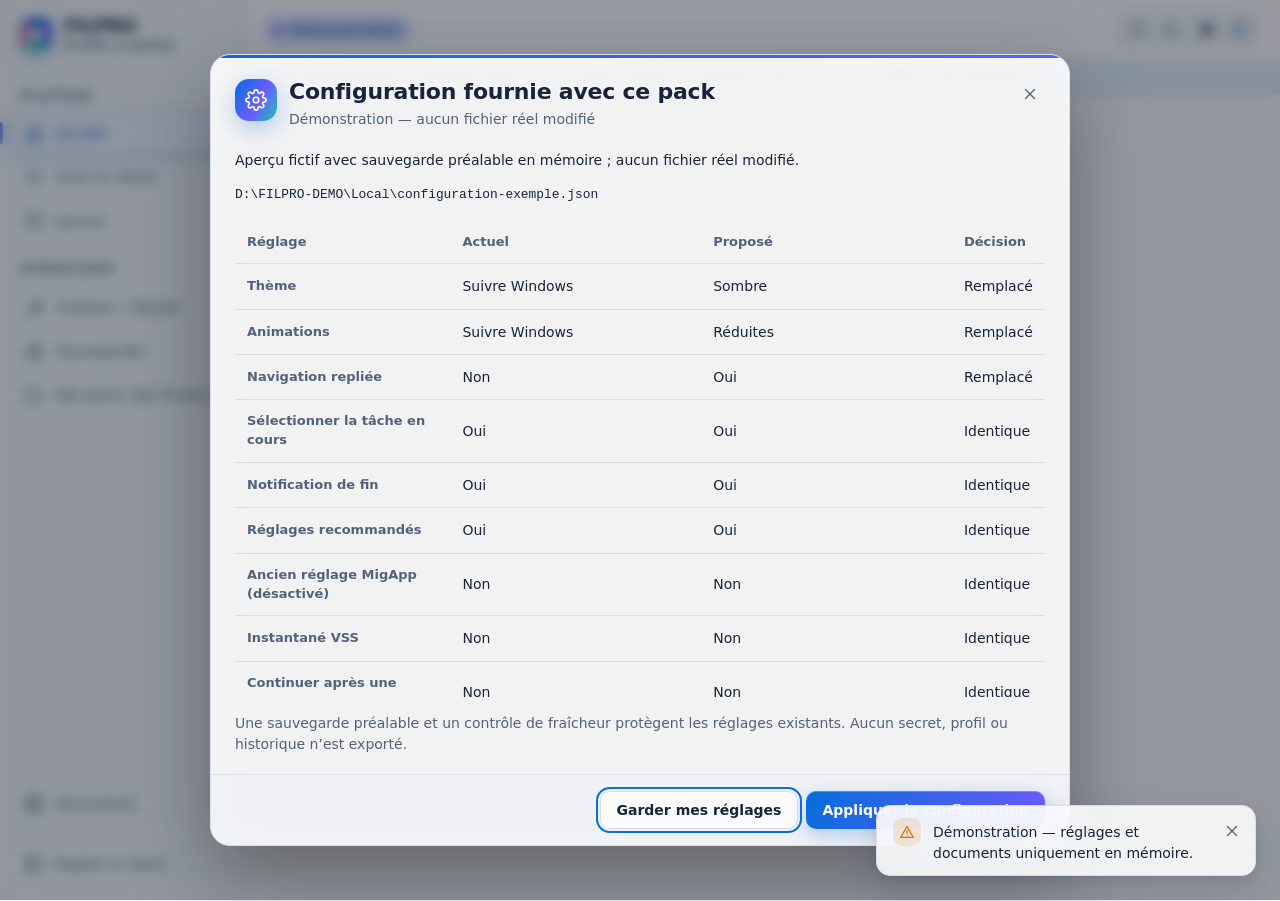
<file: v2/web/index.html>
<!doctype html>
<html lang="fr" data-motion="full">
<head>
  <meta charset="utf-8">
  <meta http-equiv="Content-Security-Policy" content="default-src 'self'; script-src 'self'; style-src 'self'; img-src 'self' data:; font-src 'self'; connect-src 'none'; object-src 'none'; base-uri 'none'; form-action 'none'">
  <meta name="viewport" content="width=device-width, initial-scale=1">
  <meta name="color-scheme" content="light dark">
  <title>FILPRO</title>
  <link rel="stylesheet" href="css/tokens.css">
  <link rel="stylesheet" href="css/base.css">
  <link rel="stylesheet" href="css/layout.css">
  <link rel="stylesheet" href="css/motion.css">
  <link rel="stylesheet" href="css/components.css">
  <link rel="stylesheet" href="css/shell.css">
  <link rel="stylesheet" href="css/kit.css">
  <link rel="stylesheet" href="css/filpro-shell.css">
  <link rel="stylesheet" href="css/filpro-workflows.css">
  <script src="js/boot.js"></script>
</head>
<body>
  <svg class="svg-defs" width="0" height="0" aria-hidden="true" focusable="false">
    <defs>
      <linearGradient id="spark-fill" x1="0" y1="0" x2="0" y2="1">
        <stop class="spark-stop-0" offset="0"/>
        <stop class="spark-stop-1" offset="1"/>
      </linearGradient>
      <linearGradient id="ring-grad" x1="0" y1="0" x2="1" y2="1">
        <stop class="ring-stop-0" offset="0"/>
        <stop class="ring-stop-1" offset=".55"/>
        <stop class="ring-stop-2" offset="1"/>
      </linearGradient>
    </defs>
  </svg>
  <div id="app"><p class="boot">FILPRO démarre…</p></div>
  <script type="module" src="js/app.js"></script>
</body>
</html>
</file>
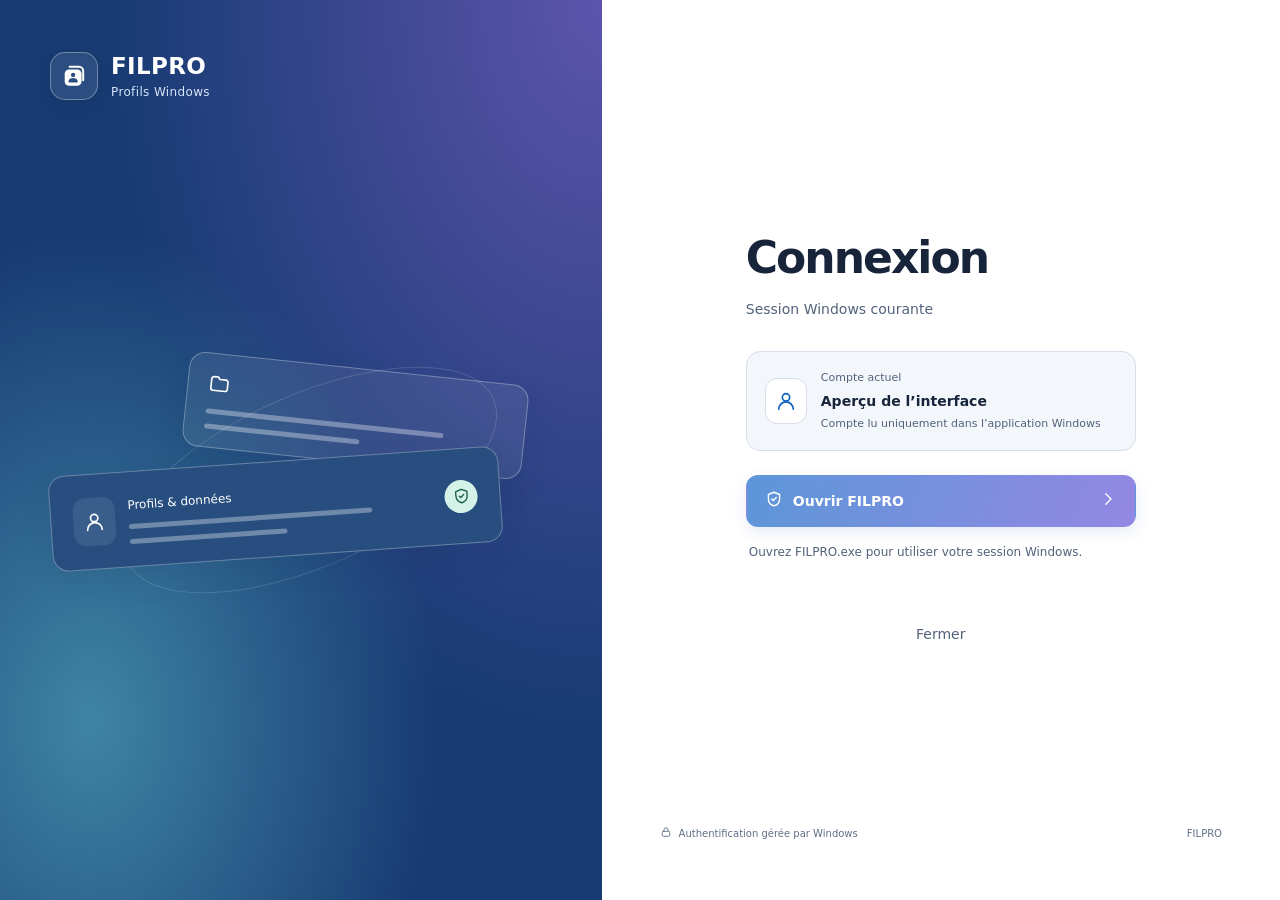
<file: v2/web/login.html>
<!doctype html>
<html lang="fr" data-motion="system">
<head>
  <meta charset="utf-8">
  <meta http-equiv="Content-Security-Policy" content="default-src 'self'; script-src 'self'; style-src 'self'; img-src 'self' data:; font-src 'self'; connect-src 'none'; object-src 'none'; base-uri 'none'; form-action 'none'">
  <meta name="viewport" content="width=device-width, initial-scale=1">
  <meta name="color-scheme" content="light dark">
  <title>Connexion · FILPRO</title>
  <link rel="stylesheet" href="css/tokens.css">
  <link rel="stylesheet" href="css/base.css">
  <link rel="stylesheet" href="css/login.css">
</head>
<body>
  <main class="entry">
    <section class="entry-story" aria-label="FILPRO">
      <div class="entry-brand"><span class="entry-mark" data-icon="filpro"></span><span>FILPRO<small>Profils Windows</small></span></div>
      <div class="entry-illustration" aria-hidden="true"><div class="entry-orbit"></div><div class="entry-file entry-file-back"><span data-icon="folder"></span><i></i><i></i></div><div class="entry-file entry-file-front"><span class="entry-file-symbol" data-icon="user"></span><div><b>Profils &amp; données</b><i></i><i></i></div><span class="entry-file-seal" data-icon="shield"></span></div></div>
    </section>
    <section class="entry-access" aria-labelledby="entry-title">
      <div class="entry-access-inner">
        <h1 id="entry-title">Connexion</h1>
        <p class="entry-intro">Session Windows courante</p>
        <div class="entry-account"><span class="entry-avatar" data-icon="user"></span><div><span class="entry-account-label">Compte actuel</span><strong data-account>Lecture de la session…</strong><span class="entry-account-detail" data-access>Vérification de l’accès</span></div></div>
        <button class="entry-open" type="button" data-open disabled><span data-icon="shield"></span><span data-open-label>Ouvrir FILPRO</span><span class="entry-arrow" data-icon="chevronRight"></span></button>
        <p class="entry-explanation" data-explanation>Windows vous demandera l’autorisation administrateur pour gérer les profils de ce poste.</p>
        <div class="entry-message" role="status" aria-live="polite" data-message></div>
        <button class="entry-close" type="button" data-close>Fermer</button>
      </div>
      <footer class="entry-access-footer"><span class="entry-small-lock" data-icon="lock"></span><span>Authentification gérée par Windows</span><span class="entry-version" data-version>FILPRO</span></footer>
    </section>
  </main>
  <script type="module" src="js/login.js"></script>
</body>
</html>
</file>
<file: v2/web/css/tokens.css>
/* Domenia 2 design tokens. Colours inherit the Domenia 1 palette (SupportSuite.UI.json). Every pair the interface really
   paints meets WCAG 2.x on the three themes (4.5:1 for text, 3:1 for large text and graphics; checked by
   ShellStaticChecksTests and measured live in « Aide et interface » › Apparence): faint text, warning text, input borders and
   the state marks of the light theme, the primary button and input borders of the dark theme, and the selected row of the
   high contrast theme were darkened or lightened on 22 October 2026 (TRV-009). */
:root {
  color-scheme: light;
  /* Surfaces */
  --bg: #f3f6fb;
  --bg-elevated: #ffffff;
  --bg-sunken: #eaf0f8;
  --bg-input: #ffffff;
  --bg-hover: #f0f6ff;
  --bg-selected: #dfedff;
  --nav-bg: #eef3fa;
  --glass: rgba(255, 255, 255, .72);
  --border: #d7dee9;
  --border-strong: #8392a8;
  /* Text */
  --text: #17243a;
  --text-muted: #52627b;
  --text-faint: #5f6f87;
  --text-on-accent: #ffffff;
  /* Accent */
  --accent: #066ddb;
  --accent-hover: #0a5fbf;
  --accent-soft: #e8f2ff;
  --accent-text: #075ebd;
  --accent-glow: rgba(6, 109, 219, .28);
  /* States (text on soft background, mark for dots and bars) */
  --ok: #15803d;   --ok-soft: #dcfce7;   --ok-mark: #16a34a;
  --warn: #8a5300; --warn-soft: #fef3c7; --warn-mark: #d97706;
  --alert: #b91c1c; --alert-soft: #fee2e2; --alert-mark: #ef4444;
  --info: #1d4ed8; --info-soft: #dbeafe; --info-mark: #3b82f6;
  --off: #475569;  --off-soft: #e2e8f0;  --off-mark: #94a3b8;
  --danger: #bc263d; --danger-hover: #a51f34;
  /* Categorical chart series (pastels, state colours stay reserved) */
  --c1: #9dc1f2; --c2: #c4b3f2; --c3: #8ed3cc; --c4: #f2b0cc;
  --c5: #9ad5ee; --c6: #f5bfa8; --c7: #ddb8ee; --c8: #b8cba6;
  --c-edge: rgba(23, 36, 58, .28);

  /* Typography */
  --font: "Segoe UI Variable Text", "Segoe UI", system-ui, sans-serif;
  --font-display: "Segoe UI Variable Display", "Segoe UI Semibold", "Segoe UI", system-ui, sans-serif;
  --font-mono: "Cascadia Mono", "Cascadia Code", Consolas, monospace;
  --fs-caption: .75rem;
  --fs-small: .8125rem;
  --fs-body: .875rem;
  --fs-subtitle: 1rem;
  --fs-section: 1.125rem;
  --fs-title: 1.375rem;
  --fs-page: 1.75rem;
  --fs-display: 2.5rem;
  --lh: 1.45;

  /* Spacing (4 px grid) */
  --s1: 4px; --s2: 8px; --s3: 12px; --s4: 16px; --s5: 20px; --s6: 24px; --s8: 32px; --s10: 40px; --s12: 48px;

  /* Shape */
  --r-sm: 6px; --r: 10px; --r-lg: 14px; --r-xl: 20px; --r-pill: 999px;
  --shadow-1: 0 1px 2px rgba(15, 30, 60, .06), 0 1px 1px rgba(15, 30, 60, .04);
  --shadow-2: 0 4px 12px rgba(15, 30, 60, .08), 0 1px 3px rgba(15, 30, 60, .06);
  --shadow-3: 0 16px 40px rgba(15, 30, 60, .14), 0 4px 12px rgba(15, 30, 60, .08);
  --ring: 0 0 0 3px var(--accent-glow);

  /* Motion: rich by default (David, 21/10: « à mort d'animation »); "réduites" is an operator setting */
  --ease-out: cubic-bezier(.16, 1, .3, 1);
  --ease-in-out: cubic-bezier(.65, 0, .35, 1);
  --ease-spring: cubic-bezier(.34, 1.56, .64, 1);
  --ease-bounce: linear(0, .004, .016, .035, .063 9.1%, .141, .25, .391, .563, .765, 1 36.4%, .946, .908 41.4%, .892, .885, .887 45.5%, .896, .914, .942 51.5%, 1 56.6%, .981, .973 63.6%, .972, .976, .985 72.7%, 1 77.3%, .996 85.9%, 1);
  --t-fast: 160ms;
  --t: 280ms;
  --t-slow: 520ms;
  --t-page: 460ms;
  --t-chart: 1200ms;
  --stagger: 55ms;
  /* Brand gradient used by hero surfaces, primary buttons and the logo */
  --brand-1: #066ddb; --brand-2: #6a5cff; --brand-3: #19c3b2; --brand-4: #ff7ab6;
  --brand-gradient: linear-gradient(120deg, var(--brand-1), var(--brand-2) 55%, var(--brand-3));
  /* Text and icons drawn on the brand colours (marks, icons of panels and dialogs, avatars) */
  --on-brand: #ffffff;

  /* Layout */
  --nav-w: 248px;
  --nav-w-collapsed: 72px;
  --topbar-h: 60px;
  --content-max: 1680px;
}

:root[data-theme="dark"] {
  color-scheme: dark;
  --bg: #0d1625;
  --bg-elevated: #172437;
  --bg-sunken: #0a121f;
  --bg-input: #13203a;
  --bg-hover: #1d3050;
  --bg-selected: #254d7c;
  --nav-bg: #101b2c;
  --glass: rgba(16, 26, 41, .72);
  --border: #2b3d57;
  --border-strong: #64809f;
  --text: #edf4ff;
  --text-muted: #bfcee2;
  --text-faint: #8ea2bf;
  --accent: #2470d6;
  --accent-hover: #1f6fd1;
  --accent-soft: #1c3553;
  --accent-text: #8bbeff;
  --accent-glow: rgba(47, 134, 232, .35);
  --ok: #86efac;   --ok-soft: rgba(34, 197, 94, .16);
  --warn: #fcd34d; --warn-soft: rgba(245, 158, 11, .16);
  --alert: #fca5a5; --alert-soft: rgba(239, 68, 68, .16);
  --info: #93c5fd; --info-soft: rgba(59, 130, 246, .16);
  --off: #cbd5e1;  --off-soft: rgba(148, 163, 184, .16);
  --danger: #e0475f; --danger-hover: #ea5d73;
  --c-edge: transparent;
  --shadow-1: 0 1px 2px rgba(0, 0, 0, .3);
  --shadow-2: 0 6px 18px rgba(0, 0, 0, .35);
  --shadow-3: 0 20px 48px rgba(0, 0, 0, .5);
}

/* High contrast: Windows forced colours, or the explicit "Contraste élevé" theme. */
:root[data-theme="contrast"] {
  color-scheme: dark;
  --bg: #000000; --bg-elevated: #000000; --bg-sunken: #000000; --bg-input: #000000;
  --bg-hover: #1a1a1a; --bg-selected: #005a66; --nav-bg: #000000; --glass: #000000;
  --border: #ffffff; --border-strong: #ffffff;
  --text: #ffffff; --text-muted: #ffffff; --text-faint: #ffffff; --text-on-accent: #000000;
  --accent: #1aebff; --accent-hover: #ffff00; --accent-soft: #000000; --accent-text: #ffff00; --accent-glow: #ffff00;
  --ok: #3ff23f; --warn: #ffff00; --alert: #ff6b6b; --info: #1aebff; --off: #ffffff;
  --ok-soft: #000000; --warn-soft: #000000; --alert-soft: #000000; --info-soft: #000000; --off-soft: #000000;
  --shadow-1: none; --shadow-2: none; --shadow-3: none;
  /* No blue-violet gradient in high contrast: the brand colours become the solid accent of the theme, with black
     marks and icons on them (the accent is light). */
  --brand-1: #1aebff; --brand-2: #1aebff; --brand-3: #1aebff; --brand-4: #ffff00;
  --brand-gradient: linear-gradient(#1aebff, #1aebff);
  --on-brand: #000000;
}

/* "Réduire les animations" (operator setting), or "Suivre Windows" when Windows asks for it. Rich motion stays the
   default even when Windows animations are off, which is common in domain VMs and RDP sessions. */
:root[data-motion="reduced"] { --t-fast: 1ms; --t: 1ms; --t-slow: 1ms; --t-page: 1ms; --t-chart: 1ms; --stagger: 0ms; }
@media (prefers-reduced-motion: reduce) {
  :root[data-motion="system"] { --t-fast: 1ms; --t: 1ms; --t-slow: 1ms; --t-page: 1ms; --t-chart: 1ms; --stagger: 0ms; }
}
</file>
<file: v2/web/css/base.css>
*, *::before, *::after { box-sizing: border-box; }
html, body { height: 100%; }
body {
  margin: 0;
  font-family: var(--font);
  font-size: var(--fs-body);
  line-height: var(--lh);
  color: var(--text);
  background: var(--bg);
  -webkit-font-smoothing: antialiased;
  text-rendering: optimizeLegibility;
  overflow: hidden;
}
h1, h2, h3, h4 { margin: 0; font-family: var(--font-display); font-weight: 600; letter-spacing: -.01em; }
h1 { font-size: var(--fs-page); line-height: 1.2; }
h2 { font-size: var(--fs-title); }
h3 { font-size: var(--fs-section); }
h4 { font-size: var(--fs-subtitle); }
p { margin: 0; }
a { color: var(--accent-text); text-decoration: none; }
a:hover { text-decoration: underline; }
button, input, select, textarea { font: inherit; color: inherit; }
code, kbd, .mono { font-family: var(--font-mono); font-size: .92em; }
kbd {
  display: inline-block; min-width: 1.6em; padding: 0 .4em; border-radius: 5px;
  border: 1px solid var(--border-strong); border-bottom-width: 2px;
  background: var(--bg-elevated); color: var(--text-muted); font-size: var(--fs-caption); text-align: center;
}
:focus { outline: none; }
:focus-visible { outline: 2px solid var(--accent); outline-offset: 2px; border-radius: var(--r-sm); }
::selection { background: var(--accent-soft); color: var(--text); }
:root[data-theme="contrast"] ::selection { background: var(--accent); color: #000; }

/* Thin scrollbars that follow the theme */
* { scrollbar-width: thin; scrollbar-color: var(--border-strong) transparent; }
::-webkit-scrollbar { width: 10px; height: 10px; }
::-webkit-scrollbar-thumb { background: var(--border-strong); border-radius: 10px; border: 3px solid transparent; background-clip: content-box; }
::-webkit-scrollbar-thumb:hover { background-color: var(--text-faint); }

.visually-hidden { position: absolute !important; width: 1px; height: 1px; overflow: hidden; clip: rect(0 0 0 0); white-space: nowrap; }
.muted { color: var(--text-muted); }
.faint { color: var(--text-faint); }
.num { font-variant-numeric: tabular-nums; }
</file>
<file: v2/web/css/layout.css>
/* Application shell: navigation rail, glass top bar, mode banner, scrolling content, help panel beside the work. */
.shell {
  --help-w: 380px;
  display: grid;
  grid-template-columns: var(--nav-w) minmax(0, 1fr);
  /* Rows: top bar, mode banner, request waiting in the page (TRV-058), content. An empty row takes no height. */
  grid-template-rows: var(--topbar-h) auto auto minmax(0, 1fr);
  grid-template-areas: "nav top" "nav banner" "nav request" "nav main";
  height: 100vh;
  /* No transition on the columns (it would lay the whole window out on every frame): app.js slides the content
     column with a transform after the switch. */
}
.shell.nav-collapsed { grid-template-columns: var(--nav-w-collapsed) minmax(0, 1fr); }

/* Navigation */
.nav {
  grid-area: nav;
  display: flex; flex-direction: column;
  position: relative; z-index: 6;
  background: color-mix(in srgb, var(--nav-bg) 72%, transparent);
  backdrop-filter: blur(18px) saturate(160%);
  border-right: 1px solid color-mix(in srgb, var(--border) 70%, transparent);
  padding: var(--s3) var(--s3) var(--s4);
  gap: var(--s1);
  overflow: hidden auto;
}
.brand {
  display: flex; align-items: center; gap: var(--s3);
  height: 44px; padding: 0 var(--s2); margin-bottom: var(--s3);
  font-family: var(--font-display); font-size: 1.15rem; font-weight: 700; letter-spacing: -.02em;
}
.brand-mark {
  position: relative; overflow: hidden; isolation: isolate;
  flex: none; width: 32px; height: 32px; border-radius: 10px;
  background: var(--brand-1);
  box-shadow: 0 6px 16px var(--accent-glow);
  display: grid; place-items: center; color: var(--on-brand);
}
/* The conic layer itself turns (transform only, no repaint on each frame); the mark clips it. */
.brand-mark::before {
  content: ""; position: absolute; inset: -50%; z-index: -1;
  background: conic-gradient(var(--brand-1), var(--brand-2), var(--brand-3), var(--brand-4), var(--brand-1));
  animation: none;
}
.brand-mark svg { width: 18px; height: 18px; }
.nav-section {
  margin: var(--s4) var(--s2) var(--s1);
  font-size: var(--fs-caption); font-weight: 600; text-transform: uppercase; letter-spacing: .08em;
  color: var(--text-faint);
}
.nav-item {
  position: relative; isolation: isolate;
  display: flex; align-items: center; gap: var(--s3);
  height: 40px; padding: 0 var(--s3);
  border-radius: var(--r);
  color: var(--text-muted);
  font-weight: 500;
  cursor: pointer; user-select: none;
  border: 0; background: none; width: 100%; text-align: left;
}
/* Hover surface: a layer that fades in (opacity only, no animated colour). */
.nav-item::before { content: ""; position: absolute; inset: 0; z-index: -1; border-radius: inherit; background: var(--bg-hover); opacity: 0; transition: opacity var(--t-fast) ease; pointer-events: none; }
.nav-item:hover::before { opacity: 1; }
.nav-item[aria-disabled="true"] { color: var(--text-faint); cursor: not-allowed; }
.nav-item[aria-disabled="true"] svg { opacity: .55; }
.nav-item svg { flex: none; width: 20px; height: 20px; }
.nav-item:hover { color: var(--text); }
.nav-item { z-index: 1; }
.nav-item svg { transition: transform var(--t) var(--ease-spring); }
.nav-item:hover svg { transform: scale(1.12) rotate(-4deg); }
.nav-item[aria-current="page"] { color: var(--accent-text); background: none; }
/* Sliding pill behind the current item (JS sets --y and --h) */
.nav-pill {
  position: absolute; left: var(--s3); right: var(--s3); top: 0; height: var(--h, 40px);
  transform: translateY(var(--y, -100px)); border-radius: var(--r);
  background: var(--accent-soft);
  box-shadow: inset 0 0 0 1px color-mix(in srgb, var(--accent) 25%, transparent), 0 6px 18px color-mix(in srgb, var(--accent) 16%, transparent);
  transition: transform var(--t-slow) var(--ease-spring);
  pointer-events: none;
}
.nav-pill::before {
  content: ""; position: absolute; left: calc(-1 * var(--s3)); top: 9px; bottom: 9px; width: 3px; border-radius: 0 3px 3px 0;
  background: var(--brand-gradient);
}
.nav-item .count {
  margin-left: auto; min-width: 22px; padding: 1px 7px; border-radius: var(--r-pill);
  background: var(--bg-elevated); border: 1px solid var(--border); font-size: var(--fs-caption); text-align: center;
}
.nav-spacer { flex: 1; min-height: var(--s4); }
.shell.nav-collapsed .nav-label, .shell.nav-collapsed .nav-section, .shell.nav-collapsed .brand-name, .shell.nav-collapsed .nav-item .count { display: none; }
.shell.nav-collapsed .nav-item { justify-content: center; padding: 0; }

/* Width of the menu, at the pointer (edge) and at the keyboard (TRV-095 improvement). */
.nav-grip {
  position: absolute; top: 0; bottom: 0; right: -3px; width: 7px; z-index: 3; cursor: col-resize; touch-action: none;
}
.nav-grip::after {
  content: ""; position: absolute; top: 0; bottom: 0; left: 3px; width: 1px; background: var(--accent);
  opacity: 0; transform: scaleY(.6); transition: opacity var(--t-fast), transform var(--t) var(--ease-out);
}
.nav-grip:hover::after, .nav-grip:focus-visible::after, .shell.nav-resizing .nav-grip::after { opacity: 1; transform: none; }
.nav-grip:focus-visible { outline: none; }
.shell.nav-collapsed .nav-grip { display: none; }
.shell.nav-resizing { cursor: col-resize; user-select: none; }

/* Top bar */
.topbar {
  grid-area: top;
  position: relative; z-index: 5;
  display: flex; align-items: center; gap: var(--s2);
  padding: 0 var(--s5) 0 var(--s4);
  background: color-mix(in srgb, var(--glass) 80%, transparent);
  backdrop-filter: saturate(170%) blur(18px);
  border-bottom: 1px solid color-mix(in srgb, var(--border) 70%, transparent);
  min-width: 0;
}
.topbar .search-trigger {
  flex: 0 1 560px;
  display: flex; align-items: center; gap: var(--s3);
  height: 38px; padding: 0 var(--s3);
  border-radius: var(--r);
  border: 1px solid var(--border);
  background: var(--bg-input);
  color: var(--text-faint);
  cursor: text;
}
.topbar .search-trigger:hover { border-color: var(--accent); box-shadow: var(--ring); }
.topbar .search-trigger svg { width: 18px; height: 18px; flex: none; }
.topbar .search-trigger span { overflow: hidden; text-overflow: ellipsis; white-space: nowrap; }
.topbar .search-trigger kbd { margin-left: auto; }
.topbar-spacer { flex: 1; min-width: var(--s2); }

/* Main content */
.main { grid-area: main; overflow: auto; scroll-behavior: smooth; position: relative; min-width: 0; }
/* The help panel sits beside the work: the content column keeps every pixel it can still show. */
.shell.has-help > .main { padding-right: var(--help-w); }
/* Thin animated progress line under the top bar while a request is running */
.busy-line { position: absolute; left: 0; right: 0; bottom: -1px; height: 2px; overflow: hidden; opacity: 0; transition: opacity var(--t); }
.busy-line.on { opacity: 1; }
.busy-line::after { content: ""; position: absolute; top: 0; bottom: 0; width: 35%; background: var(--brand-gradient); border-radius: 2px; animation: busy 1.1s var(--ease-in-out) infinite; }
@keyframes busy { from { transform: translateX(-100%); } to { transform: translateX(300%); } }
.page {
  max-width: var(--content-max);
  margin: 0 auto;
  padding: var(--s8) var(--s8) var(--s12);
  view-transition-name: page;
}
.page-header { display: flex; align-items: flex-end; gap: var(--s4); margin-bottom: var(--s6); flex-wrap: wrap; }
.page-header .titles { display: grid; gap: var(--s1); }
.page-header .subtitle { color: var(--text-muted); font-size: var(--fs-subtitle); }
.page-header .actions { margin-left: auto; display: flex; gap: var(--s2); flex-wrap: wrap; }

/* Fluid card grid */
.grid { display: grid; gap: var(--s5); grid-template-columns: repeat(12, minmax(0, 1fr)); }
.span-3 { grid-column: span 3; } .span-4 { grid-column: span 4; } .span-5 { grid-column: span 5; }
.span-6 { grid-column: span 6; } .span-7 { grid-column: span 7; } .span-8 { grid-column: span 8; } .span-12 { grid-column: span 12; }
@media (max-width: 1400px) { .span-3 { grid-column: span 6; } .span-4 { grid-column: span 6; } .span-5, .span-7 { grid-column: span 12; } }
@media (max-width: 1100px) { .span-6, .span-8 { grid-column: span 12; } .page { padding: var(--s6); } }
@media (max-width: 900px) { .shell { grid-template-columns: var(--nav-w-collapsed) minmax(0, 1fr); } .shell .nav-label, .shell .nav-section, .shell .brand-name { display: none; } .span-3, .span-4 { grid-column: span 12; } }

/* ---------- Short or low windows (TRV-094): display state only, never saved ---------- */
:root[data-short] .page { padding-top: var(--s6); }
:root[data-short] .page-header { margin-bottom: var(--s4); }
:root[data-low] .page { padding: var(--s4) var(--s5) var(--s8); }
:root[data-low] .grid { gap: var(--s4); }
:root[data-low] .card { padding: var(--s4); }
:root[data-tiny] .page-header .subtitle { display: none; }
:root[data-low] .shell { --topbar-h: 52px; }
</file>
<file: v2/web/css/motion.css>
/* Domenia 2 motion layer: living background, glass, spotlight, staggered entrances, view transitions.
   Everything animates transform, opacity or filter only (GPU), and stops under "réduire les animations". */

/* ---------- Living aurora background ---------- */
.aurora {
  position: fixed; inset: -20vmax; z-index: -1; pointer-events: none;
  background:
    radial-gradient(40vmax 40vmax at 15% 20%, color-mix(in srgb, var(--accent) 34%, transparent), transparent 60%),
    radial-gradient(35vmax 35vmax at 85% 15%, color-mix(in srgb, #7c5cff 30%, transparent), transparent 60%),
    radial-gradient(45vmax 45vmax at 70% 85%, color-mix(in srgb, #19c3b2 26%, transparent), transparent 60%),
    radial-gradient(30vmax 30vmax at 20% 90%, color-mix(in srgb, #ff7ab6 20%, transparent), transparent 60%),
    var(--bg);
  filter: blur(30px) saturate(140%);
  animation: aurora-drift 38s var(--ease-in-out) infinite alternate;
  opacity: .55;
}
:root[data-theme="dark"] .aurora { opacity: .7; }
:root[data-theme="contrast"] .aurora { display: none; }
.aurora::after {
  /* Fine animated grain, so gradients never band */
  content: ""; position: absolute; inset: 0;
  background-image: radial-gradient(rgba(255,255,255,.05) 1px, transparent 1px);
  background-size: 3px 3px; mix-blend-mode: overlay;
}
@keyframes aurora-drift {
  0%   { transform: translate3d(0, 0, 0) rotate(0deg) scale(1); }
  33%  { transform: translate3d(4vmax, -3vmax, 0) rotate(8deg) scale(1.06); }
  66%  { transform: translate3d(-3vmax, 4vmax, 0) rotate(-6deg) scale(1.03); }
  100% { transform: translate3d(2vmax, 2vmax, 0) rotate(4deg) scale(1.08); }
}

/* ---------- Glass surfaces ---------- */
.glass {
  background: color-mix(in srgb, var(--bg-elevated) 68%, transparent);
  backdrop-filter: blur(18px) saturate(170%);
  border: 1px solid color-mix(in srgb, var(--border) 70%, transparent);
}

/* ---------- Cursor spotlight and border glow on cards ---------- */
.spot { position: relative; isolation: isolate; }
.spot::before {
  content: ""; position: absolute; inset: -1px; border-radius: inherit; z-index: -1; pointer-events: none;
  background: radial-gradient(420px circle at var(--mx, 50%) var(--my, 50%), color-mix(in srgb, var(--accent) 55%, transparent), transparent 45%);
  opacity: 0; transition: opacity var(--t-slow) var(--ease-out);
  -webkit-mask: linear-gradient(#000 0 0) content-box, linear-gradient(#000 0 0);
  -webkit-mask-composite: xor; mask-composite: exclude; padding: 1px;
}
.spot::after {
  content: ""; position: absolute; inset: 0; border-radius: inherit; pointer-events: none;
  background: radial-gradient(600px circle at var(--mx, 50%) var(--my, 50%), color-mix(in srgb, var(--accent) 10%, transparent), transparent 40%);
  opacity: 0; transition: opacity var(--t-slow) var(--ease-out);
}
.spot:hover::before, .spot:hover::after { opacity: 1; }

/* Subtle 3D tilt driven by JS (--rx, --ry) */
.tilt { transform: perspective(900px) rotateX(var(--rx, 0deg)) rotateY(var(--ry, 0deg)) translateZ(0); transition: transform var(--t-slow) var(--ease-out); will-change: transform; }

/* ---------- Entrances ---------- */
.reveal { opacity: 0; transform: translateY(18px) scale(.985); filter: blur(6px); }
.reveal.in { animation: reveal-in var(--t-slow) var(--ease-out) forwards; animation-delay: calc(var(--i, 0) * var(--stagger)); }
@keyframes reveal-in { to { opacity: 1; transform: none; filter: none; } }

.pop { animation: pop var(--t) var(--ease-spring); }
@keyframes pop { from { transform: scale(.92); opacity: 0; } to { transform: none; opacity: 1; } }

@keyframes nav-indicator { from { transform: scaleY(0); } to { transform: scaleY(1); } }

/* ---------- Page transitions (View Transitions API) ---------- */
::view-transition-old(page) { animation: page-out 220ms var(--ease-in-out) both; }
::view-transition-new(page) { animation: page-in 420ms var(--ease-out) both; }
@keyframes page-out { to { opacity: 0; transform: translateY(-10px) scale(.99); filter: blur(4px); } }
@keyframes page-in { from { opacity: 0; transform: translateY(16px) scale(1.01); filter: blur(6px); } }

/* ---------- Shimmer skeletons ---------- */
.skeleton {
  position: relative; overflow: hidden; border-radius: var(--r-sm);
  background: color-mix(in srgb, var(--text) 7%, transparent);
}
.skeleton::after {
  content: ""; position: absolute; inset: 0;
  background: linear-gradient(100deg, transparent 20%, color-mix(in srgb, var(--bg-elevated) 70%, transparent) 50%, transparent 80%);
  transform: translateX(-100%); animation: shimmer 1.4s infinite;
}
@keyframes shimmer { to { transform: translateX(100%); } }

/* ---------- Glowing pulses for live states ---------- */
.pulse { position: relative; }
.pulse::after {
  content: ""; position: absolute; inset: -4px; border-radius: 50%;
  border: 2px solid currentColor; opacity: 0; animation: pulse-ring 2.2s var(--ease-out) infinite;
}
@keyframes pulse-ring { 0% { transform: scale(.6); opacity: .7; } 100% { transform: scale(1.8); opacity: 0; } }

/* Animated gradient text for titles. background-position repaints on every frame, so the flow runs two
   seamless cycles after each render, then the title rests (the page goes back to idle).
   -183.333 % moves the image by exactly one tile (220 % wide), so the end matches the start. */
.gradient-text {
  background: linear-gradient(90deg, var(--text) 0%, var(--accent-text) 30%, #8b5cf6 55%, var(--text) 80%);
  background-size: 220% 100%;
  -webkit-background-clip: text; background-clip: text; color: transparent;
  animation: gradient-flow 9s linear 2;
}
@keyframes gradient-flow { to { background-position: -183.333% 0; } }
:root[data-theme="contrast"] .gradient-text { background: none; color: var(--text); animation: none; }

/* Shared rotation (compositor only) */
@keyframes turn { to { transform: rotate(1turn); } }

/* Ripple on buttons (JS places --rx/--ry) */
.ripple { position: absolute; border-radius: 50%; transform: scale(0); background: currentColor; opacity: .28; pointer-events: none; animation: ripple 650ms var(--ease-out) forwards; }
@keyframes ripple { to { transform: scale(4); opacity: 0; } }

/* Scroll-driven reveal for long pages (Chromium) */
@supports (animation-timeline: view()) {
  .scroll-reveal { animation: reveal-in linear both; animation-timeline: view(); animation-range: entry 0% cover 25%; }
}

/* ---------- Reduced motion: the operator's choice, or Windows when the operator follows it ---------- */
:root[data-motion="reduced"] *, :root[data-motion="reduced"] *::before, :root[data-motion="reduced"] *::after { animation-duration: 1ms !important; animation-iteration-count: 1 !important; animation-delay: 0ms !important; transition-duration: 1ms !important; }
:root[data-motion="reduced"] .aurora, :root[data-motion="reduced"] .orb { animation: none !important; }
:root[data-motion="reduced"] .reveal { opacity: 1; transform: none; filter: none; }
:root[data-motion="reduced"] .tilt { transform: none !important; }
@media (prefers-reduced-motion: reduce) {
  :root[data-motion="system"] *, :root[data-motion="system"] *::before, :root[data-motion="system"] *::after { animation-duration: 1ms !important; animation-iteration-count: 1 !important; animation-delay: 0ms !important; transition-duration: 1ms !important; }
  :root[data-motion="system"] .reveal { opacity: 1; transform: none; filter: none; }
  :root[data-motion="system"] .tilt { transform: none !important; }
}
</file>
<file: v2/web/css/components.css>
/* Domenia 2 components: buttons, cards, KPI tiles, chips, inputs, tabs, tables, overlays. */

/* ---------- Buttons ---------- */
.btn {
  position: relative; overflow: hidden; isolation: isolate;
  display: inline-flex; align-items: center; justify-content: center; gap: var(--s2);
  height: 38px; padding: 0 var(--s4); border-radius: var(--r);
  border: 1px solid var(--border); background: var(--bg-elevated); color: var(--text);
  font-weight: 600; cursor: pointer; user-select: none; white-space: nowrap;
  box-shadow: var(--shadow-1);
  transition: transform var(--t-fast) var(--ease-spring), box-shadow var(--t) var(--ease-out), border-color var(--t-fast), background var(--t-fast);
}
.btn svg { width: 18px; height: 18px; flex: none; }
.btn:hover { border-color: var(--border-strong); box-shadow: var(--shadow-2); transform: translateY(-1px); }
.btn:active { transform: translateY(0) scale(.97); }
.btn:disabled { opacity: .5; pointer-events: none; }
.btn.primary {
  border: 0; color: var(--text-on-accent);
  background: var(--brand-gradient); background-size: 180% 100%; background-position: 0 0;
  box-shadow: 0 6px 18px var(--accent-glow), inset 0 1px 0 rgba(255,255,255,.25);
  transition: background-position var(--t-slow) var(--ease-out), transform var(--t-fast) var(--ease-spring), box-shadow var(--t) var(--ease-out);
}
.btn.primary:hover { background-position: 100% 0; box-shadow: 0 10px 28px var(--accent-glow), inset 0 1px 0 rgba(255,255,255,.3); }
/* Light sweep across primary buttons on hover */
.btn.primary::after {
  content: ""; position: absolute; inset: 0; z-index: -1;
  background: linear-gradient(110deg, transparent 30%, rgba(255,255,255,.35) 50%, transparent 70%);
  transform: translateX(-120%); transition: transform 700ms var(--ease-out);
}
.btn.primary:hover::after { transform: translateX(120%); }
.btn.ghost { background: transparent; border-color: transparent; box-shadow: none; color: var(--text-muted); }
.btn.ghost:hover { background: var(--bg-hover); color: var(--text); }
.btn.danger { background: var(--danger); border: 0; color: #fff; box-shadow: 0 6px 18px color-mix(in srgb, var(--danger) 35%, transparent); }
.btn.icon { width: 38px; padding: 0; }
.btn.sm { height: 30px; padding: 0 var(--s3); font-size: var(--fs-small); }
.btn.icon.sm { width: 30px; }
:root[data-theme="contrast"] .btn.primary { background: var(--accent); color: #000; }

/* ---------- Cards ---------- */
.card {
  position: relative; border-radius: var(--r-lg);
  background: color-mix(in srgb, var(--bg-elevated) 78%, transparent);
  backdrop-filter: blur(14px) saturate(160%);
  border: 1px solid color-mix(in srgb, var(--border) 80%, transparent);
  box-shadow: var(--shadow-1);
  padding: var(--s5);
  transition: box-shadow var(--t) var(--ease-out), transform var(--t-slow) var(--ease-out), border-color var(--t);
}
.card:hover { box-shadow: var(--shadow-3); border-color: color-mix(in srgb, var(--accent) 30%, var(--border)); }
.card-head { display: flex; align-items: center; gap: var(--s3); margin-bottom: var(--s4); }
.card-head h3 { font-size: var(--fs-subtitle); }
.card-head .meta { margin-left: auto; color: var(--text-faint); font-size: var(--fs-caption); display: flex; align-items: center; gap: var(--s2); }
.card-icon {
  width: 36px; height: 36px; border-radius: 11px; display: grid; place-items: center; flex: none;
  background: color-mix(in srgb, var(--tone, var(--accent)) 14%, transparent); color: var(--tone, var(--accent));
}
.card-icon svg { width: 20px; height: 20px; }

/* Hero banner with a rotating gradient border and floating orbs */
.hero {
  position: relative; overflow: hidden; border-radius: var(--r-xl);
  padding: var(--s8) var(--s8) var(--s6);
  background: color-mix(in srgb, var(--bg-elevated) 70%, transparent);
  backdrop-filter: blur(20px) saturate(170%);
  isolation: isolate;
}
/* Rotating gradient border (hero, mode chip): a masked 1.5 px frame whose oversized conic layer turns with
   transform only, so the compositor animates it without repainting (no animated custom property). */
.glow-ring {
  position: absolute; inset: 0; z-index: 1; padding: 1.5px; border-radius: inherit; pointer-events: none; overflow: hidden;
  -webkit-mask: linear-gradient(#000 0 0) content-box, linear-gradient(#000 0 0);
  -webkit-mask-composite: xor; mask-composite: exclude;
}
.glow-ring::before {
  content: ""; position: absolute; left: 50%; top: 50%; width: max(150%, 900px); aspect-ratio: 1;
  background: conic-gradient(var(--brand-1), var(--brand-2), var(--brand-3), var(--brand-4), var(--brand-1));
  transform: translate(-50%, -50%);
  animation: glow-turn 8s linear infinite;
}
@keyframes glow-turn { from { transform: translate(-50%, -50%) rotate(0turn); } to { transform: translate(-50%, -50%) rotate(1turn); } }
.orb { position: absolute; border-radius: 50%; filter: blur(40px); opacity: .55; z-index: -1; pointer-events: none; }
.orb.a { width: 280px; height: 280px; right: -60px; top: -90px; background: var(--brand-2); animation: none; }
.orb.b { width: 220px; height: 220px; right: 22%; bottom: -120px; background: var(--brand-3); animation: none; }
.orb.c { width: 160px; height: 160px; left: 40%; top: -80px; background: var(--brand-4); opacity: .35; animation: none; }
@keyframes float-a { to { transform: translate(-60px, 50px) scale(1.15); } }
@keyframes float-b { to { transform: translate(70px, -40px) scale(.9); } }
.hero h1 { font-size: var(--fs-display); line-height: 1.1; letter-spacing: -.03em; }
.hero .lead { margin-top: var(--s2); color: var(--text-muted); font-size: var(--fs-subtitle); max-width: 70ch; }
.hero .hero-row { display: flex; flex-wrap: wrap; gap: var(--s3); margin-top: var(--s5); align-items: center; }
/* Eyebrow above a hero title (Accueil, kit, later screens): icon and label on one line, the icon twinkles twice. */
.hero .eyebrow { display: inline-flex; align-items: center; gap: var(--s2); margin-bottom: var(--s2); font-size: var(--fs-small); font-weight: 700; color: var(--accent-text); }
.hero .eyebrow svg { width: 16px; height: 16px; flex: none; animation: hero-twinkle 2.8s var(--ease-in-out) 2 both; }
@keyframes hero-twinkle { 50% { transform: rotate(18deg) scale(1.2); filter: brightness(1.3); } }
:root[data-theme="contrast"] .glow-ring, :root[data-theme="contrast"] .orb { display: none; }
:root[data-theme="contrast"] .hero { border: 2px solid var(--border); }

/* ---------- KPI tiles ---------- */
.kpi { display: grid; gap: var(--s2); overflow: hidden; }
.kpi .label { display: flex; align-items: center; gap: var(--s2); color: var(--text-muted); font-weight: 600; font-size: var(--fs-small); }
.kpi .value { font-family: var(--font-display); font-size: 2.15rem; font-weight: 700; letter-spacing: -.03em; line-height: 1; font-variant-numeric: tabular-nums; }
.kpi .value small { font-size: .45em; font-weight: 600; color: var(--text-faint); margin-left: 4px; letter-spacing: 0; }
.kpi .foot { display: flex; align-items: center; gap: var(--s2); font-size: var(--fs-caption); color: var(--text-faint); }
.kpi .spark { position: absolute; right: 0; bottom: 0; width: 55%; height: 56px; opacity: .9; pointer-events: none; }
.kpi .spark path.line { fill: none; stroke: var(--tone, var(--accent)); stroke-width: 2; stroke-linecap: round; stroke-linejoin: round; }
.kpi .spark path.area { fill: url(#spark-fill); opacity: .35; }
.delta { display: inline-flex; align-items: center; gap: 2px; padding: 1px 7px; border-radius: var(--r-pill); font-weight: 700; font-size: var(--fs-caption); }
.delta.up { background: var(--ok-soft); color: var(--ok); }
.delta.down { background: var(--alert-soft); color: var(--alert); }
.delta.flat { background: var(--off-soft); color: var(--off); }

/* Charts draw themselves in */
.draw { stroke-dasharray: var(--len, 1000); stroke-dashoffset: var(--len, 1000); animation: draw var(--t-chart) var(--ease-out) forwards; animation-delay: calc(var(--i, 0) * var(--stagger) + 150ms); }
@keyframes draw { to { stroke-dashoffset: 0; } }
.rise { transform-origin: bottom; transform: scaleY(0); animation: rise var(--t-chart) var(--ease-spring) forwards; animation-delay: calc(var(--i, 0) * 40ms + 150ms); }
@keyframes rise { to { transform: scaleY(1); } }

/* Donut / progress ring */
.ring { position: relative; width: 132px; height: 132px; flex: none; }
.ring svg { width: 100%; height: 100%; transform: rotate(-90deg); }
.ring circle { fill: none; stroke-width: 12; stroke-linecap: round; }
.ring .track { stroke: color-mix(in srgb, var(--text) 8%, transparent); }
.ring .center { position: absolute; inset: 0; display: grid; place-items: center; text-align: center; }
.ring .center b { font-family: var(--font-display); font-size: 1.6rem; line-height: 1; }
.ring .center span { display: block; font-size: var(--fs-caption); color: var(--text-faint); }

/* Bars */
.bars { display: flex; align-items: flex-end; gap: 6px; height: 140px; padding-top: var(--s2); }
.bars .bar { flex: 1; border-radius: 6px 6px 3px 3px; background: linear-gradient(180deg, var(--brand-2), var(--brand-1)); min-height: 4px; position: relative; }
.bars .bar:hover { filter: brightness(1.15) saturate(1.2); }
.bars .bar::after { content: attr(data-v); position: absolute; left: 50%; bottom: calc(100% + 6px); transform: translateX(-50%) translateY(4px); opacity: 0; font-size: var(--fs-caption); font-weight: 700; color: var(--text); transition: all var(--t-fast) var(--ease-out); white-space: nowrap; }
.bars .bar:hover::after { opacity: 1; transform: translateX(-50%); }
.bars-x { display: flex; gap: 6px; margin-top: var(--s2); font-size: var(--fs-caption); color: var(--text-faint); }
.bars-x span { flex: 1; text-align: center; }

/* ---------- Status dots, chips, badges ---------- */
.dot { width: 8px; height: 8px; border-radius: 50%; background: var(--tone, var(--off-mark)); flex: none; color: var(--tone, var(--off-mark)); }
.chip {
  display: inline-flex; align-items: center; gap: 6px; height: 26px; padding: 0 10px; border-radius: var(--r-pill);
  background: var(--bg-sunken); border: 1px solid var(--border); font-size: var(--fs-small); font-weight: 600; color: var(--text-muted);
  transition: transform var(--t-fast) var(--ease-spring), background var(--t-fast), border-color var(--t-fast);
}
button.chip { cursor: pointer; }
button.chip:hover { transform: translateY(-1px); border-color: var(--accent); color: var(--accent-text); }
.chip.ok { background: var(--ok-soft); color: var(--ok); border-color: transparent; --tone: var(--ok-mark); }
.chip.warn { background: var(--warn-soft); color: var(--warn); border-color: transparent; --tone: var(--warn-mark); }
.chip.alert { background: var(--alert-soft); color: var(--alert); border-color: transparent; --tone: var(--alert-mark); }
.chip.info { background: var(--info-soft); color: var(--info); border-color: transparent; --tone: var(--info-mark); }
/* High contrast: the soft fills are black on black, so toned chips and delta pills get a frame in their own colour. */
:root[data-theme="contrast"] .chip.ok, :root[data-theme="contrast"] .chip.warn,
:root[data-theme="contrast"] .chip.alert, :root[data-theme="contrast"] .chip.info { border-color: currentColor; }
:root[data-theme="contrast"] .delta { box-shadow: inset 0 0 0 1px currentColor; }

/* ---------- Inputs ---------- */
.field { display: grid; gap: 6px; }
.field label { font-weight: 600; font-size: var(--fs-small); color: var(--text-muted); }
.input {
  height: 40px; padding: 0 var(--s3); border-radius: var(--r); border: 1px solid var(--border); background: var(--bg-input);
  transition: border-color var(--t-fast), box-shadow var(--t) var(--ease-out);
}
.input:hover { border-color: var(--border-strong); }
.input:focus { border-color: var(--accent); box-shadow: var(--ring); }

/* Switch */
.switch { position: relative; width: 44px; height: 26px; flex: none; appearance: none; border-radius: var(--r-pill); background: var(--border-strong); cursor: pointer; transition: background var(--t) var(--ease-out); }
.switch::after { content: ""; position: absolute; top: 3px; left: 3px; width: 20px; height: 20px; border-radius: 50%; background: #fff; box-shadow: var(--shadow-2); transition: transform var(--t) var(--ease-spring); }
.switch:checked { background: var(--brand-gradient); }
.switch:checked::after { transform: translateX(18px); }
/* High contrast: white track and white thumb would merge (1:1); black track, white thumb, accent when on. */
:root[data-theme="contrast"] .switch { background: #000; border: 2px solid var(--border); }
:root[data-theme="contrast"] .switch::after { top: 1px; left: 1px; background: var(--text); box-shadow: none; }
:root[data-theme="contrast"] .switch:checked { background: var(--accent); border-color: var(--accent); }
:root[data-theme="contrast"] .switch:checked::after { background: #000; }

/* Segmented control with a sliding thumb (JS sets --x and --w) */
.segmented { position: relative; display: inline-flex; padding: 3px; border-radius: var(--r); background: var(--bg-sunken); border: 1px solid var(--border); }
.segmented button { position: relative; z-index: 1; border: 0; background: none; height: 30px; padding: 0 var(--s3); border-radius: 8px; color: var(--text-muted); font-weight: 600; cursor: pointer; transition: color var(--t); }
.segmented button[aria-pressed="true"] { color: var(--text); }
/* Only the position animates (the theme buttons share one width; a width change would snap, not reflow per frame). */
.segmented .thumb { position: absolute; top: 3px; bottom: 3px; left: 0; width: var(--w, 0); transform: translateX(var(--x, 0)); border-radius: 8px; background: var(--bg-elevated); box-shadow: var(--shadow-2); transition: transform var(--t-slow) var(--ease-spring); }

/* Tabs with an animated underline (JS sets --x and --w) */
.tabs { position: relative; display: flex; gap: var(--s1); border-bottom: 1px solid var(--border); margin-bottom: var(--s4); }
.tabs button { border: 0; background: none; padding: var(--s3) var(--s3); color: var(--text-muted); font-weight: 600; cursor: pointer; border-radius: var(--r-sm) var(--r-sm) 0 0; transition: color var(--t-fast), background var(--t-fast); }
.tabs button:hover { color: var(--text); background: var(--bg-hover); }
.tabs button[aria-selected="true"] { color: var(--accent-text); }
/* 100 px base stretched by --k (width / 100, set by inkFollow): slide and stretch are both transforms. */
.tabs .ink { position: absolute; bottom: -1px; left: 0; height: 3px; width: 100px; transform-origin: left center; transform: translateX(var(--x, 0)) scaleX(var(--k, 0)); border-radius: 3px 3px 0 0; background: var(--brand-gradient); transition: transform var(--t-slow) var(--ease-spring); }

/* ---------- Lists and tables ---------- */
.list { display: grid; }
.list-row {
  display: flex; align-items: center; gap: var(--s3); padding: var(--s3) var(--s2); border-radius: var(--r);
  transition: background var(--t-fast), transform var(--t) var(--ease-out);
}
.list-row:hover { background: var(--bg-hover); transform: translateX(4px); }
.list-row .body { flex: 1; min-width: 0; }
.list-row .title { font-weight: 600; white-space: nowrap; overflow: hidden; text-overflow: ellipsis; }
.list-row .sub { font-size: var(--fs-caption); color: var(--text-faint); }
.avatar { width: 34px; height: 34px; border-radius: 50%; display: grid; place-items: center; flex: none; font-weight: 700; font-size: var(--fs-small); color: var(--on-brand); background: var(--brand-gradient); }
.avatar.pc { border-radius: 10px; background: linear-gradient(135deg, var(--brand-3), var(--brand-1)); }
.avatar svg { width: 18px; height: 18px; }

.table { width: 100%; border-collapse: separate; border-spacing: 0; }
.table th { position: sticky; top: 0; text-align: left; font-size: var(--fs-caption); text-transform: uppercase; letter-spacing: .06em; color: var(--text-faint); font-weight: 700; padding: var(--s2) var(--s3); background: var(--bg-elevated); border-bottom: 1px solid var(--border); }
.table td { padding: var(--s3); border-bottom: 1px solid color-mix(in srgb, var(--border) 60%, transparent); }
.table tr { transition: background var(--t-fast); }
.table tbody tr:hover { background: var(--bg-hover); }

/* Timeline of recent operations */
.timeline { position: relative; display: grid; gap: var(--s4); padding-left: var(--s6); }
.timeline::before { content: ""; position: absolute; left: 8px; top: 6px; bottom: 6px; width: 2px; border-radius: 2px; background: linear-gradient(var(--brand-1), var(--brand-2), transparent); }
.timeline .ev { position: relative; }
.timeline .ev::before { content: ""; position: absolute; left: calc(-1 * var(--s6) + 3px); top: 5px; width: 12px; height: 12px; border-radius: 50%; background: var(--bg-elevated); border: 3px solid var(--tone, var(--accent)); box-shadow: 0 0 0 4px color-mix(in srgb, var(--tone, var(--accent)) 18%, transparent); }
.timeline .ev .when { font-size: var(--fs-caption); color: var(--text-faint); }

/* ---------- Command palette ---------- */
.palette-backdrop {
  position: fixed; inset: 0; z-index: 50; display: grid; justify-items: center; align-items: start; padding-top: 12vh;
  background: color-mix(in srgb, #050a14 38%, transparent); backdrop-filter: blur(6px);
  animation: fade-in var(--t) var(--ease-out);
}
.palette-backdrop[hidden] { display: none; }
@keyframes fade-in { from { opacity: 0; } }
.palette {
  width: min(680px, 92vw); border-radius: var(--r-xl); overflow: hidden;
  background: color-mix(in srgb, var(--bg-elevated) 86%, transparent); backdrop-filter: blur(24px) saturate(180%);
  border: 1px solid var(--border); box-shadow: 0 30px 80px rgba(0,0,0,.35), 0 0 0 1px rgba(255,255,255,.04);
  animation: palette-in var(--t-slow) var(--ease-spring);
}
@keyframes palette-in { from { opacity: 0; transform: translateY(-14px) scale(.96); } }
.palette .palette-input { display: flex; align-items: center; gap: var(--s3); padding: 0 var(--s5); height: 60px; border-bottom: 1px solid var(--border); }
.palette .palette-input svg { width: 22px; height: 22px; color: var(--accent); }
.palette input { flex: 1; min-width: 0; height: 40px; padding: 0 var(--s3); border: 0; border-radius: var(--r); background: none; font-size: 1.05rem; }
/* Room for every page (12vh above, input and footer about 100 px, a margin below), then the list scrolls. The bottom
   fades out while more items follow; the extra padding lets the last one come out of the fade once scrolled down. */
.palette .results {
  max-height: calc(86vh - 150px); overflow: auto; padding: var(--s2) var(--s2) var(--s6); scroll-padding-block: var(--s2) var(--s6);
  -webkit-mask-image: linear-gradient(#000 calc(100% - 28px), transparent); mask-image: linear-gradient(#000 calc(100% - 28px), transparent);
}
.palette .group { padding: var(--s2) var(--s3) var(--s1); font-size: var(--fs-caption); font-weight: 700; color: var(--text-faint); text-transform: uppercase; letter-spacing: .08em; }
.palette .item { display: flex; align-items: center; gap: var(--s3); padding: var(--s2) var(--s3); border-radius: var(--r); cursor: pointer; transition: background var(--t-fast); }
.palette .item svg { width: 18px; height: 18px; color: var(--text-muted); }
.palette .item[aria-selected="true"] { background: var(--accent-soft); color: var(--accent-text); }
.palette .item[aria-selected="true"] svg { color: var(--accent-text); }
:root[data-theme="contrast"] .palette .item[aria-selected="true"] { outline: 2px solid var(--accent-text); outline-offset: -2px; }
.palette .item kbd { margin-left: auto; }
.palette .foot { display: flex; gap: var(--s4); padding: var(--s2) var(--s5); border-top: 1px solid var(--border); font-size: var(--fs-caption); color: var(--text-faint); }

/* ---------- Toasts ---------- */
.toasts { position: fixed; right: var(--s6); bottom: var(--s6); z-index: 60; display: grid; gap: var(--s2); width: min(380px, 90vw); }
/* An open panel keeps its footer (Confirmer…, Annuler) clear: the toasts rise above it instead of covering its buttons. */
body:has(.k-drw-layer .k-drw-foot:not([hidden])) .toasts { bottom: calc(var(--s6) + 76px); }
.toast {
  display: flex; gap: var(--s3); align-items: flex-start; padding: var(--s3) var(--s4); border-radius: var(--r-lg);
  background: color-mix(in srgb, var(--bg-elevated) 88%, transparent); backdrop-filter: blur(18px);
  border: 1px solid var(--border); box-shadow: var(--shadow-3);
  animation: toast-in var(--t-slow) var(--ease-spring);
  position: relative; overflow: hidden;
}
.toast.leaving { animation: toast-out var(--t) var(--ease-in-out) forwards; }
.toast .bar { position: absolute; left: 0; right: 0; bottom: 0; height: 3px; background: var(--tone, var(--accent)); transform-origin: left center; animation: toast-life var(--life, 5s) linear forwards; }
@keyframes toast-in { from { opacity: 0; transform: translateX(40px) scale(.95); } }
@keyframes toast-out { to { opacity: 0; transform: translateX(40px) scale(.95); } }
@keyframes toast-life { from { transform: scaleX(1); } to { transform: scaleX(0); } }

/* ---------- Tooltip ---------- */
[data-tip] { position: relative; }
[data-tip]::after {
  content: attr(data-tip); position: absolute; left: 50%; bottom: calc(100% + 8px); z-index: 40;
  transform: translate(-50%, 4px) scale(.96); opacity: 0; pointer-events: none;
  padding: 5px 9px; border-radius: 7px; white-space: nowrap; font-size: var(--fs-caption); font-weight: 600;
  background: var(--text); color: var(--bg); box-shadow: var(--shadow-2);
  transition: opacity var(--t-fast) var(--ease-out), transform var(--t-fast) var(--ease-out);
}
[data-tip]:hover::after, [data-tip]:focus-visible::after { opacity: 1; transform: translate(-50%, 0) scale(1); transition-delay: 250ms; }
.nav [data-tip]::after { left: calc(100% + 10px); bottom: auto; top: 50%; transform: translate(4px, -50%); }
.nav [data-tip]:hover::after { transform: translate(0, -50%); }
.shell:not(.nav-collapsed) .nav [data-tip]::after { display: none; }

/* ---------- Empty state ---------- */
.empty { display: grid; justify-items: center; gap: var(--s3); padding: var(--s10) var(--s6); text-align: center; color: var(--text-muted); }
.empty .art { width: 96px; height: 96px; border-radius: 28px; display: grid; place-items: center; background: var(--accent-soft); color: var(--accent); animation: none; }
.empty .art svg { width: 44px; height: 44px; }

/* Live indicator */
.live { display: inline-flex; align-items: center; gap: 6px; font-size: var(--fs-caption); font-weight: 700; color: var(--ok); }
.live .dot { --tone: var(--ok-mark); }

/* ==========================================================================================================
   Kit additions (docs/KIT.md): button variants, spinner, badges and form controls shared by every screen.
   ========================================================================================================== */

/* ---------- Buttons: subtle, extra small, disabled with a reason ---------- */
.btn.subtle { background: color-mix(in srgb, var(--bg-elevated) 72%, transparent); box-shadow: none; }
.btn.subtle:hover { background: var(--bg-hover); box-shadow: var(--shadow-1); }
.btn.danger:hover { background: var(--danger-hover); box-shadow: 0 10px 26px color-mix(in srgb, var(--danger) 40%, transparent); }
.btn.xs { height: 26px; padding: 0 var(--s2); gap: 4px; border-radius: var(--r-sm); font-size: var(--fs-caption); }
.btn.icon.xs { width: 26px; padding: 0; }
.btn.xs svg { width: 15px; height: 15px; }
.btn.ghost.xs:hover { transform: none; }
/* aria-disabled keeps the button focusable so its reason (tooltip) stays reachable from the keyboard. */
.btn[aria-disabled="true"] { opacity: .48; cursor: not-allowed; }
.btn[aria-disabled="true"]:hover { transform: none; box-shadow: var(--shadow-1); border-color: var(--border); }
.btn.ghost[aria-disabled="true"]:hover, .btn.subtle[aria-disabled="true"]:hover { box-shadow: none; background: transparent; }
.btn[aria-busy="true"] { cursor: progress; }
:root[data-theme="contrast"] .btn.danger { background: #000; color: var(--alert); border: 2px solid var(--alert); box-shadow: none; }
:root[data-theme="contrast"] .btn.subtle { border: 1px solid var(--border); }

/* ---------- Spinner and badges ---------- */
.k-spin {
  display: inline-block; flex: none; width: 14px; height: 14px; border-radius: 50%;
  border: 2px solid color-mix(in srgb, currentColor 22%, transparent); border-top-color: currentColor;
  animation: turn 800ms linear infinite;
}
.k-badge {
  display: inline-grid; place-items: center; min-width: 20px; height: 20px; padding: 0 6px; border-radius: var(--r-pill);
  font-size: var(--fs-caption); font-weight: 700; line-height: 1; font-variant-numeric: tabular-nums;
  background: var(--off-soft); color: var(--off);
}
.k-badge.ok { background: var(--ok-soft); color: var(--ok); }
.k-badge.warn { background: var(--warn-soft); color: var(--warn); }
.k-badge.alert { background: var(--alert-soft); color: var(--alert); }
.k-badge.info { background: var(--info-soft); color: var(--info); }
.k-badge.accent { background: var(--accent); color: var(--text-on-accent); }
.k-badge.bump { animation: pop var(--t) var(--ease-spring); }
:root[data-theme="contrast"] .k-badge { box-shadow: inset 0 0 0 1px currentColor; }

/* ---------- Form controls ---------- */
.input { min-width: 0; }
.input::placeholder { color: var(--text-faint); }
.input.mono { font-family: var(--font-mono); font-size: .8125rem; }
textarea.input { height: auto; min-height: 96px; padding: var(--s2) var(--s3); line-height: 1.5; resize: vertical; }
.input:disabled, .input[readonly] { background: var(--bg-sunken); color: var(--text-muted); cursor: not-allowed; }
.input[aria-invalid="true"] { border-color: var(--alert-mark); }
.input[aria-invalid="true"]:focus { box-shadow: 0 0 0 3px color-mix(in srgb, var(--alert-mark) 30%, transparent); }
input[type="search"].input::-webkit-search-cancel-button { cursor: pointer; }

/* Native list with a drawn chevron that turns while the list is open */
.k-select { position: relative; display: block; min-width: 0; }
.k-select > select { appearance: none; width: 100%; padding-right: 36px; cursor: pointer; }
.k-select::after {
  content: ""; position: absolute; right: 15px; top: 50%; width: 7px; height: 7px; pointer-events: none;
  border-right: 2px solid var(--text-muted); border-bottom: 2px solid var(--text-muted);
  transform: translateY(-70%) rotate(45deg); transition: transform var(--t) var(--ease-spring);
}
.k-select:focus-within::after { transform: translateY(-25%) rotate(225deg); border-color: var(--accent); }
.k-select.sm > select { height: 30px; padding: 0 26px 0 var(--s2); font-size: var(--fs-small); }
.k-select.sm::after { right: 10px; width: 6px; height: 6px; }

/* Checkbox and radio drawn in CSS (the native control keeps its semantics and keyboard) */
.k-checkbox, .k-radio {
  appearance: none; flex: none; display: inline-grid; place-items: center; width: 18px; height: 18px; margin: 0;
  border: 2px solid var(--border-strong); background: var(--bg-input); cursor: pointer;
  transition: transform var(--t-fast) var(--ease-spring);
}
.k-checkbox { border-radius: 5px; }
.k-radio { border-radius: 50%; }
.k-checkbox::after {
  content: ""; width: 9px; height: 5px; border-left: 2px solid var(--text-on-accent); border-bottom: 2px solid var(--text-on-accent);
  transform: translateY(-1px) rotate(-45deg) scale(0); transition: transform var(--t) var(--ease-spring);
}
.k-radio::after { content: ""; width: 8px; height: 8px; border-radius: 50%; background: var(--accent); transform: scale(0); transition: transform var(--t) var(--ease-spring); }
.k-checkbox:checked { background: var(--accent); border-color: var(--accent); }
.k-checkbox:checked::after { transform: translateY(-1px) rotate(-45deg) scale(1); }
.k-radio:checked { border-color: var(--accent); }
.k-radio:checked::after { transform: scale(1); }
.k-checkbox:active, .k-radio:active { transform: scale(.88); }
.k-checkbox:disabled, .k-radio:disabled { opacity: .5; cursor: not-allowed; }
.switch:focus-visible, .k-checkbox:focus-visible, .k-radio:focus-visible { outline: 2px solid var(--accent); outline-offset: 2px; }
.switch:disabled { opacity: .5; cursor: not-allowed; }
:root[data-theme="contrast"] .k-checkbox:checked { background: var(--accent); }
:root[data-theme="contrast"] .k-checkbox::after { border-color: #000; }

/* Stable functional content; long identifiers keep their full selectable value. */
.empty :is(h2, h3, p, .code), .kv :is(dd, .value), .k-dlg :is(p, pre), .k-drw :is(p, pre) { min-width: 0; overflow-wrap: anywhere; }
</file>
<file: v2/web/css/shell.css>
/* Domenia 2 shell: boot, brand, top bar (history, subject, mode chip, connection, operations, theme, notifications, help),
   mode banner, floating tips, notification banners and centre, popovers, help panel, palette, shortcuts, pickers, boards
   and charts, chart primitives and parity lists (docs/SHELL.md). Screen sheets (css/pages/<id>.css) are loaded by the
   router and apply only while their screen is shown. Motion uses transform, opacity and filter only, and stops under
   « Animations réduites ». */

/* ---------- Hidden SVG definitions (gradients referenced by charts) ---------- */
.svg-defs { position: absolute; width: 0; height: 0; overflow: hidden; pointer-events: none; }
.svg-defs .spark-stop-0 { stop-color: var(--accent); stop-opacity: .9; }
.svg-defs .spark-stop-1 { stop-color: var(--accent); stop-opacity: 0; }
.svg-defs .ring-stop-0 { stop-color: var(--brand-1); }
.svg-defs .ring-stop-1 { stop-color: var(--brand-2); }
.svg-defs .ring-stop-2 { stop-color: var(--brand-3); }

/* ---------- Boot screen ---------- */
#app { height: 100%; }
.boot { height: 100vh; display: grid; place-content: center; justify-items: center; gap: var(--s4); color: var(--text-muted); font-size: var(--fs-subtitle); }
.boot::before {
  content: ""; width: 48px; height: 48px; border-radius: 15px;
  background: conic-gradient(var(--brand-1), var(--brand-2), var(--brand-3), var(--brand-4), var(--brand-1));
  box-shadow: 0 10px 30px var(--accent-glow);
  /* Separate rotate and scale properties: both run on the compositor and combine. */
  animation: boot-turn 2.4s linear infinite, boot-breathe 1.8s var(--ease-in-out) infinite alternate;
}
@keyframes boot-turn { to { rotate: 1turn; } }
@keyframes boot-breathe { to { scale: 1.08; } }
.boot.failed { color: var(--text); max-width: 60ch; text-align: center; padding: 0 var(--s6); }
.boot.failed::before { animation: none; filter: grayscale(1); opacity: .5; }

/* ---------- Skip link (first focusable element; app.js moves the focus, the hash stays the route) ---------- */
.skip-link {
  position: fixed; left: var(--s4); top: var(--s3); z-index: 90;
  padding: var(--s2) var(--s4); border-radius: var(--r); font-weight: 700;
  background: var(--accent); color: var(--text-on-accent); box-shadow: var(--shadow-3);
  opacity: 0; transform: translateY(calc(-100% - var(--s4)));
  transition: transform var(--t) var(--ease-out), opacity var(--t);
}
.skip-link:focus, .skip-link:focus-visible { opacity: 1; transform: none; text-decoration: none; }
/* The content area takes the focus after a page change; a frame around the whole area would only be noise. */
.main:focus, .main:focus-visible { outline: none; }

/* ---------- Navigation ---------- */
.nav-item, .nav-item:hover { text-decoration: none; }
/* Brand: name and what Domenia administers (the full version is in the tip of the logo). */
.brand { cursor: default; }
.brand-name { display: grid; min-width: 0; line-height: 1.1; }
.brand-title { overflow: hidden; text-overflow: ellipsis; white-space: nowrap; }
.brand-sub {
  overflow: hidden; text-overflow: ellipsis; white-space: nowrap; margin-top: 2px;
  font-family: var(--font); font-size: var(--fs-caption); font-weight: 600; letter-spacing: .02em; color: var(--text-faint);
}
.brand-mark { transition: transform var(--t-slow) var(--ease-spring); }
.brand:hover .brand-mark { transform: rotate(-8deg) scale(1.06); }
/* One line per item, all the same height: the label never wraps (full name in the tip when shortened) and the shortcut
   floats over its end on hover instead of taking room from it. */
.nav-item .nav-label { flex: 1; min-width: 0; overflow: hidden; text-overflow: ellipsis; white-space: nowrap; }
.nav-item .nav-kbd {
  position: absolute; right: var(--s3); top: 0; bottom: 0; height: fit-content; margin: auto 0;
  box-shadow: -14px 0 12px -2px var(--bg-hover);
  opacity: 0; transform: translateX(-4px); transition: opacity var(--t-fast), transform var(--t) var(--ease-out);
}
.nav-item:hover .nav-kbd, .nav-item:focus-visible .nav-kbd { opacity: 1; transform: none; }
.nav-toggle { margin-top: var(--s2); }
.nav-toggle svg { transition: transform var(--t-slow) var(--ease-spring); }
.shell.nav-collapsed .nav-toggle svg { transform: scaleX(-1); }
.shell.nav-collapsed .nav-kbd { display: none; }
.shell.nav-collapsed .brand { justify-content: center; padding: 0; }
/* Labels slide in whenever they reappear (start-up, menu unfolded): a display change restarts the animation. */
.nav .nav-label, .nav .nav-section, .nav .brand-name { animation: nav-text-in var(--t) var(--ease-out) both; }
@keyframes nav-text-in { from { opacity: 0; transform: translateX(-6px); } }
.nav-item[aria-current="page"] svg { animation: nav-icon-pop var(--t-slow) var(--ease-spring); }
@keyframes nav-icon-pop { 40% { transform: scale(1.25) rotate(-8deg); } }
@media (max-width: 900px) {
  .shell .nav-item { justify-content: center; padding: 0; }
  .shell .brand { justify-content: center; padding: 0; }
  .shell .nav-kbd { display: none; }
  /* The rail is always folded here: a toggle (and its aria-expanded) would announce a state it cannot change. */
  .shell .nav-toggle { display: none; }
}

/* ---------- Floating tooltips (one element, outside every overflow box) ---------- */
.js-tips [data-tip]::after { content: none; }
.flytip {
  position: fixed; left: 0; top: 0; z-index: 80; max-width: 320px;
  padding: 6px 10px; border-radius: 8px; background: var(--text); color: var(--bg);
  font-size: var(--fs-caption); font-weight: 600; line-height: 1.35; box-shadow: var(--shadow-2);
  pointer-events: none; opacity: 0;
  transform: translate3d(var(--tx, -999px), var(--ty, -999px), 0) scale(.94);
  transition: opacity var(--t-fast) var(--ease-out), transform var(--t) var(--ease-out);
}
.flytip.on { opacity: 1; transform: translate3d(var(--tx, 0), var(--ty, 0), 0); }
.flytip.jump { transition: none; }

/* ---------- Cursor halo behind the glass ---------- */
.cursor-halo {
  position: fixed; left: 0; top: 0; z-index: 0; width: 640px; height: 640px; margin: -320px 0 0 -320px;
  border-radius: 50%; pointer-events: none; opacity: 0;
  background: radial-gradient(closest-side, color-mix(in srgb, var(--accent) 16%, transparent), color-mix(in srgb, var(--brand-2) 6%, transparent) 55%, transparent);
  transform: translate3d(var(--hx, -999px), var(--hy, -999px), 0);
  transition: opacity var(--t-slow) var(--ease-out);
  will-change: transform;
}
.cursor-halo.on { opacity: 1; }
:root[data-theme="contrast"] .cursor-halo, :root[data-motion="reduced"] .cursor-halo { display: none; }
@media (prefers-reduced-motion: reduce) { :root[data-motion="system"] .cursor-halo { display: none; } }

/* ---------- Top bar: connection state and mode chip ---------- */
button.live { border: 0; background: none; height: 30px; padding: 0 var(--s2); border-radius: var(--r-pill); cursor: pointer; font: inherit; font-size: var(--fs-caption); font-weight: 700; }
button.live:hover { background: var(--bg-hover); }
.live[data-state="connected"] { color: var(--ok); }
.live[data-state="offline"] { color: var(--alert); }
.live[data-state="offline"] .dot { --tone: var(--alert-mark); }
.live[data-state="slow"] { color: var(--warn); }
.live[data-state="slow"] .dot { --tone: var(--warn-mark); }
.live[data-state="simulated"] { color: var(--info); }
/* In simulation the mode chip already says it (its tip gives the detail) and the banner below explains it: the
   connection indicator would say it a third time, so it steps aside. */
.topbar .live[data-state="simulated"] { display: none; }
.live[data-state="simulated"] .dot { --tone: var(--info-mark); }
.live[data-state="disconnected"], .live[data-state="unknown"] { color: var(--text-faint); }
.live[data-state="disconnected"] .dot, .live[data-state="unknown"] .dot { --tone: var(--off-mark); }
.live[data-state="disconnected"] .pulse::after, .live[data-state="unknown"] .pulse::after { animation: none; opacity: 0; }
.live .label { animation: fade-swap var(--t-slow) var(--ease-out); }
@keyframes fade-swap { from { opacity: 0; transform: translateY(4px); } }

.mode-chip {
  position: relative; isolation: isolate; overflow: hidden; border: 0; cursor: pointer; font: inherit;
  display: inline-flex; align-items: center; gap: 8px; height: 30px; padding: 0 12px 0 11px;
  border-radius: var(--r-pill); font-size: var(--fs-small); font-weight: 700; white-space: nowrap;
  color: var(--info); background: var(--info-soft);
  animation: chip-in var(--t-slow) var(--ease-spring) both;
}
.mode-chip[hidden] { display: none; }
.mode-chip:hover { filter: brightness(1.06) saturate(1.1); }
/* The chip, the connection state and the shortcut keep their size; the search field shrinks first. The bar and the
   banner never widen the content column (zero minimum in the shell grid), so the window never scrolls sideways. */
.mode-chip, .topbar .live, .topbar > .btn, .topbar > .segmented { flex: none; white-space: nowrap; }
.shell > .topbar, .shell > .sim-banner { min-width: 0; }
.topbar .search-trigger { min-width: 0; }
.topbar .search-trigger kbd { flex: none; white-space: nowrap; }
.mode-chip .dot { --tone: var(--info-mark); }
.mode-chip[data-mode="preview"] { color: var(--accent-text); background: color-mix(in srgb, var(--brand-2) 14%, var(--accent-soft)); }
.mode-chip[data-mode="preview"] .dot { --tone: var(--brand-2); }
/* Rotating border: .glow-ring (components.css) with the chip's own colours and pace */
.mode-chip .glow-ring { z-index: auto; }
.mode-chip .glow-ring::before {
  width: 150%;
  background: conic-gradient(var(--info-mark), transparent 28%, var(--brand-2) 50%, transparent 72%, var(--info-mark));
  animation-duration: 4s;
}
.mode-chip::after {
  content: ""; position: absolute; inset: 0; z-index: -1; pointer-events: none;
  background: linear-gradient(110deg, transparent 30%, color-mix(in srgb, #ffffff 55%, transparent) 50%, transparent 70%);
  transform: translateX(-130%); animation: chip-sweep 4.2s var(--ease-in-out) infinite;
}
@keyframes chip-in { from { opacity: 0; transform: translateY(-8px) scale(.9); } }
@keyframes chip-sweep { 0%, 60% { transform: translateX(-130%); } 100% { transform: translateX(130%); } }
:root[data-theme="dark"] .mode-chip::after { opacity: .35; }
:root[data-theme="contrast"] .mode-chip { border: 1px solid var(--info); }
:root[data-theme="contrast"] .mode-chip .glow-ring, :root[data-theme="contrast"] .mode-chip::after { display: none; }

/* ---------- Simulation / preview banner (top of Accueil) ---------- */
.sim-banner {
  position: relative; overflow: hidden; isolation: isolate;
  display: flex; align-items: center; gap: var(--s3); flex-wrap: wrap;
  margin-bottom: var(--s5); padding: 9px var(--s4); border-radius: var(--r-lg);
  color: var(--info); font-size: var(--fs-small); font-weight: 600;
  background: color-mix(in srgb, var(--info-soft) 85%, transparent);
  border: 1px solid color-mix(in srgb, var(--info-mark) 30%, transparent);
  animation: banner-in var(--t-slow) var(--ease-out) both;
}
.sim-banner > svg, .sim-banner .sh-banner-icon svg { width: 18px; height: 18px; flex: none; }
.sim-banner .sh-banner-icon { display: grid; place-items: center; }
.sim-banner .text { flex: 1 1 320px; min-width: 0; text-wrap: pretty; }
.sim-banner .sh-banner-more { color: inherit; flex: none; margin-left: auto; }
.sim-banner .sh-banner-more svg { width: 14px; height: 14px; }
.sim-banner[data-tone="warn"] { color: var(--warn); background: color-mix(in srgb, var(--warn-soft) 88%, transparent); border-color: color-mix(in srgb, var(--warn-mark) 35%, transparent); }
.sim-banner[data-tone="warn"]::after { background: linear-gradient(100deg, transparent 35%, color-mix(in srgb, var(--warn-mark) 18%, transparent) 50%, transparent 65%); }
.sim-banner[data-tone="preview"] { color: var(--accent-text); background: color-mix(in srgb, var(--brand-2) 10%, var(--accent-soft)); }
/* Narrow content column or short window (TRV-093, TRV-094): one line, the full sentence stays in « Détails ». */
.shell.main-narrow > .sim-banner, :root[data-short] .shell > .sim-banner { flex-wrap: nowrap; }
.shell.main-narrow > .sim-banner .text, :root[data-short] .shell > .sim-banner .text { overflow: hidden; text-overflow: ellipsis; white-space: nowrap; }
.sim-banner::after {
  content: ""; position: absolute; inset: 0; z-index: -1; pointer-events: none; opacity: .5;
  background: linear-gradient(100deg, transparent 35%, color-mix(in srgb, var(--info-mark) 16%, transparent) 50%, transparent 65%);
  transform: translateX(-100%); animation: shimmer 5s var(--ease-in-out) infinite;
}
@keyframes banner-in { from { opacity: 0; transform: translateY(-10px); filter: blur(4px); } }

/* ---------- Page header icon ---------- */
.page-icon {
  width: 52px; height: 52px; border-radius: 16px; flex: none; display: grid; place-items: center; color: var(--on-brand);
  background: var(--brand-gradient); background-size: 180% 180%;
  box-shadow: 0 10px 28px var(--accent-glow);
  animation: page-icon-in var(--t-slow) var(--ease-spring) both;
}
.page-icon svg { width: 26px; height: 26px; }
.page-header .head-row { display: flex; align-items: center; gap: var(--s4); }
@keyframes page-icon-in { from { transform: scale(.6) rotate(-12deg); opacity: 0; } }

/* ---------- Hero orbs (parallax) and busy buttons ---------- */
.hero .orbs {
  position: absolute; inset: 0; z-index: -1; pointer-events: none;
  transform: translate3d(calc(var(--px, 0) * -22px), calc(var(--py, 0) * -16px), 0);
  transition: transform 900ms var(--ease-out);
}
.btn.spinning svg { animation: spin 900ms linear infinite; }
@keyframes spin { to { transform: rotate(360deg); } }

/* Progress bar */
.progress { position: relative; height: 6px; border-radius: var(--r-pill); overflow: hidden; background: color-mix(in srgb, var(--text) 8%, transparent); }
.progress > span {
  position: absolute; inset: 0; border-radius: inherit; background: var(--brand-gradient);
  transform-origin: left center; transform: scaleX(var(--p, 0));
  transition: transform var(--t-chart) var(--ease-out);
}
.progress > span::after {
  content: ""; position: absolute; inset: 0; border-radius: inherit;
  background: linear-gradient(90deg, transparent, rgba(255, 255, 255, .45), transparent);
  transform: translateX(-100%); animation: shimmer 2.4s var(--ease-in-out) infinite;
}

/* ---------- Cards: inner cascade, gated until the card is revealed ---------- */
.cascade > * { animation: cascade-in var(--t-slow) var(--ease-out) both; animation-delay: calc(var(--j, 0) * 45ms + 160ms); }
@keyframes cascade-in { from { opacity: 0; transform: translateY(8px); } }
.reveal:not(.in) .cascade > *, .reveal:not(.in) .draw, .reveal:not(.in) .rise, .reveal:not(.in) .stack { animation: none; }
.card-head .card-icon { --tone: inherit; }
.card-actions { display: flex; flex-wrap: wrap; gap: var(--s2); margin-top: var(--s4); padding-top: var(--s4); border-top: 1px solid color-mix(in srgb, var(--border) 70%, transparent); }
.card-actions .spacer { flex: 1; }
.card .detail-line { margin-top: var(--s3); font-size: var(--fs-caption); color: var(--text-faint); }
.card.is-off .card-body, .card.is-stale .card-body { filter: grayscale(1); opacity: .5; transition: filter var(--t-slow), opacity var(--t-slow); }
.card .card-body { transition: filter var(--t-slow), opacity var(--t-slow); }
.card .card-body.updating { opacity: .55; filter: blur(1px); }

/* ---------- Status chips and delta pills ---------- */
.chip.stale-chip { height: 22px; font-size: var(--fs-caption); }
.delta.warn { background: var(--warn-soft); color: var(--warn); }
.delta.info { background: var(--info-soft); color: var(--info); }
.delta.ok { background: var(--ok-soft); color: var(--ok); }
.delta.alert { background: var(--alert-soft); color: var(--alert); }
.delta svg { width: 12px; height: 12px; }

/* ---------- Donut and gauge (ui.js donut) ---------- */
.ring circle.seg.draw { stroke-dasharray: var(--len) 200; }
.ring.donut circle { stroke-linecap: butt; }
.ring circle.seg { transition: opacity var(--t) var(--ease-out); }
.ring.has-focus circle.seg:not(.focus) { opacity: .22; }
.ring circle.s1 { stroke: var(--c1); } .ring circle.s2 { stroke: var(--c2); } .ring circle.s3 { stroke: var(--c3); } .ring circle.s4 { stroke: var(--c4); }
.ring circle.s5 { stroke: var(--c5); } .ring circle.s6 { stroke: var(--c6); } .ring circle.s7 { stroke: var(--c7); } .ring circle.s8 { stroke: var(--c8); }
.ring circle.toned { stroke: var(--tone, var(--accent)); }
.ring circle.brand { stroke: url(#ring-grad); }
.ring .center b { font-variant-numeric: tabular-nums; }
.ring.lg { width: 156px; height: 156px; }

/* ---------- Bars extras ---------- */
.bars .bar { transition: filter var(--t-fast); }
.bars .bar.partial { background: repeating-linear-gradient(135deg, var(--brand-2) 0 6px, color-mix(in srgb, var(--brand-1) 70%, transparent) 6px 12px); }
.bars .bar-gap { flex: 1; align-self: stretch; display: grid; align-items: end; justify-items: center; padding-bottom: 4px; border-radius: 6px; border: 1px dashed var(--border); color: var(--text-faint); font-size: var(--fs-caption); }
.bars-x span.today { color: var(--accent-text); font-weight: 700; }

/* ---------- Lists: watchlist rows as buttons ---------- */
button.list-row { width: 100%; border: 0; background: none; text-align: left; cursor: pointer; color: inherit; }
.list-row .when { font-size: var(--fs-caption); color: var(--text-faint); white-space: nowrap; }
.list-row .more { font-size: var(--fs-caption); font-weight: 700; color: var(--text-faint); }
.list-row .chev { width: 16px; height: 16px; color: var(--text-faint); opacity: 0; transform: translateX(-4px); transition: opacity var(--t-fast), transform var(--t) var(--ease-out); }
.list-row:hover .chev, .list-row:focus-visible .chev { opacity: 1; transform: none; }


/* ---------- Skeleton shapes ---------- */
.skeleton.sk { display: block; }
.sk-line { height: 12px; }
.sk-title { height: 26px; }
.sk-value { height: 34px; }
.sk-block { height: 140px; border-radius: var(--r); }
.sk-ring { width: 132px; height: 132px; border-radius: 50%; flex: none; }
.sk-chip { display: inline-block; height: 26px; width: 140px; border-radius: var(--r-pill); }
.sk-stack { display: grid; gap: 10px; }
.w25 { width: 25%; } .w40 { width: 40%; } .w55 { width: 55%; } .w70 { width: 70%; } .w85 { width: 85%; } .w100 { width: 100%; }

/* ---------- Error and empty states ---------- */
.card.error-card .art { background: var(--alert-soft); color: var(--alert); }
.empty h2, .empty h3 { color: var(--text); }
.empty p { max-width: 62ch; text-wrap: pretty; }
.empty .code { font-family: var(--font-mono); font-size: var(--fs-caption); color: var(--text-faint); }

/* ---------- Command palette extras ---------- */
.palette-backdrop.closing { animation: fade-out var(--t) var(--ease-in-out) forwards; }
.palette-backdrop.closing .palette { animation: palette-out var(--t) var(--ease-in-out) forwards; }
@keyframes fade-out { to { opacity: 0; } }
@keyframes palette-out { to { opacity: 0; transform: translateY(-10px) scale(.97); } }
.palette .results.fresh .item { animation: cascade-in var(--t) var(--ease-out) both; animation-delay: calc(var(--j, 0) * 16ms); }
.palette .item .label { flex: 1; min-width: 0; overflow: hidden; text-overflow: ellipsis; white-space: nowrap; }
.palette .item .hint { color: var(--text-faint); font-size: var(--fs-caption); white-space: nowrap; }
.palette .item .on-mark { width: 16px; height: 16px; color: var(--accent); }
.palette .item mark { background: none; color: var(--accent-text); font-weight: 700; }
.palette .item[aria-selected="true"] { transform: translateX(2px); transition: transform var(--t) var(--ease-out); }
.palette .none { padding: var(--s6); text-align: center; color: var(--text-faint); }

/* ---------- Toast extras ---------- */
.toast .toast-icon { width: 28px; height: 28px; flex: none; display: grid; place-items: center; border-radius: 9px; color: var(--tone, var(--accent)); background: color-mix(in srgb, var(--tone, var(--accent)) 15%, transparent); }
.toast .toast-icon svg { width: 16px; height: 16px; }
.toast .toast-body { flex: 1; min-width: 0; padding-top: 4px; }
.toast .toast-close { margin: -2px -8px 0 0; }
.toast:hover .bar, .toast:focus-within .bar { animation-play-state: paused; }

/* ---------- Parity lists on pages not ported yet ---------- */
/* Compact banner: the icon beside the text, no tall empty card above the list. */
.card.todo-hero { padding: var(--s2) var(--s3); }
.todo-hero .empty { grid-template-columns: auto minmax(0, 1fr); justify-items: start; align-items: center; column-gap: var(--s6); row-gap: var(--s2); padding: var(--s3) var(--s4); text-align: left; }
.todo-hero .empty .art { grid-row: span 3; width: 72px; height: 72px; border-radius: 22px; }
.todo-hero .empty .art svg { width: 34px; height: 34px; }
.todo-hero .empty h2 { font-size: var(--fs-section); }
.todo-hero .empty p { max-width: 90ch; }
.todo-tools { display: flex; align-items: center; gap: var(--s3); flex-wrap: wrap; margin: var(--s6) 0 var(--s4); }
.todo-tools h2 { font-size: var(--fs-section); }
.todo-tools .input { margin-left: auto; width: min(360px, 100%); }
/* Groups flow in columns (masonry): a short card never leaves a hole under it. A long group (wide), or a group alone,
   spans the width and spreads its own list over columns instead of making one very long column. */
.feature-groups { columns: 3 380px; column-gap: var(--s5); }
.feature-groups > .feature-group { break-inside: avoid; margin-bottom: var(--s5); }
.feature-groups > .feature-group:only-child, .feature-groups > .feature-group.wide { column-span: all; }
.feature-group:only-child .feature-list, .feature-group.wide .feature-list { display: block; columns: 3 320px; column-gap: var(--s5); }
.feature-group:only-child .feature-list li, .feature-group.wide .feature-list li { break-inside: avoid; margin-bottom: 2px; }
.feature-list { list-style: none; margin: 0; padding: 0; display: grid; gap: 2px; }
.feature-list li { position: relative; isolation: isolate; display: flex; gap: var(--s2); padding: 6px var(--s2); border-radius: var(--r-sm); font-size: var(--fs-small); transition: transform var(--t) var(--ease-out); }
.feature-list li::before { content: ""; position: absolute; inset: 0; z-index: -1; border-radius: inherit; background: var(--bg-hover); opacity: 0; transition: opacity var(--t-fast); pointer-events: none; }
.feature-list li:hover { transform: translateX(3px); }
.feature-list li:hover::before { opacity: 1; }
.feature-list li[hidden] { display: none; }
.feature-list .mk { width: 14px; height: 14px; margin-top: 3px; flex: none; border-radius: 50%; border: 2px solid var(--border-strong); }
/* States and instructions of the screen: a short dash instead of the circle of a function to port. */
.feature-list .mk.msg { height: 2px; margin-top: 9px; border: 0; border-radius: 2px; background: var(--border-strong); }
/* The whole description is shown (240 characters at most): nothing to guess, nothing hidden. */
.feature-list .d { display: block; color: var(--text-faint); font-size: var(--fs-caption); text-wrap: pretty; }
.feature-group.messages .card-icon { color: var(--info); }
.feature-group[hidden] { display: none; }

/* Tilt follows the pointer quickly while hovered, then settles slowly (base transition) */
.tilt.tilting { transition: transform 140ms linear; }

/* Permanent simulation / preview band between the top bar and the content (SIMULATION.md § 2.3) */
.shell > .sim-banner {
  grid-area: banner; z-index: 4; margin: 0; border-radius: 0; border-width: 0 0 1px;
  padding: 7px var(--s6); font-size: var(--fs-caption);
  backdrop-filter: blur(14px) saturate(160%);
}
.shell > .sim-banner[hidden] { display: none; }

/* Theme swap: the whole window cross-fades instead of sliding like a page change */
:root.theme-swap::view-transition-old(root), :root.theme-swap::view-transition-old(page) { animation: theme-out 460ms var(--ease-in-out) both; }
:root.theme-swap::view-transition-new(root), :root.theme-swap::view-transition-new(page) { animation: theme-in 460ms var(--ease-out) both; }
@keyframes theme-out { to { opacity: 0; filter: blur(8px) saturate(1.4); } }
@keyframes theme-in { from { opacity: 0; filter: blur(8px); } }

/* Theme segmented control in the top bar: icon buttons */
.theme-switch button { display: grid; place-items: center; width: 34px; padding: 0; }
.theme-switch button svg { width: 17px; height: 17px; transition: transform var(--t) var(--ease-spring); }
.theme-switch button:hover svg { transform: rotate(-14deg) scale(1.1); }
.theme-switch button[aria-pressed="true"] svg { color: var(--accent-text); }
/* Reserved layout of the top bar (TRV-053, TRV-092): narrower, the theme switch and the history go into « Plus ». */
.topbar.compact .theme-switch, .topbar.compact .sh-history { display: none; }
.topbar.tight .live .label, .topbar.tight .search-trigger kbd { display: none; }
.topbar.tight .search-trigger span { display: none; }
.topbar.tight .search-trigger { flex: none; width: 42px; justify-content: center; padding: 0; }

/* ==========================================================================================================
   Shell parts added by the common shell (docs/SHELL.md)
   ========================================================================================================== */

/* ---------- Floating tips: title, text and reason of a greyed control ---------- */
.flytip { display: grid; gap: 3px; }
.flytip.wide { max-width: 360px; padding: 8px 12px; font-weight: 500; }
.flytip .flytip-title { font-weight: 700; }
.flytip .flytip-text { white-space: pre-line; }
.flytip .flytip-reason { margin-top: 2px; padding-top: 5px; border-top: 1px solid color-mix(in srgb, var(--bg) 25%, transparent); font-weight: 700; }

/* ---------- Top bar: history, subject, slots with counters, help, overflow ---------- */
.sh-history { display: inline-flex; gap: 2px; flex: none; }
.sh-history [data-history="back"] svg { transform: scaleX(-1); }
.sh-history .btn:disabled { opacity: .35; }
.sh-subject {
  display: inline-flex; align-items: center; height: 30px; flex: 0 1 auto; min-width: 0; max-width: 300px;
  border-radius: var(--r-pill); background: var(--accent-soft); color: var(--accent-text);
  box-shadow: inset 0 0 0 1px color-mix(in srgb, var(--accent) 30%, transparent);
  animation: chip-in var(--t-slow) var(--ease-spring) both;
}
.sh-subject[hidden] { display: none; }
.sh-subject button { border: 0; background: none; color: inherit; font: inherit; cursor: pointer; height: 100%; }
.sh-subject-open { padding: 0 6px 0 12px; font-weight: 700; font-size: var(--fs-small); min-width: 0; }
.sh-subject-text { display: block; overflow: hidden; text-overflow: ellipsis; white-space: nowrap; }
.sh-subject-clear { width: 28px; display: grid; place-items: center; border-radius: 50%; }
.sh-subject-clear:hover { background: color-mix(in srgb, var(--accent) 16%, transparent); }
.sh-subject-clear svg { width: 14px; height: 14px; }
.sh-slot { position: relative; display: inline-grid; flex: none; }
/* Counters laid over the corner of their icon: shown above zero only, they never move a neighbour. */
.sh-counter {
  position: absolute; top: 2px; right: 0; min-width: 18px; height: 18px; padding: 0 5px; border-radius: var(--r-pill);
  display: grid; place-items: center; font-size: 11px; font-weight: 800; font-variant-numeric: tabular-nums; line-height: 1;
  background: var(--accent); color: var(--text-on-accent); box-shadow: 0 0 0 2px var(--bg-elevated);
  pointer-events: none; visibility: hidden; transform: scale(.5); opacity: 0;
  transition: transform var(--t) var(--ease-spring), opacity var(--t-fast);
}
.sh-counter.on { visibility: visible; transform: none; opacity: 1; }
.sh-counter.bump { animation: pop var(--t) var(--ease-spring); }
.sh-slot-bell .sh-counter { background: var(--danger); color: #fff; }
.sh-slot-activity.pending .sh-counter { background: var(--warn-mark); color: #1a1300; }
.sh-ring { position: absolute; inset: 4px; border-radius: 50%; pointer-events: none; opacity: 0; border: 2px solid transparent; border-top-color: var(--accent); transition: opacity var(--t); }
.sh-slot-activity.running .sh-ring { opacity: 1; animation: turn 900ms linear infinite; }
.sh-help-btn { position: relative; flex: none; }
.sh-help-dot { position: absolute; top: 7px; right: 7px; width: 8px; height: 8px; border-radius: 50%; background: var(--danger); box-shadow: 0 0 0 2px var(--bg-elevated); }
.sh-help-dot[hidden] { display: none; }
.sh-more[hidden] { display: none; }
.topbar .btn.icon { flex: none; }
:root[data-theme="contrast"] .sh-counter { box-shadow: 0 0 0 2px #000; outline: 1px solid var(--text); }

/* ---------- Menu foot: account of the session ---------- */
.nav-account {
  display: flex; align-items: center; gap: var(--s3); width: 100%; min-height: 48px; margin-top: var(--s2); padding: var(--s2);
  border: 1px solid color-mix(in srgb, var(--border) 70%, transparent); border-radius: var(--r-lg);
  background: color-mix(in srgb, var(--bg-elevated) 55%, transparent); color: var(--text); text-align: left; cursor: pointer; font: inherit;
  transition: transform var(--t-fast) var(--ease-spring);
}
.nav-account:hover { background: var(--bg-hover); border-color: color-mix(in srgb, var(--accent) 35%, var(--border)); }
.nav-account:active { transform: scale(.98); }
.nav-avatar {
  flex: none; width: 32px; height: 32px; border-radius: 10px; display: grid; place-items: center;
  background: linear-gradient(135deg, var(--brand-2), var(--brand-1)); color: var(--on-brand); font-weight: 800; font-size: var(--fs-small);
}
.nav-avatar svg { width: 16px; height: 16px; }
.nav-account-text { display: grid; min-width: 0; flex: 1; line-height: 1.2; }
.nav-account-login { font-family: var(--font-mono); font-size: var(--fs-caption); font-weight: 700; overflow: hidden; text-overflow: ellipsis; white-space: nowrap; }
.nav-account-domain { font-size: var(--fs-caption); color: var(--text-faint); overflow: hidden; text-overflow: ellipsis; white-space: nowrap; }
.nav-account-more { width: 16px; height: 16px; color: var(--text-faint); flex: none; }
.shell.nav-collapsed .nav-account { justify-content: center; padding: var(--s2) 0; border-color: transparent; background: none; }
.shell.nav-collapsed .nav-account-text, .shell.nav-collapsed .nav-account-more { display: none; }
@media (max-width: 900px) {
  .shell .nav-account { justify-content: center; padding: var(--s2) 0; border-color: transparent; background: none; }
  .shell .nav-account-text, .shell .nav-account-more { display: none; }
}

/* ---------- Notification banners (TRV-172 to TRV-174) ---------- */
.toast.sh-note { gap: var(--s3); padding: var(--s3) var(--s3) var(--s3) var(--s4); }
.toast.sh-note::before { content: ""; position: absolute; left: 0; top: 0; bottom: 0; width: 4px; background: var(--tone, var(--accent)); }
.sh-note-head { display: flex; align-items: center; gap: var(--s2); flex-wrap: wrap; font-size: var(--fs-caption); }
.sh-note-kind { font-weight: 800; text-transform: uppercase; letter-spacing: .06em; color: var(--tone, var(--accent)); }
.toast.sh-note[data-tone="ok"] .sh-note-kind { color: var(--ok); }
.toast.sh-note[data-tone="warn"] .sh-note-kind { color: var(--warn); }
.toast.sh-note[data-tone="alert"] .sh-note-kind { color: var(--alert); }
.toast.sh-note[data-tone="info"] .sh-note-kind { color: var(--info); }
.sh-note-code { padding: 0 6px; border-radius: var(--r-sm); background: var(--bg-sunken); color: var(--text-muted); }
.sh-note-count { color: var(--text-faint); font-weight: 700; }
.sh-note-count[hidden] { display: none; }
.sh-note-text { margin-top: 2px; font-weight: 600; text-wrap: pretty; }
.sh-note-more { margin-top: var(--s1); color: var(--text-muted); font-size: var(--fs-small); max-height: 150px; overflow: auto; }
.sh-note-detail { margin: var(--s2) 0 0; padding: var(--s2); max-height: 160px; overflow: auto; border-radius: var(--r-sm); background: var(--bg-sunken); font-family: var(--font-mono); font-size: var(--fs-caption); white-space: pre-wrap; }
.sh-note-detail[hidden] { display: none; }
.sh-note-actions { display: flex; flex-wrap: wrap; gap: var(--s1); margin-top: var(--s2); }
.sh-note-actions[hidden] { display: none; }
.toast.sh-note.sticky .bar { display: none; }
.toast.sh-note.paused .bar { animation-play-state: paused; }
.toast.sh-note.bump { animation: sh-note-bump var(--t) var(--ease-spring); }
@keyframes sh-note-bump { 40% { transform: scale(1.02); } }
:root[data-theme="contrast"] .toast.sh-note { border: 2px solid var(--tone, var(--text)); }

/* ---------- Popovers of the top bar ---------- */
.sh-pop {
  position: fixed; left: 0; top: 0; z-index: 55; width: min(var(--pop-w, 400px), calc(100vw - 16px)); max-height: calc(100vh - var(--topbar-h) - 24px);
  display: flex; flex-direction: column; outline: none;
  transform: translate3d(var(--px, -999px), var(--py, -999px), 0); transform-origin: var(--origin, 90%) 0;
  border-radius: var(--r-xl); border: 1px solid var(--border);
  background: color-mix(in srgb, var(--bg-elevated) 92%, transparent); backdrop-filter: blur(24px) saturate(180%);
  box-shadow: var(--shadow-3), 0 0 0 1px color-mix(in srgb, #fff 4%, transparent);
  animation: sh-pop-in var(--t-slow) var(--ease-spring) both;
}
.sh-pop.leaving { animation: sh-pop-out var(--t) var(--ease-in-out) forwards; }
@keyframes sh-pop-in { from { opacity: 0; scale: .94; translate: 0 -8px; filter: blur(3px); } }
@keyframes sh-pop-out { to { opacity: 0; scale: .97; translate: 0 -4px; } }
.sh-pop-head { display: flex; align-items: center; gap: var(--s2); padding: var(--s4) var(--s4) var(--s3) var(--s5); border-bottom: 1px solid color-mix(in srgb, var(--border) 70%, transparent); }
.sh-pop-head h2 { flex: 1; font-size: var(--fs-subtitle); }
.sh-pop-body { overflow: auto; padding: var(--s3) var(--s4) var(--s4); }
.sh-pop-foot { display: flex; flex-wrap: wrap; justify-content: flex-end; gap: var(--s2); margin-top: var(--s4); padding-top: var(--s3); border-top: 1px solid color-mix(in srgb, var(--border) 70%, transparent); }
.sh-sub { display: flex; align-items: center; gap: 6px; margin: var(--s4) 0 var(--s2); font-size: var(--fs-caption); font-weight: 800; text-transform: uppercase; letter-spacing: .07em; color: var(--text-faint); }
.sh-sub svg { width: 14px; height: 14px; }
.sh-loading { display: flex; align-items: center; gap: var(--s2); padding: var(--s4); color: var(--text-muted); }
.sh-empty-mini { display: grid; justify-items: center; gap: var(--s1); padding: var(--s6) var(--s4); text-align: center; color: var(--text-muted); }
.sh-empty-mini > svg { width: 30px; height: 30px; color: var(--accent); margin-bottom: var(--s1); animation: none; }
.sh-empty-mini p { margin: 0; }

/* Notification centre */
.sh-centre-tabs { width: 100%; margin-bottom: var(--s3); }
.sh-centre-tabs button { flex: 1; display: inline-flex; align-items: center; justify-content: center; gap: 6px; }
.sh-centre-tabs button svg { width: 15px; height: 15px; }
.sh-centre-tabs button[aria-selected="true"] { background: var(--bg-elevated); color: var(--text); box-shadow: var(--shadow-2); }
.sh-centre-filters { display: flex; flex-wrap: wrap; gap: var(--s1); margin-bottom: var(--s3); }
.sh-centre-filters .k-facet { height: 28px; padding-inline: 9px; font-size: var(--fs-caption); }
:root.sh-centre-open .toasts { opacity: 0; transform: translateX(24px); pointer-events: none; transition: opacity var(--t) var(--ease-out), transform var(--t) var(--ease-out); }
.sh-centre-filters[hidden] { display: none; }
.sh-centre-list { display: grid; gap: var(--s2); outline: none; }
.sh-centre-day { margin: var(--s2) 0 0; font-size: var(--fs-caption); font-weight: 800; text-transform: uppercase; letter-spacing: .07em; color: var(--text-faint); }
.sh-centre-item {
  position: relative; display: flex; gap: var(--s3); padding: var(--s3); border-radius: var(--r-lg);
  border: 1px solid color-mix(in srgb, var(--border) 70%, transparent); background: color-mix(in srgb, var(--bg-elevated) 70%, transparent);
  animation: cascade-in var(--t-slow) var(--ease-out) both;
}
.sh-centre-item.unread::after { content: ""; position: absolute; top: 12px; right: 12px; width: 8px; height: 8px; border-radius: 50%; background: var(--accent); }
.sh-centre-icon { flex: none; width: 28px; height: 28px; display: grid; place-items: center; border-radius: 9px; background: color-mix(in srgb, var(--info-mark) 15%, transparent); color: var(--info); }
.sh-centre-item[data-tone="ok"] .sh-centre-icon { background: color-mix(in srgb, var(--ok-mark) 15%, transparent); color: var(--ok); }
.sh-centre-item[data-tone="warn"] .sh-centre-icon { background: color-mix(in srgb, var(--warn-mark) 15%, transparent); color: var(--warn); }
.sh-centre-item[data-tone="alert"] .sh-centre-icon { background: color-mix(in srgb, var(--alert-mark) 15%, transparent); color: var(--alert); }
.sh-centre-icon svg { width: 15px; height: 15px; }
.sh-centre-main { min-width: 0; flex: 1; }
.sh-centre-meta { display: flex; align-items: center; gap: var(--s2); flex-wrap: wrap; font-size: var(--fs-caption); color: var(--text-faint); }
.sh-centre-kind { font-weight: 800; color: var(--text-muted); }
.sh-centre-meta time { margin-left: auto; padding-right: var(--s4); }
.sh-centre-text { margin-top: 2px; font-weight: 600; font-size: var(--fs-small); text-wrap: pretty; }
.sh-centre-body { margin-top: 2px; color: var(--text-muted); font-size: var(--fs-caption); }
.sh-centre-actions { display: flex; flex-wrap: wrap; gap: var(--s1); margin-top: var(--s2); }
.sh-centre-actions:empty { display: none; }
.sh-centre-detail summary { cursor: pointer; font-size: var(--fs-caption); color: var(--text-muted); }
.sh-centre-detail pre { margin: var(--s1) 0 0; padding: var(--s2); border-radius: var(--r-sm); background: var(--bg-sunken); font-size: var(--fs-caption); white-space: pre-wrap; }

/* Journal lines (centre and operations) */
.sh-journal { list-style: none; margin: 0; padding: 0; display: grid; gap: 2px; }
.sh-journal li { display: flex; align-items: center; gap: var(--s2); padding: 6px var(--s2); border-radius: var(--r-sm); font-size: var(--fs-small); animation: cascade-in var(--t-slow) var(--ease-out) both; }
.sh-journal li:hover { background: var(--bg-hover); }
.sh-journal li .dot { --tone: var(--info-mark); }
.sh-journal li[data-tone="ok"] .dot { --tone: var(--ok-mark); }
.sh-journal li[data-tone="warn"] .dot { --tone: var(--warn-mark); }
.sh-journal li[data-tone="alert"] .dot { --tone: var(--alert-mark); }
.sh-journal-label { flex: 1; min-width: 0; overflow: hidden; text-overflow: ellipsis; white-space: nowrap; }
.sh-journal time { color: var(--text-faint); font-size: var(--fs-caption); font-variant-numeric: tabular-nums; }

/* Operations of the session */
.sh-tiles { display: grid; grid-template-columns: repeat(3, minmax(0, 1fr)); gap: var(--s2); }
.sh-tile { display: grid; gap: 2px; padding: var(--s3); border-radius: var(--r-lg); background: var(--bg-sunken); border: 1px solid color-mix(in srgb, var(--border) 60%, transparent); animation: cascade-in var(--t-slow) var(--ease-out) both; }
.sh-tile:nth-child(2) { animation-delay: 50ms; }
.sh-tile:nth-child(3) { animation-delay: 100ms; }
.sh-tile-v { font-family: var(--font-display); font-size: 1.6rem; font-weight: 800; line-height: 1; font-variant-numeric: tabular-nums; }
.sh-tile-l { font-size: var(--fs-caption); font-weight: 700; color: var(--text-muted); white-space: nowrap; overflow: hidden; text-overflow: ellipsis; }
.sh-tile-s { font-size: var(--fs-caption); color: var(--text-faint); white-space: nowrap; overflow: hidden; text-overflow: ellipsis; min-height: 1.35em; }
.sh-tile[data-tone="ok"] .sh-tile-v { color: var(--ok); }
.sh-tile[data-tone="warn"] .sh-tile-v { color: var(--warn); }
.sh-tile[data-tone="info"] .sh-tile-v { color: var(--info); }
.sh-tile[data-tone="off"] .sh-tile-v { color: var(--text-faint); }
.sh-progress { position: relative; height: 4px; margin-top: var(--s3); overflow: hidden; border-radius: var(--r-pill); background: color-mix(in srgb, var(--text) 8%, transparent); }
.sh-progress span { position: absolute; top: 0; bottom: 0; width: 40%; border-radius: inherit; background: var(--brand-gradient); animation: busy 1.1s var(--ease-in-out) infinite; }
.sh-activity-detail { margin-top: var(--s3); color: var(--text-muted); font-size: var(--fs-small); }

/* Key and value lists (session, about, explanations) */
.sh-kv { display: grid; gap: 0; margin: 0; }
.sh-kv-row { display: grid; grid-template-columns: minmax(120px, 38%) minmax(0, 1fr); gap: var(--s3); padding: 7px 0; border-bottom: 1px solid color-mix(in srgb, var(--border) 50%, transparent); }
.sh-kv-row:last-child { border-bottom: 0; }
.sh-kv dt { color: var(--text-muted); font-size: var(--fs-small); }
.sh-kv dd { margin: 0; font-weight: 600; font-size: var(--fs-small); overflow-wrap: anywhere; }
.sh-kv-sub { display: block; margin-top: 1px; font-weight: 500; color: var(--text-faint); font-size: var(--fs-caption); }
.sh-kv-row[data-tone="warn"] dd { color: var(--warn); }
.sh-kv-row[data-tone="ok"] dd { color: var(--ok); }
.sh-session-state { display: flex; align-items: center; gap: var(--s2); margin-bottom: var(--s3); padding: var(--s2) var(--s3); border-radius: var(--r); font-weight: 700; font-size: var(--fs-small); background: var(--ok-soft); color: var(--ok); }
.sh-session-state .dot { --tone: var(--ok-mark); }
.sh-session-state[data-tone="alert"] { background: var(--alert-soft); color: var(--alert); }
.sh-session-state[data-tone="alert"] .dot { --tone: var(--alert-mark); }
.sh-session-state[data-tone="warn"] { background: var(--warn-soft); color: var(--warn); }
.sh-session-state[data-tone="warn"] .dot { --tone: var(--warn-mark); }
.sh-session-state[data-tone="off"] { background: var(--off-soft); color: var(--off); }
.sh-session-state[data-tone="off"] .dot { --tone: var(--off-mark); }

/* About */
.sh-about { display: grid; gap: var(--s3); }
.sh-about-hero { display: flex; align-items: center; gap: var(--s4); padding: var(--s4); border-radius: var(--r-xl); background: color-mix(in srgb, var(--accent-soft) 60%, transparent); }
.sh-about-mark { width: 52px; height: 52px; border-radius: 16px; }
.sh-about-mark svg { width: 26px; height: 26px; }
.sh-about-hero h3 { font-size: var(--fs-title); }
.sh-about-verdict { display: flex; align-items: flex-start; gap: var(--s2); padding: var(--s3); border-radius: var(--r); font-weight: 600; background: var(--off-soft); color: var(--off); }
.sh-about-verdict svg { width: 18px; height: 18px; flex: none; margin-top: 1px; }
.sh-about-verdict[data-tone="ok"] { background: var(--ok-soft); color: var(--ok); }
.sh-about-verdict[data-tone="warn"] { background: var(--warn-soft); color: var(--warn); }
.sh-about-rules { margin-top: var(--s2); }

/* Accessibility check of a screen */
.sh-audit { display: grid; gap: var(--s2); margin: var(--s3) 0 0; padding: 0; list-style: none; }
.sh-audit li { display: grid; gap: 2px; padding: var(--s3); border-radius: var(--r); border-left: 3px solid var(--warn-mark); background: var(--bg-sunken); font-size: var(--fs-small); }
.sh-audit li[data-tone="alert"] { border-left-color: var(--alert-mark); }
.sh-audit li .mono { color: var(--text-faint); font-size: var(--fs-caption); }

/* A command brought forward by the palette (never clicked when it writes) */
.sh-spotlight { position: relative; z-index: 2; animation: sh-spotlight 2.2s var(--ease-out) both; }
@keyframes sh-spotlight {
  0% { filter: drop-shadow(0 0 0 transparent); transform: scale(1); }
  15% { filter: drop-shadow(0 0 14px var(--accent)); transform: scale(1.06); }
  45% { filter: drop-shadow(0 0 10px var(--accent)); transform: scale(1); }
  100% { filter: drop-shadow(0 0 0 transparent); }
}

/* ---------- Help panel (F1) ---------- */
.sh-help {
  position: fixed; right: 0; top: var(--topbar-h); bottom: 0; z-index: 7; width: var(--help-w, 380px); max-width: calc(100vw - 80px);
  display: flex; flex-direction: column; border-left: 1px solid var(--border);
  background: color-mix(in srgb, var(--bg-elevated) 90%, transparent); backdrop-filter: blur(26px) saturate(180%);
  box-shadow: var(--shadow-3);
  animation: k-drw-in-r var(--t-slow) var(--ease-out) both;
}
.sh-help[hidden] { display: none; }
/* The banner of the mode keeps its button visible beside the panel. */
.shell.has-help > .sim-banner { padding-right: calc(var(--help-w) + var(--s4)); }
/* Banners keep clear of the help panel (the panel is 380 px wide, layout.css --help-w). */
.shell.has-help + .toasts { right: calc(380px + var(--s5)); }
.sh-help { --help-w: 380px; }
.sh-help-head { display: flex; align-items: center; gap: var(--s3); padding: var(--s4) var(--s4) var(--s3) var(--s5); }
.sh-help-mark { flex: none; width: 36px; height: 36px; border-radius: 11px; display: grid; place-items: center; background: var(--brand-gradient); color: var(--on-brand); box-shadow: 0 8px 20px var(--accent-glow); }
.sh-help-mark svg { width: 18px; height: 18px; }
.sh-help-titles { flex: 1; min-width: 0; }
.sh-help-titles h2 { font-size: var(--fs-section); }
.sh-help-sub { color: var(--text-faint); font-size: var(--fs-caption); }
.sh-help-search { position: relative; display: flex; align-items: center; margin: 0 var(--s4) var(--s3); }
.sh-help-search > svg { position: absolute; left: 11px; width: 16px; height: 16px; color: var(--text-faint); pointer-events: none; }
.sh-help-search .input { width: 100%; padding-left: 34px; }
.sh-help-scroll { flex: 1; overflow: auto; padding: 0 var(--s4) var(--s4); display: grid; gap: var(--s3); align-content: start; }
.sh-help-block { padding: var(--s4); border-radius: var(--r-lg); background: color-mix(in srgb, var(--bg-sunken) 70%, transparent); border: 1px solid color-mix(in srgb, var(--border) 60%, transparent); }
.sh-help-block[hidden] { display: none; }
.sh-help-block > h3 { margin-bottom: var(--s2); font-size: var(--fs-caption); font-weight: 800; text-transform: uppercase; letter-spacing: .07em; color: var(--text-faint); }
.sh-help-element h4 { font-size: var(--fs-subtitle); margin-bottom: var(--s1); animation: k-swap var(--t) var(--ease-out); }
.sh-help-element p { color: var(--text-muted); text-wrap: pretty; animation: k-swap var(--t) var(--ease-out); }
.sh-help-reason { display: flex; gap: var(--s2); margin-top: var(--s2); padding: var(--s2) var(--s3); border-radius: var(--r); background: var(--warn-soft); color: var(--warn) !important; font-weight: 600; }
.sh-help-reason svg { width: 15px; height: 15px; flex: none; margin-top: 2px; }
.sh-help-src { margin-top: var(--s2); font-size: var(--fs-caption); }
.sh-help-results, .sh-help-topics { list-style: none; margin: 0; padding: 0; display: grid; gap: 2px; }
.sh-help-hit { display: grid; grid-template-columns: 18px minmax(0, 1fr) 14px; grid-template-areas: "i t g" "i a g"; column-gap: var(--s2); row-gap: 1px; align-items: center; width: 100%; padding: 6px var(--s2); border: 0; border-radius: var(--r-sm); background: none; color: inherit; text-align: left; cursor: pointer; font: inherit; transition: transform var(--t) var(--ease-out); }
.sh-help-hit > svg:first-child { grid-area: i; width: 15px; height: 15px; color: var(--accent); align-self: start; margin-top: 2px; }
.sh-help-hit .sh-help-hit-t { grid-area: t; min-width: 0; overflow: hidden; text-overflow: ellipsis; white-space: nowrap; }
.sh-help-hit .sh-help-hit-a { grid-area: a; }
.sh-help-hit-go { grid-area: g; width: 13px; height: 13px; color: var(--text-faint); opacity: 0; transform: translateX(-4px); transition: opacity var(--t-fast), transform var(--t-fast) var(--ease-out); }
.sh-help-hit:hover .sh-help-hit-go, .sh-help-hit:focus-visible .sh-help-hit-go { opacity: 1; transform: none; }
.sh-help-hit:hover, .sh-help-hit:focus-visible { background: var(--bg-hover); transform: translateX(2px); }
.sh-help-hit-t { font-weight: 600; font-size: var(--fs-small); }
.sh-help-hit-t mark { background: none; color: var(--accent-text); font-weight: 800; }
.sh-help-hit-a { font-size: var(--fs-caption); color: var(--text-faint); }
.sh-help-count { color: var(--accent-text); }
.sh-help-chapter { display: flex; gap: var(--s2); margin-bottom: var(--s2); font-weight: 600; font-size: var(--fs-small); }
.sh-help-chapter svg { width: 16px; height: 16px; flex: none; margin-top: 2px; color: var(--accent); }
.sh-help-ids { list-style: none; margin: 0 0 var(--s2); padding: 0; display: grid; gap: var(--s2); }
.sh-help-ids li { display: grid; gap: 1px; font-size: var(--fs-small); }
.sh-help-ids .mono { overflow-wrap: anywhere; }
.sh-help-guide { margin-bottom: var(--s3); display: grid; gap: var(--s2); justify-items: start; }
.sh-help-foot { display: flex; align-items: center; flex-wrap: wrap; gap: var(--s1); padding: var(--s3) var(--s4); border-top: 1px solid color-mix(in srgb, var(--border) 70%, transparent); }
.sh-help-tips { margin-left: auto; display: inline-flex; align-items: center; gap: var(--s2); font-size: var(--fs-caption); color: var(--text-muted); cursor: pointer; }
.sh-help-tips .switch { width: 34px; height: 20px; }
.sh-help-tips .switch::after { width: 14px; height: 14px; }
.sh-help-tips .switch:checked::after { transform: translateX(14px); }

/* ---------- Palette: results and detail ---------- */
.palette { width: min(860px, 94vw); }
.palette .pal-body { display: grid; grid-template-columns: minmax(0, 1fr) 270px; min-height: 0; }
.palette .pal-body .results { border-right: 1px solid color-mix(in srgb, var(--border) 70%, transparent); }
.palette .pal-detail { padding: var(--s4); overflow: auto; max-height: calc(86vh - 150px); }
.palette .pal-detail.shake { animation: k-shake 360ms var(--ease-in-out); }
.palette .pal-detail-head { display: flex; gap: var(--s3); align-items: flex-start; }
.palette .pal-detail-head > svg { width: 22px; height: 22px; flex: none; color: var(--accent); margin-top: 2px; }
.palette .pal-detail-head h3 { font-size: var(--fs-subtitle); line-height: 1.25; }
.palette .pal-detail-head p { color: var(--text-faint); font-size: var(--fs-caption); }
.palette .pal-detail-text { margin-top: var(--s3); color: var(--text-muted); font-size: var(--fs-small); text-wrap: pretty; animation: k-swap var(--t-fast) var(--ease-out); }
.palette .pal-detail-reason { display: flex; gap: var(--s2); margin-top: var(--s3); padding: var(--s2) var(--s3); border-radius: var(--r); background: var(--warn-soft); color: var(--warn); font-size: var(--fs-small); font-weight: 600; }
.palette .pal-detail-reason svg { width: 15px; height: 15px; flex: none; margin-top: 2px; }
.palette .pal-detail-kbd { margin-top: var(--s3); font-size: var(--fs-caption); color: var(--text-faint); }
.palette .pal-detail-path { margin-top: var(--s3); font-size: var(--fs-caption); color: var(--text-faint); overflow-wrap: anywhere; }
.palette .group { display: flex; align-items: center; gap: var(--s2); }
.palette .pal-count { padding: 0 6px; border-radius: var(--r-pill); background: var(--bg-sunken); font-variant-numeric: tabular-nums; letter-spacing: 0; }
.palette .item.unavailable { opacity: .62; }
.palette .item.unavailable .label { text-decoration: none; }
.palette .item .pal-reason { color: var(--warn); max-width: 46%; overflow: hidden; text-overflow: ellipsis; }
.palette .item .pal-effect { flex: none; display: grid; place-items: center; }
.palette .item .pal-effect[data-effect="write"] svg { width: 13px; height: 13px; color: var(--warn); }
.palette .item .pal-effect[data-effect="read"] { width: 7px; height: 7px; border-radius: 50%; background: var(--info-mark); }
.palette .item mark { background: none; color: var(--accent-text); font-weight: 700; }
.palette .foot .pal-foot-right { margin-left: auto; }
@media (max-width: 760px) { .palette .pal-body { grid-template-columns: minmax(0, 1fr); } .palette .pal-detail { display: none; } }

/* ---------- Shortcuts reference ---------- */
.sh-keys { display: grid; gap: var(--s4); }
.sh-keys-find .input { width: 100%; }
.sh-keys-groups { columns: 2 320px; column-gap: var(--s5); }
.sh-keys-group { break-inside: avoid; margin-bottom: var(--s4); }
.sh-keys-group[hidden] { display: none; }
.sh-keys-group h3 { margin-bottom: var(--s2); font-size: var(--fs-caption); font-weight: 800; text-transform: uppercase; letter-spacing: .07em; color: var(--accent-text); }
.sh-keys-group dl { margin: 0; display: grid; gap: 2px; }
.sh-keys-row { display: grid; grid-template-columns: minmax(130px, 42%) minmax(0, 1fr); gap: var(--s3); align-items: baseline; padding: 5px var(--s2); border-radius: var(--r-sm);  }
.sh-keys-row:hover { background: var(--bg-hover); }
.sh-keys-row[hidden] { display: none; }
.sh-keys-row dt { display: flex; flex-wrap: wrap; align-items: center; gap: 4px; }
.sh-keys-row dd { margin: 0; color: var(--text-muted); font-size: var(--fs-small); }
.sh-keys-combo { display: inline-flex; gap: 2px; }
.sh-keys-or { font-size: var(--fs-caption); color: var(--text-faint); }
.sh-keys-none[hidden] { display: none; }
.sh-keys-dialog .k-dlg-body { max-height: min(64vh, 640px); overflow: auto; }

/* ---------- Pickers ---------- */
.sh-pick { display: grid; gap: var(--s3); }
.sh-pick-effect { display: flex; gap: var(--s2); padding: var(--s3); border-radius: var(--r); background: var(--info-soft); color: var(--info); font-size: var(--fs-small); font-weight: 600; }
.sh-pick-effect svg { width: 16px; height: 16px; flex: none; margin-top: 2px; }
.sh-pick-row { display: flex; gap: var(--s2); align-items: center; }
.sh-pick-find { position: relative; display: flex; align-items: center; flex: 1; min-width: 0; }
.sh-pick-find > svg { position: absolute; left: 11px; width: 16px; height: 16px; color: var(--text-faint); pointer-events: none; }
.sh-pick-find .input { width: 100%; padding-left: 34px; }
.sh-pick-chips { display: flex; flex-wrap: wrap; gap: var(--s2); }
.sh-pick-chips .chip { cursor: pointer; }
.sh-pick-chips .chip svg { width: 13px; height: 13px; }
.sh-pick-kinds { display: flex; flex-wrap: wrap; gap: var(--s2); }
.sh-pick-kinds .k-facet svg { width: 14px; height: 14px; }
.sh-pick-list { list-style: none; margin: 0; padding: 0; display: grid; gap: 2px; max-height: 340px; overflow: auto; }
.sh-pick-item { display: flex; align-items: center; gap: var(--s3); width: 100%; padding: var(--s2) var(--s3); border: 0; border-radius: var(--r); background: none; color: inherit; text-align: left; cursor: pointer; font: inherit; animation: cascade-in var(--t) var(--ease-out) both; transition: transform var(--t) var(--ease-out); }
.sh-pick-item:hover, .sh-pick-item:focus-visible, .sh-pick-item[aria-current="true"] { background: var(--bg-hover); transform: translateX(2px); }
.sh-pick-item[aria-current="true"] { box-shadow: inset 0 0 0 1px var(--accent); }
.sh-pick-item > svg { width: 18px; height: 18px; flex: none; color: var(--accent); }
.sh-pick-item > span:not(.k-badge) { display: grid; min-width: 0; flex: 1; }
.sh-pick-item strong { overflow: hidden; text-overflow: ellipsis; white-space: nowrap; }
.sh-pick-item.disabled-account strong { color: var(--text-muted); }
.sh-pick-path { font-size: var(--fs-caption); color: var(--text-faint); overflow: hidden; text-overflow: ellipsis; white-space: nowrap; }
.sh-pick-results[hidden] { display: none; }
.sh-pick-tree .k-tree { border-radius: var(--r-lg); }
.sh-pick-summary { min-height: 40px; }
.sh-pick-chosen { display: flex; align-items: flex-start; gap: var(--s3); padding: var(--s3); border-radius: var(--r-lg); background: var(--accent-soft); animation: pop var(--t) var(--ease-spring); }
.sh-pick-chosen > div:first-child { display: grid; min-width: 0; flex: 1; }
.sh-pick-label { font-size: var(--fs-caption); font-weight: 800; text-transform: uppercase; letter-spacing: .07em; color: var(--accent-text); }
.sh-pick-tools { display: flex; gap: 2px; }
.sh-pick-tools [aria-pressed="true"] svg { color: var(--warn-mark); fill: currentColor; }
.sh-pick-check { display: inline-flex; align-items: center; gap: var(--s2); margin-top: var(--s2); font-weight: 600; cursor: pointer; }
.sh-pick-error { display: flex; align-items: center; gap: var(--s2); color: var(--alert); font-weight: 600; font-size: var(--fs-small); }
.sh-pick-error svg { width: 15px; height: 15px; flex: none; }
.sh-pick-where { font-weight: 700; overflow: hidden; text-overflow: ellipsis; white-space: nowrap; }

/* ---------- Status glyphs (TRV-008) ---------- */
.sh-status { display: inline-flex; align-items: center; gap: 6px; height: 24px; padding: 0 10px 0 8px; border-radius: var(--r-pill); font-size: var(--fs-small); font-weight: 700; background: var(--off-soft); color: var(--off); white-space: nowrap; }
.sh-status-glyph { display: inline-grid; place-items: center; min-width: 16px; font-family: "Segoe UI Symbol", var(--font); font-weight: 700; }
.sh-status[data-tone="ok"] { background: var(--ok-soft); color: var(--ok); }
.sh-status[data-tone="warn"] { background: var(--warn-soft); color: var(--warn); }
.sh-status[data-tone="alert"] { background: var(--alert-soft); color: var(--alert); }
.sh-status[data-tone="info"] { background: var(--info-soft); color: var(--info); }
.sh-status[data-tone="neutral"] { background: var(--bg-sunken); color: var(--text); }
:root[data-theme="contrast"] .sh-status { box-shadow: inset 0 0 0 1px currentColor; }

/* ---------- Boards (TRV-306 to TRV-313) ---------- */
.sh-board { display: grid; gap: var(--s4); --cols: 4; }
.sh-board-bar { display: flex; flex-wrap: wrap; align-items: center; gap: var(--s2); padding: var(--s2); border-radius: var(--r-lg); background: color-mix(in srgb, var(--bg-elevated) 60%, transparent); border: 1px solid color-mix(in srgb, var(--border) 70%, transparent); backdrop-filter: blur(12px); }
.sh-board-bar [data-b="edit"][aria-pressed="true"] { background: var(--accent); color: var(--text-on-accent); border-color: transparent; box-shadow: 0 6px 18px var(--accent-glow); }
.sh-board-bar [data-b="redo"] svg { transform: scaleX(-1); }
.sh-board-bar [hidden] { display: none; }
.sh-board-spacer { flex: 1; }
.sh-board-hint { display: flex; align-items: center; gap: var(--s2); padding: var(--s2) var(--s3); border-radius: var(--r); background: var(--accent-soft); color: var(--accent-text); font-size: var(--fs-small); font-weight: 600; animation: banner-in var(--t-slow) var(--ease-out) both; }
.sh-board-hint[hidden] { display: none; }
.sh-board-hint svg { width: 16px; height: 16px; flex: none; }
.sh-board-sections { display: grid; gap: var(--s6); }
.sh-board-section-head { display: flex; align-items: center; gap: var(--s3); margin-bottom: var(--s3); }
.sh-board-section-head h3 { font-size: var(--fs-caption); font-weight: 800; text-transform: uppercase; letter-spacing: .08em; color: var(--text-muted); }
.sh-board-section-head::after { content: ""; flex: 1; height: 1px; background: linear-gradient(90deg, var(--border), transparent); }
.sh-board-section-tools { display: inline-flex; gap: 2px; }
.sh-board-grid { display: grid; grid-template-columns: repeat(var(--cols), minmax(0, 1fr)); gap: var(--s4); grid-auto-flow: dense; }
.sh-widget { grid-column: span var(--span, 2); display: flex; flex-direction: column; gap: var(--s3); min-height: 200px; outline: none; animation: cascade-in var(--t-slow) var(--ease-out) both; animation-delay: calc(var(--i, 0) * 40ms); }
.sh-widget[data-size="S"] { min-height: 150px; }
.sh-board.settled .sh-widget, .sh-board.settled .sh-hbar, .sh-board.settled .sh-col, .sh-board.settled .sh-gauge svg, .sh-board.settled .sh-zero-tiles li,
.sh-board.settled .sh-score-ring svg, .sh-board.settled .sh-donut .ring svg, .sh-board.settled .sh-line-path, .sh-board.settled .sh-line-area, .sh-board.settled .sh-empty-art { animation: none; }
.sh-widget:focus-visible { box-shadow: var(--ring), var(--shadow-3); border-color: var(--accent); }
.sh-widget-head { display: flex; align-items: flex-start; gap: var(--s3); }
.sh-widget-head .card-icon { width: 32px; height: 32px; border-radius: 10px; }
.sh-widget-head .card-icon svg { width: 17px; height: 17px; }
.sh-widget-head .card-icon[data-tone="ok"] { --tone: var(--ok-mark); }
.sh-widget-head .card-icon[data-tone="warn"] { --tone: var(--warn-mark); }
.sh-widget-head .card-icon[data-tone="alert"] { --tone: var(--alert-mark); }
.sh-widget-head .card-icon[data-tone="off"] { --tone: var(--off-mark); }
.sh-widget-titles { flex: 1; min-width: 0; }
.sh-widget-titles h3 { font-size: var(--fs-subtitle); line-height: 1.25; }
.sh-widget-detail { margin-top: 2px; font-size: var(--fs-caption); color: var(--text-faint); text-wrap: pretty; }
.sh-widget-head .btn { opacity: .55; transition: opacity var(--t-fast); }
.sh-widget:hover .sh-widget-head .btn, .sh-widget:focus-within .sh-widget-head .btn { opacity: 1; }
.sh-widget-body { flex: 1; min-height: 0; display: grid; align-content: start; }
/* « Liste » (TRV-286): the values written as lines. */
.sh-textlist { list-style: none; margin: 0; padding: 0; display: grid; gap: 2px; font-size: var(--fs-small); }
.sh-textlist li { display: flex; align-items: baseline; justify-content: space-between; gap: var(--s3); padding: 5px var(--s2); border-radius: var(--r-sm); animation: cascade-in var(--t) var(--ease-out) both; }
.sh-textlist li:nth-child(odd) { background: color-mix(in srgb, var(--text) 4%, transparent); }
.sh-textlist .sh-text-l { min-width: 0; overflow: hidden; text-overflow: ellipsis; white-space: nowrap; color: var(--text-muted); }
.sh-textlist .sh-text-v { flex: none; font-weight: 700; font-variant-numeric: tabular-nums; color: var(--text); }
.sh-textlist .sh-text-main .sh-text-v { font-size: var(--fs-body); }
.sh-textlist li[data-tone="alert"] .sh-text-v { color: var(--alert-text, var(--alert)); }
.sh-textlist li[data-tone="warn"] .sh-text-v { color: var(--warn-text, var(--warn)); }
.sh-text-more { margin: var(--s1) 0 0; font-size: var(--fs-caption); }
:root[data-theme="contrast"] .sh-textlist li:nth-child(odd) { background: none; outline: 1px solid var(--border); }
/* Compact place of a widget without a figure (TRV-314): why, and the button that acts on it; never a measure. */
.sh-widget.placed { min-height: 150px; }
.sh-widget-body:has(> .sh-place) { align-content: center; }
.sh-place { display: grid; justify-items: center; gap: var(--s2); padding: var(--s3) var(--s2); text-align: center; color: var(--text-muted); animation: cascade-in var(--t) var(--ease-out) both; }
.sh-place-text { margin: 0; max-width: 34ch; font-size: var(--fs-small); line-height: 1.45; }
.sh-place-icon { display: grid; place-items: center; width: 38px; height: 38px; border-radius: 50%; color: var(--accent-text); background: color-mix(in srgb, var(--accent-soft) 70%, transparent); }
.sh-place-icon svg { width: 18px; height: 18px; }
.sh-place-icon.spin svg { animation: spin 1.6s linear infinite; }
.sh-place[data-state="paused"] .sh-place-icon { color: var(--warn-text, var(--warn)); background: color-mix(in srgb, var(--warn) 14%, transparent); }
.sh-place[data-state="absent"] .sh-place-icon, .sh-place[data-state="deep"] .sh-place-icon { color: var(--info-text, var(--info)); background: color-mix(in srgb, var(--info) 14%, transparent); }
.sh-widget[data-place="paused"] .sh-widget-head h3 { opacity: .78; }
:root[data-motion="reduced"] .sh-place-icon.spin svg { animation: none; }
:root[data-theme="contrast"] .sh-place-icon { background: none; outline: 1px solid currentColor; }
/* Single figures and rings sit in the middle of a tall widget; lists, bars and sheets start at the top. */
.sh-widget-body:has(> .sh-kpi, > .sh-gauge, > .sh-donut, > .sh-chart-empty, > .sh-zero) { align-content: center; }
.sh-dates { display: flex; flex-wrap: wrap; gap: var(--s1) var(--s3); padding-top: var(--s2); border-top: 1px solid color-mix(in srgb, var(--border) 50%, transparent); font-size: var(--fs-caption); color: var(--text-faint); }
.sh-widget-edit { position: absolute; top: -12px; right: 12px; display: flex; gap: 4px; z-index: 3; animation: k-pop-in var(--t) var(--ease-spring) both; }
.sh-round { width: 28px; height: 28px; border-radius: 50%; display: grid; place-items: center; border: 1px solid var(--border); background: var(--bg-elevated); color: var(--text); font-size: var(--fs-caption); font-weight: 800; cursor: pointer; box-shadow: var(--shadow-2); transition: transform var(--t-fast) var(--ease-spring); }
.sh-round:hover { transform: scale(1.12); background: var(--bg-hover); }
.sh-round svg { width: 14px; height: 14px; }
.sh-round[data-w="back"] svg { transform: scaleX(-1); }
.sh-round.danger { color: var(--alert); }
.sh-board.editing .sh-widget { cursor: grab; outline: 1px dashed color-mix(in srgb, var(--accent) 45%, transparent); outline-offset: 3px; }
.sh-board.editing .sh-widget:hover { transform: translateY(-2px); }
.sh-widget.dragging { opacity: .45; transform: scale(.97); }
.sh-widget.drop-target { box-shadow: 0 0 0 2px var(--accent), var(--shadow-3); transform: translateY(-3px); }
.sh-board-addhere { grid-column: span 1; min-height: 150px; display: grid; place-content: center; justify-items: center; gap: var(--s2); border: 2px dashed color-mix(in srgb, var(--accent) 40%, var(--border)); border-radius: var(--r-lg); background: color-mix(in srgb, var(--accent-soft) 40%, transparent); color: var(--accent-text); font-weight: 700; cursor: pointer; transition: transform var(--t) var(--ease-spring); animation: k-pop-in var(--t) var(--ease-spring) both; }
.sh-board-addhere:hover { transform: translateY(-2px); background: var(--accent-soft); }
.sh-board-addhere svg { width: 22px; height: 22px; }
.sh-board-empty { display: grid; justify-items: center; gap: var(--s2); padding: var(--s10); text-align: center; }
.sh-board-empty > svg { width: 36px; height: 36px; color: var(--accent); }
.sh-board-empty-actions { display: flex; gap: var(--s2); margin-top: var(--s2); }

/* Widget editor */
.sh-editor-cols { display: grid; grid-template-columns: minmax(0, 1fr) minmax(0, 1.1fr); gap: var(--s5); }
@media (max-width: 900px) { .sh-editor-cols { grid-template-columns: minmax(0, 1fr); } }
.sh-editor-list { display: grid; gap: var(--s3); align-content: start; }
.sh-editor-facets { display: flex; flex-wrap: wrap; gap: var(--s1); }
.sh-editor-items { list-style: none; margin: 0; padding: 0; display: grid; gap: 2px; max-height: 52vh; overflow: auto; }
.sh-editor-item { display: flex; align-items: center; gap: var(--s3); width: 100%; padding: var(--s2) var(--s3); border: 1px solid transparent; border-radius: var(--r); background: none; color: inherit; text-align: left; cursor: pointer; font: inherit;  }
.sh-editor-item:hover { background: var(--bg-hover); }
.sh-editor-item[aria-pressed="true"] { background: var(--accent-soft); border-color: color-mix(in srgb, var(--accent) 40%, transparent); }
.sh-editor-item > svg { width: 18px; height: 18px; flex: none; color: var(--accent); }
.sh-editor-item > span:not(.k-badge) { display: grid; min-width: 0; flex: 1; }
.sh-editor-form { display: grid; gap: var(--s3); align-content: start; }
.sh-editor-visuals { display: grid; grid-template-columns: repeat(auto-fill, minmax(96px, 1fr)); gap: var(--s2); }
.sh-thumb { display: grid; justify-items: center; gap: 6px; padding: var(--s2); border: 1px solid var(--border); border-radius: var(--r); background: var(--bg-elevated); color: var(--text-muted); font: inherit; font-size: var(--fs-caption); font-weight: 600; cursor: pointer; transition: transform var(--t-fast) var(--ease-spring); }
.sh-thumb:hover { transform: translateY(-2px); border-color: var(--accent); }
.sh-thumb[aria-checked="true"] { border-color: var(--accent); background: var(--accent-soft); color: var(--accent-text); box-shadow: var(--ring); }
.sh-thumb-art { width: 52px; height: 32px; border-radius: 6px; background: var(--bg-sunken); position: relative; overflow: hidden; }
.sh-thumb-art::before, .sh-thumb-art::after { content: ""; position: absolute; }
.sh-thumb-art[data-art="kpi"]::before { left: 8px; top: 9px; width: 24px; height: 12px; border-radius: 3px; background: var(--accent); }
.sh-thumb-art[data-art="gauge"]::before { left: 14px; top: 4px; width: 24px; height: 24px; border-radius: 50%; border: 4px solid var(--accent); border-bottom-color: transparent; }
.sh-thumb-art[data-art="donut"]::before { left: 15px; top: 4px; width: 22px; height: 22px; border-radius: 50%; border: 5px solid var(--c1); border-right-color: var(--c2); border-bottom-color: var(--c3); }
.sh-thumb-art[data-art="bars"]::before { left: 6px; top: 7px; width: 34px; height: 5px; border-radius: 3px; background: var(--accent); box-shadow: 0 8px 0 -0px var(--c2), -10px 16px 0 0 var(--c3); }
.sh-thumb-art[data-art="columns"]::before { left: 10px; bottom: 4px; width: 6px; height: 14px; background: var(--accent); box-shadow: 10px -6px 0 0 var(--c2), 20px -2px 0 0 var(--c3); }
.sh-thumb-art[data-art="line"]::before { left: 6px; right: 6px; top: 14px; height: 2px; background: var(--accent); transform: rotate(-12deg); }
.sh-thumb-art[data-art="text"]::before { left: 8px; top: 8px; width: 14px; height: 3px; border-radius: 2px; background: var(--text-faint); box-shadow: 18px 0 0 0 var(--accent), 0 7px 0 0 var(--text-faint), 18px 7px 0 0 var(--accent), 0 14px 0 0 var(--text-faint), 18px 14px 0 0 var(--accent); }
.sh-thumb-art[data-art="list"]::before, .sh-thumb-art[data-art="sheet"]::before, .sh-thumb-art[data-art="checklist"]::before { left: 8px; right: 8px; top: 8px; height: 3px; border-radius: 2px; background: var(--text-faint); box-shadow: 0 7px 0 0 var(--text-faint), 0 14px 0 0 var(--text-faint); }
.sh-editor-preview { min-height: 160px; display: grid; align-content: center; }

/* ---------- Charts of the boards (TRV-297 to TRV-300) ---------- */
.sh-kpi { display: grid; gap: 4px; }
.sh-kpi-v { font-family: var(--font-display); font-size: 2.2rem; font-weight: 800; letter-spacing: -.03em; line-height: 1; font-variant-numeric: tabular-nums; animation: k-fade-up var(--t-slow) var(--ease-out) both; }
.sh-kpi-v small { margin-left: 5px; font-size: .42em; font-weight: 600; color: var(--text-faint); letter-spacing: 0; }
.sh-kpi-of { margin-left: 4px; font-size: .5em; color: var(--text-faint); font-weight: 600; }
.sh-kpi-s { font-size: var(--fs-small); color: var(--text-muted); }
.sh-kpi[data-tone="ok"] .sh-kpi-v { color: var(--ok); }
.sh-kpi[data-tone="warn"] .sh-kpi-v { color: var(--warn); }
.sh-kpi[data-tone="alert"] .sh-kpi-v { color: var(--alert); }
.sh-gauge { position: relative; width: 150px; height: 130px; margin: 0 auto; }
.sh-gauge svg { width: 150px; height: 150px; }
.sh-gauge circle { fill: none; stroke-width: 10; stroke-linecap: round; }
.sh-gauge-track { stroke: color-mix(in srgb, var(--text) 9%, transparent); stroke-dasharray: 75 100; }
.sh-gauge-fill { stroke: var(--info-mark); stroke-dasharray: var(--g, 0) 100; }
/* The gauge turns into place (transform and opacity only, never an animated stroke). */
.sh-gauge svg { transform-origin: 50% 50%; animation: sh-gauge-in var(--t-slow) var(--ease-spring) both; }
@keyframes sh-gauge-in { from { opacity: 0; transform: rotate(-60deg) scale(.82); } }
.sh-gauge[data-tone="ok"] .sh-gauge-fill { stroke: var(--ok-mark); }
.sh-gauge[data-tone="warn"] .sh-gauge-fill { stroke: var(--warn-mark); }
.sh-gauge[data-tone="alert"] .sh-gauge-fill { stroke: var(--alert-mark); }
.sh-gauge-v { position: absolute; left: 0; right: 0; top: 54px; text-align: center; font-family: var(--font-display); font-size: 1.5rem; font-weight: 800; font-variant-numeric: tabular-nums; }
.sh-donut { display: flex; align-items: center; gap: var(--s4); }
.sh-donut .ring { width: 120px; height: 120px; }
.sh-donut .ring .center b { font-size: 1.25rem; }
.sh-donut .ring circle.other { stroke: var(--off-mark); }
.sh-legend { list-style: none; margin: 0; padding: 0; display: grid; gap: 2px; flex: 1; min-width: 0; }
.sh-legend-item { display: flex; align-items: center; gap: var(--s2); width: 100%; padding: 3px 6px; border: 0; border-radius: var(--r-sm); background: none; color: inherit; font: inherit; font-size: var(--fs-small); text-align: left; cursor: pointer; transition: opacity var(--t-fast); }
/* A legend line without criterion is a plain line: no button look, no hand (TRV-284, TRV-298). */
.sh-legend-item.static { cursor: default; }
.sh-legend-item:not(.static):hover, .sh-legend-item:focus-visible { background: var(--bg-hover); }
.sh-legend-item[aria-pressed="true"] { background: var(--accent-soft); color: var(--accent-text); box-shadow: inset 0 0 0 1px color-mix(in srgb, var(--accent) 35%, transparent); }
.sh-legend-item.dim { opacity: .4; }
.sh-swatch { flex: none; width: 10px; height: 10px; border-radius: 3px; box-shadow: inset 0 0 0 1.5px var(--edge, var(--c-edge)); }
.sh-swatch.s1 { background: var(--c1); } .sh-swatch.s2 { background: var(--c2); } .sh-swatch.s3 { background: var(--c3); } .sh-swatch.s4 { background: var(--c4); }
.sh-swatch.s5 { background: var(--c5); } .sh-swatch.s6 { background: var(--c6); } .sh-swatch.s7 { background: var(--c7); } .sh-swatch.s8 { background: var(--c8); }
.sh-swatch.other { background: var(--off-mark); }
.sh-legend-l { flex: 1; min-width: 0; overflow: hidden; text-overflow: ellipsis; white-space: nowrap; }
.sh-legend-v { font-weight: 700; font-variant-numeric: tabular-nums; color: var(--text-muted); }
.sh-hbars { list-style: none; margin: 0; padding: 0; display: grid; gap: 7px; }
.sh-hbars li { display: grid; grid-template-columns: minmax(70px, 40%) minmax(0, 1fr) minmax(3.5ch, auto); align-items: center; gap: var(--s2); font-size: var(--fs-small); }
.sh-hbar-l { overflow: hidden; text-overflow: ellipsis; white-space: nowrap; color: var(--text-muted); }
.sh-hbar-track { height: 9px; border-radius: var(--r-pill); background: color-mix(in srgb, var(--text) 7%, transparent); overflow: hidden; }
.sh-hbar { display: block; height: 100%; border-radius: inherit; background: linear-gradient(90deg, var(--brand-1), var(--brand-2)); transform-origin: left center; transform: scaleX(var(--p, 0)); animation: sh-grow-x var(--t-chart) var(--ease-out) both; animation-delay: calc(var(--i, 0) * 50ms + 120ms); }
.sh-hbar[data-tone="ok"] { background: var(--ok-mark); } .sh-hbar[data-tone="warn"] { background: var(--warn-mark); } .sh-hbar[data-tone="alert"] { background: var(--alert-mark); } .sh-hbar[data-tone="off"] { background: var(--off-mark); }
@keyframes sh-grow-x { from { transform: scaleX(0); } }
.sh-hbar-v { font-weight: 700; font-variant-numeric: tabular-nums; text-align: right; }
.sh-cols { display: grid; grid-template-columns: auto minmax(0, 1fr); gap: var(--s2); height: 150px; }
.sh-cols-axis { display: grid; align-content: space-between; padding-bottom: 22px; padding-top: 14px; font-size: 10px; color: var(--text-faint); text-align: right; font-variant-numeric: tabular-nums; }
.sh-cols-plot { list-style: none; margin: 0; padding: 0; display: flex; gap: 6px; align-items: stretch; }
.sh-cols-plot li { flex: 1; display: grid; grid-template-rows: 14px minmax(0, 1fr) 18px; gap: 2px; min-width: 0; text-align: center; }
.sh-col-v { font-size: 10px; font-weight: 700; color: var(--text-muted); font-variant-numeric: tabular-nums; }
.sh-col-track { position: relative; display: flex; align-items: flex-end; justify-content: center; border-radius: 6px; background: repeating-linear-gradient(to top, color-mix(in srgb, var(--text) 5%, transparent) 0 1px, transparent 1px 25%); }
.sh-col { width: 70%; height: 100%; border-radius: 6px 6px 3px 3px; background: linear-gradient(180deg, var(--brand-2), var(--brand-1)); transform-origin: bottom; transform: scaleY(var(--p, 0)); animation: sh-grow-y var(--t-chart) var(--ease-spring) both; animation-delay: calc(var(--i, 0) * 45ms + 120ms); }
@keyframes sh-grow-y { from { transform: scaleY(0); } }
.sh-col-gap { width: 70%; height: 30%; border: 1px dashed var(--border); border-radius: 6px; }
.sh-col-l { font-size: 10px; color: var(--text-faint); overflow: hidden; text-overflow: ellipsis; white-space: nowrap; }
/* Every value at zero: calm tiles and one sentence (charts.js columnsVisual). */
.sh-zero { display: grid; gap: var(--s3); }
.sh-zero-tiles { list-style: none; margin: 0; padding: 0; display: grid; grid-template-columns: repeat(auto-fit, minmax(84px, 1fr)); gap: var(--s2); }
.sh-zero-tiles li { display: grid; justify-items: center; gap: 2px; padding: var(--s3) var(--s2); border-radius: var(--r); background: color-mix(in srgb, var(--text) 4%, transparent); border: 1px solid color-mix(in srgb, var(--border) 55%, transparent); animation: k-pop-in var(--t) var(--ease-spring) both; animation-delay: calc(var(--i, 0) * 45ms); }
.sh-zero-v { font-family: var(--font-display); font-size: var(--fs-section); font-weight: 800; color: var(--text-muted); font-variant-numeric: tabular-nums; }
.sh-zero-l { font-size: var(--fs-caption); color: var(--text-faint); text-align: center; }
.sh-zero-note { display: flex; align-items: center; justify-content: center; gap: var(--s2); font-size: var(--fs-small); color: var(--text-muted); }
.sh-zero-note span { display: grid; place-items: center; width: 20px; height: 20px; border-radius: 50%; background: var(--ok-soft); color: var(--ok); font-weight: 800; font-size: 12px; }
.sh-line svg { width: 100%; height: 110px; overflow: visible; }
.sh-line-area { fill: url(#spark-fill); opacity: .45; }
.sh-line-path { fill: none; stroke: var(--accent); stroke-width: 2.5; stroke-linecap: round; stroke-linejoin: round; vector-effect: non-scaling-stroke; animation: sh-line-in var(--t-chart) var(--ease-out) both; }
.sh-line-area { animation: sh-line-in var(--t-chart) var(--ease-out) both; }
@keyframes sh-line-in { from { opacity: 0; transform: translateY(10px); } }
.sh-line-last { fill: var(--accent); stroke: var(--bg-elevated); stroke-width: 2; vector-effect: non-scaling-stroke; animation: pop var(--t-slow) var(--ease-spring) both; animation-delay: var(--t-chart); }
.sh-line-hit { fill: transparent; }
.sh-line-hit:hover { fill: color-mix(in srgb, var(--accent) 30%, transparent); }
.sh-line-x { display: flex; justify-content: space-between; margin-top: var(--s1); font-size: var(--fs-caption); color: var(--text-faint); }
.sh-points { list-style: none; margin: 0; padding: 0; display: grid; gap: 6px; }
.sh-points li { display: flex; align-items: flex-start; gap: var(--s2); font-size: var(--fs-small); animation: cascade-in var(--t-slow) var(--ease-out) both; }
.sh-point-mark { flex: none; width: 8px; height: 8px; margin-top: 6px; border-radius: 50%; background: var(--info-mark); }
.sh-points li[data-tone="alert"] .sh-point-mark { background: var(--alert-mark); box-shadow: 0 0 0 3px var(--alert-soft); }
.sh-points li[data-tone="warn"] .sh-point-mark { background: var(--warn-mark); box-shadow: 0 0 0 3px var(--warn-soft); }
.sh-points li[data-tone="ok"] .sh-point-mark { background: var(--ok-mark); }
.sh-point-d { margin-left: auto; color: var(--text-faint); font-size: var(--fs-caption); white-space: nowrap; }
.sh-sheet { margin: 0; display: grid; gap: 0; }
.sh-sheet > div { display: grid; grid-template-columns: minmax(90px, 40%) minmax(0, 1fr); gap: var(--s3); padding: 5px 0; border-bottom: 1px solid color-mix(in srgb, var(--border) 45%, transparent); font-size: var(--fs-small); }
.sh-sheet > div:last-child { border-bottom: 0; }
.sh-sheet dt { color: var(--text-muted); }
.sh-sheet dd { margin: 0; font-weight: 600; overflow-wrap: anywhere; }
.sh-sheet dd[data-tone="ok"] { color: var(--ok); } .sh-sheet dd[data-tone="warn"] { color: var(--warn); } .sh-sheet dd[data-tone="alert"] { color: var(--alert); }
.sh-sheet-d { display: block; color: var(--text-faint); font-weight: 500; font-size: var(--fs-caption); }
.sh-checks { list-style: none; margin: 0; padding: 0; display: grid; gap: 4px; }
.sh-checks li { display: flex; align-items: center; gap: var(--s2); font-size: var(--fs-small); }
.sh-check-mark { flex: none; width: 20px; height: 20px; border-radius: 6px; display: grid; place-items: center; font-weight: 800; font-size: 12px; background: var(--info-soft); color: var(--info); }
.sh-checks li[data-tone="ok"] .sh-check-mark { background: var(--ok-soft); color: var(--ok); }
.sh-checks li[data-tone="warn"] .sh-check-mark { background: var(--warn-soft); color: var(--warn); }
.sh-checks li[data-tone="alert"] .sh-check-mark { background: var(--alert-soft); color: var(--alert); }
.sh-checks li[data-tone="off"] .sh-check-mark { background: var(--off-soft); color: var(--off); }
.sh-check-l { flex: 1; min-width: 0; }
.sh-check-v { color: var(--text-muted); font-weight: 600; }
.sh-chart-empty { display: grid; justify-items: center; gap: var(--s2); padding: var(--s4) var(--s3); color: var(--text-muted); text-align: center; font-size: var(--fs-small); }
.sh-chart-empty p { max-width: 42ch; text-wrap: pretty; }
.sh-empty-art { display: grid; place-items: center; width: 48px; height: 48px; border-radius: 16px; color: var(--accent-text); background: color-mix(in srgb, var(--accent-soft) 85%, transparent); box-shadow: inset 0 0 0 1px color-mix(in srgb, var(--accent) 22%, transparent); animation: none; }
.sh-empty-art svg { width: 22px; height: 22px; }
.sh-chart-empty.calm .sh-empty-art { color: var(--ok); background: var(--ok-soft); box-shadow: inset 0 0 0 1px color-mix(in srgb, var(--ok-mark) 30%, transparent); }
.sh-data-table th[scope="row"] { font-weight: 600; text-transform: none; letter-spacing: 0; font-size: var(--fs-small); color: var(--text); position: static; background: none; }
.sh-data-table td, .sh-data-table th { padding: 6px var(--s2); }

/* ==========================================================================================================
   Additions of 22 October 2026: request in the page, reserved slots of the top bar, series edges, score and health
   cards, selection of a part, pickers (moved object, save mode), tasks. Motion: transform and opacity only.
   ========================================================================================================== */

/* A gentle float of the illustration of an empty state (a few pixels, transform only). */
@keyframes sh-float { to { transform: translateY(-5px); } }

/* ---------- Edges of the chart series (TRV-010, TRV-284): 3:1 on the light card, the fill keeps its pastel ---------- */
:root {
  --c1-edge: #2f66b8; --c2-edge: #6a4fc4; --c3-edge: #1f7d74; --c4-edge: #b4436f;
  --c5-edge: #1f739a; --c6-edge: #b0532c; --c7-edge: #8a4fa8; --c8-edge: #55743c; --c-other-edge: #64748b;
}
/* Pastels on a dark card already stand out: the edge takes the colour of the fill (no visible outline). */
:root[data-theme="dark"] {
  --c1-edge: var(--c1); --c2-edge: var(--c2); --c3-edge: var(--c3); --c4-edge: var(--c4);
  --c5-edge: var(--c5); --c6-edge: var(--c6); --c7-edge: var(--c7); --c8-edge: var(--c8); --c-other-edge: var(--off-mark);
}
:root[data-theme="contrast"] {
  --c1-edge: #ffffff; --c2-edge: #ffffff; --c3-edge: #ffffff; --c4-edge: #ffffff;
  --c5-edge: #ffffff; --c6-edge: #ffffff; --c7-edge: #ffffff; --c8-edge: #ffffff; --c-other-edge: #ffffff;
}
.s1 { --edge: var(--c1-edge); } .s2 { --edge: var(--c2-edge); } .s3 { --edge: var(--c3-edge); } .s4 { --edge: var(--c4-edge); }
.s5 { --edge: var(--c5-edge); } .s6 { --edge: var(--c6-edge); } .s7 { --edge: var(--c7-edge); } .s8 { --edge: var(--c8-edge); }
.other { --edge: var(--c-other-edge); }
.sh-donut .ring circle.seg, .sh-donut .ring circle.seg-edge { stroke-dasharray: var(--len) 200; stroke-linecap: butt; }
.sh-donut .ring circle.seg-edge { stroke: var(--edge); stroke-width: 14.5; }
.sh-donut .ring circle.seg.selected { stroke-width: 15; }
.sh-donut.has-selection .ring circle.seg:not(.selected), .sh-donut.has-selection .ring circle.seg-edge { opacity: .28; }
.ring.has-focus circle.seg-edge { opacity: .22; }
/* The ring turns into place once (transform and opacity of the whole drawing, never an animated stroke). */
.sh-donut .ring svg { animation: sh-ring-in var(--t-slow) var(--ease-spring) both; }
@keyframes sh-ring-in { from { opacity: 0; transform: rotate(-150deg) scale(.86); } to { opacity: 1; transform: rotate(-90deg); } }

/* Bars whose rows carry a criterion are buttons; the others are plain rows. */
.sh-hbars li:has(> button) { display: block; }
button.sh-hbar-row {
  display: grid; grid-template-columns: minmax(70px, 40%) minmax(0, 1fr) minmax(3.5ch, auto); align-items: center; gap: var(--s2);
  width: 100%; padding: 3px 4px; border: 0; border-radius: var(--r-sm); background: none; color: inherit; font: inherit;
  font-size: var(--fs-small); text-align: left; cursor: pointer;
}
button.sh-hbar-row:hover, button.sh-hbar-row:focus-visible { background: var(--bg-hover); }
button.sh-hbar-row:hover .sh-hbar-l { color: var(--accent-text); }
button.sh-hbar-row[aria-pressed="true"] { background: var(--accent-soft); }

/* ---------- Score and health cards (TRV-298) ---------- */
.sh-score { display: grid; justify-items: center; gap: var(--s2); text-align: center; }
.sh-score-ring { position: relative; width: 132px; height: 132px; }
.sh-score-ring.sm { width: 118px; height: 118px; }
.sh-score-ring svg { width: 100%; height: 100%; animation: sh-gauge-in var(--t-slow) var(--ease-spring) both; }
.sh-score-ring circle { fill: none; stroke-width: 11; }
.sh-score-track { stroke: color-mix(in srgb, var(--border) 70%, transparent); }
.sh-score-arc { stroke: var(--info-mark); stroke-linecap: round; stroke-dasharray: var(--g, 0) 100; }
.sh-score-ring[data-tone="ok"] .sh-score-arc { stroke: var(--ok-mark); }
.sh-score-ring[data-tone="warn"] .sh-score-arc { stroke: var(--warn-mark); }
.sh-score-ring[data-tone="alert"] .sh-score-arc { stroke: var(--alert-mark); }
.sh-score-v { position: absolute; inset: 0; display: grid; place-content: center; justify-items: center; line-height: 1; }
.sh-score-v b { font-family: var(--font-display); font-size: 2.1rem; font-weight: 800; letter-spacing: -.03em; font-variant-numeric: tabular-nums; animation: k-fade-up var(--t-slow) var(--ease-out) both; }
.sh-score-v small { margin-top: 3px; font-size: var(--fs-caption); color: var(--text-faint); }
.sh-score-verdict { font-weight: 700; font-size: var(--fs-subtitle); }
.sh-score-verdict[data-tone="warn"] { color: var(--warn); }
.sh-score-verdict[data-tone="alert"] { color: var(--alert); }
.sh-score-detail { font-size: var(--fs-caption); color: var(--text-muted); max-width: 40ch; text-wrap: pretty; }
.sh-score-badge { display: inline-block; padding: 1px 8px 2px; border-radius: var(--r-pill); background: var(--warn-soft); color: var(--warn); font-size: var(--fs-caption); font-weight: 700; }
/* Health: score on the left, the points on the right; under 520 px of widget, the list goes under the score. */
.sh-health { container-type: inline-size; display: grid; grid-template-columns: 220px minmax(0, 1fr); gap: var(--s6); align-items: start; }
.sh-health-score { display: grid; justify-items: start; gap: var(--s2); }
.sh-health-words { display: grid; justify-items: start; gap: var(--s1); }
.sh-health-title { margin-bottom: var(--s2); font-size: var(--fs-caption); font-weight: 800; text-transform: uppercase; letter-spacing: .07em; color: var(--text-faint); }
.sh-health-points .sh-points li { padding: 4px 0; border-bottom: 1px solid color-mix(in srgb, var(--border) 45%, transparent); }
.sh-health-points .sh-points li:last-child { border-bottom: 0; }
.sh-points-more { color: var(--text-faint); font-size: var(--fs-caption); }
.sh-health-clear { display: flex; align-items: center; gap: var(--s2); font-weight: 600; color: var(--ok); }
.sh-health-clear span { display: grid; place-items: center; width: 22px; height: 22px; border-radius: 50%; background: var(--ok-soft); font-weight: 800; }
.sh-widget-body:has(> .sh-health) { align-content: stretch; }
@container (max-width: 520px) {
  .sh-health { grid-template-columns: minmax(0, 1fr); }
  .sh-health-score, .sh-health-words { justify-items: center; text-align: center; }
}
.sh-widget-body:has(> .sh-score) { align-content: center; }

/* ---------- Request waiting in the page (TRV-058, TRV-059): no window, the page stays usable ---------- */
.sh-request-host { grid-area: request; z-index: 4; display: grid; min-width: 0; }
.sh-request-host:empty { display: none; }
/* The help panel (F1) is fixed on the right: the request keeps clear of it, like the banner and the content. */
.shell.has-help > .sh-request-host { padding-right: var(--help-w); }
.sh-request {
  position: relative; overflow: hidden; isolation: isolate;
  display: grid; grid-template-columns: auto minmax(0, 1fr) auto; gap: var(--s4); align-items: start;
  margin: var(--s3) var(--s6) 0; padding: var(--s4) var(--s5);
  border-radius: var(--r-xl); border: 1px solid color-mix(in srgb, var(--info-mark) 40%, var(--border));
  background: color-mix(in srgb, var(--bg-elevated) 92%, transparent); backdrop-filter: blur(20px) saturate(170%);
  box-shadow: var(--shadow-3), 0 0 0 4px color-mix(in srgb, var(--info-mark) 10%, transparent);
  animation: sh-request-in var(--t-slow) var(--ease-spring) both;
}
.sh-request[data-tone="danger"] { border-color: color-mix(in srgb, var(--alert-mark) 45%, var(--border)); box-shadow: var(--shadow-3), 0 0 0 4px color-mix(in srgb, var(--alert-mark) 12%, transparent); }
.sh-request::before { content: ""; position: absolute; left: 0; top: 0; bottom: 0; width: 4px; background: var(--info-mark); }
.sh-request[data-tone="danger"]::before { background: var(--alert-mark); }
.sh-request::after {
  content: ""; position: absolute; inset: 0; z-index: -1; pointer-events: none; opacity: .5;
  background: linear-gradient(100deg, transparent 35%, color-mix(in srgb, var(--info-mark) 14%, transparent) 50%, transparent 65%);
  transform: translateX(-100%); animation: shimmer 4.5s var(--ease-in-out) infinite;
}
.sh-request.leaving { animation: sh-request-out var(--t) var(--ease-in-out) forwards; }
@keyframes sh-request-in { from { opacity: 0; transform: translateY(-14px) scale(.98); } }
@keyframes sh-request-out { to { opacity: 0; transform: translateY(-10px) scale(.98); } }
.sh-request-icon { display: grid; place-items: center; width: 42px; height: 42px; border-radius: 14px; color: var(--on-brand); background: var(--brand-gradient); box-shadow: 0 8px 22px var(--accent-glow); }
.sh-request[data-tone="danger"] .sh-request-icon { background: linear-gradient(135deg, var(--danger), color-mix(in srgb, var(--danger) 60%, var(--brand-2))); }
.sh-request-icon svg { width: 20px; height: 20px; }
.sh-request-body { display: grid; gap: var(--s2); min-width: 0; }
.sh-request-head { display: flex; flex-wrap: wrap; align-items: center; gap: var(--s2); }
.sh-request-badge { display: inline-flex; align-items: center; gap: 5px; padding: 2px 9px; border-radius: var(--r-pill); background: var(--info-soft); color: var(--info); font-size: var(--fs-caption); font-weight: 700; }
.sh-request-badge svg { width: 13px; height: 13px; }
.sh-request-impact { padding: 2px 9px; border-radius: var(--r-pill); background: var(--warn-soft); color: var(--warn); font-size: var(--fs-caption); font-weight: 700; }
.sh-request h2 { font-size: var(--fs-section); line-height: 1.25; }
.sh-request-text { color: var(--text-muted); text-wrap: pretty; max-width: 90ch; }
.sh-request-target { display: flex; flex-wrap: wrap; align-items: baseline; gap: var(--s2); padding: var(--s2) var(--s3); border-radius: var(--r); background: var(--bg-sunken); }
.sh-request-kind { font-size: var(--fs-caption); font-weight: 800; text-transform: uppercase; letter-spacing: .06em; color: var(--text-faint); }
.sh-request-target .faint { overflow-wrap: anywhere; font-size: var(--fs-caption); }
.sh-request-changes { list-style: none; margin: 0; padding: 0; display: flex; flex-wrap: wrap; gap: var(--s2); }
.sh-request-changes li { display: inline-flex; align-items: center; gap: 6px; padding: 3px 10px; border-radius: var(--r-pill); background: var(--bg-sunken); font-size: var(--fs-small); }
.sh-request-change-l { color: var(--text-muted); }
.sh-request-before { text-decoration: line-through; color: var(--text-faint); }
.sh-request-after { font-weight: 700; }
.sh-request-arrow { color: var(--text-faint); }
.sh-request-pre { margin: var(--s1) 0 0; padding: var(--s2) var(--s3); border-radius: var(--r); background: var(--bg-sunken); font-size: var(--fs-caption); white-space: pre-wrap; max-height: 160px; overflow: auto; }
.sh-request-pre[hidden] { display: none; }
.sh-request-details [aria-expanded="true"] svg { transform: rotate(90deg); }
.sh-request-details svg { transition: transform var(--t-fast) var(--ease-out); }
.sh-request-typed { display: grid; gap: 4px; max-width: 420px; }
.sh-request-typed label { font-weight: 600; font-size: var(--fs-small); }
.sh-request-inrow { position: relative; display: flex; align-items: center; }
.sh-request-inrow .input { width: 100%; }
.sh-request-ok { position: absolute; right: 10px; display: grid; place-items: center; color: var(--ok); opacity: 0; transform: scale(.6); transition: opacity var(--t-fast), transform var(--t) var(--ease-spring); }
.sh-request-typed.ok .sh-request-ok { opacity: 1; transform: none; }
.sh-request-hint { font-size: var(--fs-caption); color: var(--text-faint); }
.sh-request-hint.warn { color: var(--warn); }
.sh-request-note { display: flex; align-items: flex-start; gap: var(--s2); font-size: var(--fs-caption); color: var(--text-faint); }
.sh-request-note svg { width: 14px; height: 14px; flex: none; margin-top: 2px; }
.sh-request-actions { display: flex; flex-wrap: wrap; justify-content: flex-end; align-items: center; gap: var(--s2); align-self: center; }
:root[data-short] .sh-request { margin-top: var(--s2); padding: var(--s3) var(--s4); }
:root[data-short] .sh-request-note { display: none; }
@media (max-width: 1100px) {
  .sh-request { grid-template-columns: auto minmax(0, 1fr); margin-inline: var(--s4); }
  .sh-request-actions { grid-column: 1 / -1; justify-content: flex-start; }
}
:root[data-theme="contrast"] .sh-request { border: 2px solid var(--accent); box-shadow: none; }
:root[data-theme="contrast"] .sh-request::after { display: none; }

/* ---------- Reserved slots of the top bar (TRV-053): hidden, never removed, so nothing moves ---------- */
.mode-chip.pending { visibility: hidden; }
.mode-chip[data-mode="readonly"] { color: var(--off); background: var(--off-soft); }
.mode-chip[data-mode="readonly"] .dot { --tone: var(--off-mark); }
.mode-chip[data-mode="readonly"] .glow-ring, .mode-chip[data-mode="readonly"]::after { display: none; }
.mode-chip[data-mode="write"] { color: var(--warn); background: var(--warn-soft); }
.mode-chip[data-mode="write"] .dot { --tone: var(--warn-mark); }
.mode-chip[data-mode="write"] .glow-ring::before { background: conic-gradient(var(--warn-mark), transparent 28%, var(--alert-mark) 50%, transparent 72%, var(--warn-mark)); }
.sh-strip { display: inline-flex; align-items: center; gap: var(--s1); flex: none; width: 230px; height: 30px; padding: 0 2px 0 8px; border-radius: var(--r-pill); background: color-mix(in srgb, var(--accent-soft) 70%, transparent); visibility: hidden; opacity: 0; transform: translateY(-4px); transition: opacity var(--t-fast), transform var(--t) var(--ease-out); }
.sh-strip.on { visibility: visible; opacity: 1; transform: none; }
.sh-strip-task { display: inline-flex; align-items: center; gap: 6px; flex: 1; min-width: 0; font-size: var(--fs-caption); font-weight: 700; color: var(--accent-text); }
.sh-strip-ring { flex: none; width: 16px; height: 16px; }
.sh-strip-ring svg { width: 100%; height: 100%; transform: rotate(-90deg); animation: turn 1s linear infinite; }
.sh-strip-ring.known svg { animation: none; }
.sh-strip-ring circle { fill: none; stroke-width: 2.6; }
.sh-strip-ring .track { stroke: color-mix(in srgb, var(--accent) 22%, transparent); }
.sh-strip-ring .fill { stroke: var(--accent); stroke-linecap: round; stroke-dasharray: var(--dash, 25) 100; }
.sh-strip-label { flex: 1; min-width: 0; overflow: hidden; text-overflow: ellipsis; white-space: nowrap; }
.sh-strip-time { flex: none; font-weight: 600; font-variant-numeric: tabular-nums; color: var(--text-muted); }
.sh-strip-cancel { flex: none; height: 24px; padding: 0 8px; visibility: hidden; }
.sh-strip-cancel.on { visibility: visible; }
.sh-strip-cancel svg { width: 12px; height: 12px; }
.topbar.compact .sh-strip { width: 96px; }
.topbar.compact .sh-strip-label, .topbar.compact .sh-strip-cancel span { display: none; }
.sh-slot-access { visibility: hidden; }
.sh-slot-access.on { visibility: visible; }
.sh-slot-access .sh-counter { background: var(--warn-mark); color: #1a1300; }
.sh-expert-chip {
  display: inline-flex; align-items: center; height: 30px; flex: none; padding-left: 10px; border-radius: var(--r-pill);
  background: var(--warn-soft); color: var(--warn); font-size: var(--fs-small); font-weight: 700;
  box-shadow: inset 0 0 0 1px color-mix(in srgb, var(--warn-mark) 35%, transparent); animation: chip-in var(--t-slow) var(--ease-spring) both;
}
.sh-expert-chip[hidden] { display: none; }
.sh-expert-text { display: inline-flex; align-items: center; gap: 6px; white-space: nowrap; }
.sh-expert-text svg { width: 14px; height: 14px; }
.sh-expert-leave { width: 28px; height: 100%; display: grid; place-items: center; border: 0; border-radius: 50%; background: none; color: inherit; cursor: pointer; }
.sh-expert-leave:hover { background: color-mix(in srgb, var(--warn-mark) 18%, transparent); }
.sh-expert-leave svg { width: 13px; height: 13px; }
.topbar.tight .sh-expert-text span { display: none; }
.sim-banner .sh-banner-hide { color: inherit; flex: none; }
.sim-banner .sh-banner-hide svg { width: 13px; height: 13px; }
.sim-banner .sh-banner-hide[hidden] { display: none; }

/* ---------- Palette: one regular right column ---------- */
.palette .item { display: grid; grid-template-columns: 18px minmax(0, 1fr) minmax(150px, auto); align-items: center; column-gap: var(--s3); }
.palette .pal-right { display: inline-flex; align-items: center; justify-content: flex-end; gap: var(--s2); min-width: 150px; }
.palette .pal-right kbd { margin-left: 0; min-width: 52px; text-align: center; }
.palette .pal-kbd-gap { display: inline-block; width: 52px; }
.palette .item .hint { max-width: 150px; overflow: hidden; text-overflow: ellipsis; }

/* ---------- Banners: one row of actions, the support copy and the journal as compact icons ---------- */
.sh-note-actions { align-items: center; }
.sh-note-actions .btn span { white-space: nowrap; }
.sh-note-mini { width: 26px; height: 26px; padding: 0; }
.sh-note-mini svg { width: 14px; height: 14px; }
.sh-note-actions .sh-note-mini:first-of-type, .sh-note-actions .btn:not(.sh-note-mini) + .sh-note-mini { margin-left: auto; }

/* ---------- Pickers: re-check, moved object, save mode ---------- */
.sh-pick-state { margin-top: 2px; font-size: var(--fs-caption); font-weight: 600; color: var(--text-muted); }
.sh-pick-state[data-tone="ok"] { color: var(--ok); }
.sh-pick-state[data-tone="alert"] { color: var(--alert); }
.sh-pick-warn { display: flex; gap: var(--s3); align-items: flex-start; margin-top: var(--s3); padding: var(--s3); border-radius: var(--r-lg); background: var(--warn-soft); color: var(--warn); animation: pop var(--t) var(--ease-spring); }
.sh-pick-warn > svg { width: 18px; height: 18px; flex: none; margin-top: 1px; }
.sh-pick-warn > div { display: grid; gap: 4px; min-width: 0; }
.sh-pick-warn span { color: var(--text-muted); font-size: var(--fs-small); overflow-wrap: anywhere; }
.sh-pick-warn-actions { display: flex; flex-wrap: wrap; gap: var(--s2); margin-top: var(--s1); }
.sh-pick-save { display: grid; gap: var(--s2); padding: var(--s3); border-radius: var(--r-lg); background: var(--bg-sunken); }
.sh-pick-save .k-field { display: grid; gap: 4px; }
.sh-pick-save .input { width: 100%; }
.sh-pick-replace { display: flex; align-items: center; gap: var(--s2); color: var(--warn); font-weight: 600; font-size: var(--fs-small); }
.sh-pick-replace svg { width: 15px; height: 15px; flex: none; }
.sh-pick-item.existing strong { color: var(--text-muted); }
.sh-pick-file [data-file-share][hidden] { display: none; }

/* ---------- Operations of the session: tasks of the interface ---------- */
.sh-tasks { list-style: none; margin: 0 0 var(--s2); padding: 0; display: grid; gap: 2px; }
.sh-tasks li { display: grid; grid-template-columns: minmax(0, 1fr) auto auto; gap: var(--s2); align-items: center; padding: 5px var(--s2); border-radius: var(--r-sm); background: var(--bg-sunken); font-size: var(--fs-small); }
.sh-task-l { overflow: hidden; text-overflow: ellipsis; white-space: nowrap; }
.sh-task-p, .sh-task-t { color: var(--text-muted); font-variant-numeric: tabular-nums; }
.sh-activity-blocked { margin-top: var(--s2); font-size: var(--fs-caption); }

/* ---------- Widget editor: origin and category, warnings ---------- */
.sh-editor-facet-l { align-self: center; margin-right: var(--s1); font-size: var(--fs-caption); font-weight: 800; text-transform: uppercase; letter-spacing: .06em; color: var(--text-faint); }
.sh-editor-warn { display: flex; align-items: flex-start; gap: var(--s2); padding: var(--s2) var(--s3); border-radius: var(--r); background: var(--warn-soft); color: var(--warn); font-size: var(--fs-small); font-weight: 600; }
.sh-editor-warn svg { width: 15px; height: 15px; flex: none; margin-top: 2px; }
.sh-board.reading .sh-board-bar [aria-disabled="true"] { opacity: .55; cursor: progress; }

/* ---------- Windows high contrast (TRV-001): every token takes the system colour of its role ---------- */
@media (forced-colors: active) {
  :root {
    --bg: Canvas; --bg-elevated: Canvas; --bg-sunken: Canvas; --bg-input: Field; --bg-hover: Canvas; --bg-selected: Highlight;
    --nav-bg: Canvas; --glass: Canvas; --border: CanvasText; --border-strong: CanvasText;
    --text: CanvasText; --text-muted: CanvasText; --text-faint: GrayText; --text-on-accent: HighlightText;
    --accent: Highlight; --accent-hover: Highlight; --accent-soft: Canvas; --accent-text: LinkText; --accent-glow: Highlight;
    --ok: CanvasText; --warn: CanvasText; --alert: CanvasText; --info: CanvasText; --off: GrayText;
    --ok-soft: Canvas; --warn-soft: Canvas; --alert-soft: Canvas; --info-soft: Canvas; --off-soft: Canvas;
    --ok-mark: CanvasText; --warn-mark: CanvasText; --alert-mark: CanvasText; --info-mark: Highlight; --off-mark: GrayText;
    --brand-1: Highlight; --brand-2: Highlight; --brand-3: Highlight; --brand-4: Highlight; --brand-gradient: linear-gradient(Highlight, Highlight); --on-brand: HighlightText;
    --shadow-1: none; --shadow-2: none; --shadow-3: none;
  }
  .aurora, .cursor-halo, .glow-ring, .orb { display: none; }
  .card, .sh-pop, .sh-help, .palette, .toast, .sh-widget, .nav-account, .sh-request { border: 1px solid CanvasText; }
  .sh-donut .ring circle.seg-edge, .sh-score-track { stroke: CanvasText; }
  .sh-counter, .sh-status, .k-badge { forced-color-adjust: none; background: Highlight; color: HighlightText; }
  .nav-item[aria-current="page"] { outline: 2px solid Highlight; }
}

.sh-kv-row dd, .sh-note-main, .sh-note-text, .sh-note-body, .sh-centre-detail pre { min-width: 0; overflow-wrap: anywhere; white-space: normal; }
.sh-centre-detail pre { white-space: pre-wrap; }
</file>
<file: v2/web/css/kit.css>
/* Domenia 2 interface kit (web/js/kit, docs/KIT.md): data grid, menus, drawer, dialog, tree, command bar, DN
   breadcrumb, forms, split view, key/value sheet, timeline, pills, gauges, filter bar, tabs, infinite list, copy,
   freshness, and the #/kit showcase. Loaded after shell.css.
   Motion: transform, opacity and filter only (positions of virtual rows use transform; entrances use the individual
   translate/scale properties so they never fight it). Every duration is a token: « Animations réduites » brings them
   to 1 ms (tokens.css, motion.css). */

/* Elements styled with a display value would ignore [hidden] without this. */
:where(.k-grid, .k-drw-layer, .k-dlg-layer, .k-tree, .k-cmdbar, .k-fbar, .k-inf, .k-tabs, .k-kv, .k-crumbs, .k-split, .k-form, .k-menu, .kit-page) [hidden] { display: none !important; }

/* ---------- Shared keyframes ---------- */
@keyframes k-pop-in { from { opacity: 0; scale: .92; } }
@keyframes k-fade-up { from { opacity: 0; translate: 0 8px; } }
@keyframes k-swap { from { opacity: 0; translate: 0 4px; } }
@keyframes k-shake { 20%, 60% { translate: -4px 0; } 40%, 80% { translate: 4px 0; } }
@keyframes k-float { to { translate: 0 -6px; } }

/* ==========================================================================================================
   Menus (context, « Plus », columns): fixed position set by JS (--fx, --fy), entrance by scale and opacity.
   ========================================================================================================== */
.k-menu {
  position: fixed; left: var(--fx, -999px); top: var(--fy, -999px); z-index: 72;
  min-width: 220px; max-width: 380px; max-height: min(72vh, 560px); overflow: auto; padding: 6px;
  border-radius: var(--r-lg); outline: none;
  background: color-mix(in srgb, var(--bg-elevated) 88%, transparent);
  backdrop-filter: blur(22px) saturate(180%);
  border: 1px solid color-mix(in srgb, var(--border) 90%, transparent);
  box-shadow: var(--shadow-3), 0 0 0 1px rgba(255, 255, 255, .03);
  transform-origin: top left;
}
.k-menu[data-side="top"] { transform-origin: bottom left; }
.k-menu.in { animation: k-menu-in var(--t) var(--ease-spring) both; }
.k-menu.sub { transform-origin: left top; }
.k-menu.leaving { animation: k-menu-out var(--t-fast) var(--ease-in-out) forwards; pointer-events: none; }
@keyframes k-menu-in { from { opacity: 0; transform: scale(.94) translateY(-4px); filter: blur(2px); } }
@keyframes k-menu-out { to { opacity: 0; transform: scale(.97); } }
.k-mi {
  position: relative; display: flex; align-items: center; gap: 10px; min-height: 34px; padding: 0 10px;
  border-radius: 8px; cursor: pointer; outline: none; color: var(--text); user-select: none;
}
.k-mi:hover, .k-mi:focus { background: var(--accent-soft); color: var(--accent-text); }
.k-mi[aria-expanded="true"] { background: var(--bg-hover); }
.k-mi-ico { width: 17px; height: 17px; flex: none; color: var(--text-muted); transition: transform var(--t) var(--ease-spring); }
.k-mi:focus .k-mi-ico, .k-mi:hover .k-mi-ico { color: inherit; transform: scale(1.1); }
.k-mi-label { flex: 1; min-width: 0; overflow: hidden; text-overflow: ellipsis; white-space: nowrap; }
.k-mi kbd { margin-left: auto; flex: none; }
.k-mi-hint { margin-left: auto; flex: none; font-size: var(--fs-caption); color: var(--text-faint); }
/* Marks of a write (pencil) or a network read (blue dot), as in the command bar (KIT § 2.6.6). */
.k-mi-kind { display: inline-grid; place-items: center; flex: none; margin-left: auto; width: 18px; height: 18px; }
.k-mi-kind + .k-mi-hint, .k-mi-kind + kbd { margin-left: 6px; }
.k-mi-kind.write svg { width: 13px; height: 13px; color: var(--warn); }
.k-mi-kind.net::before { content: ""; width: 7px; height: 7px; border-radius: 50%; background: var(--info-mark); box-shadow: 0 0 0 3px color-mix(in srgb, var(--info-mark) 22%, transparent); }
:root[data-theme="contrast"] .k-mi-kind.net::before { box-shadow: none; outline: 1px solid var(--text); }
.k-mi-sub { width: 15px; height: 15px; margin-left: auto; flex: none; color: var(--text-faint); }
.k-mi[aria-disabled="true"] { opacity: .45; cursor: not-allowed; }
.k-mi.danger { color: var(--alert); }
.k-mi.danger:hover, .k-mi.danger:focus { background: var(--alert-soft); color: var(--alert); }
.k-mi-check { width: 17px; height: 17px; flex: none; display: grid; place-items: center; border-radius: 5px; border: 1.5px solid var(--border-strong); color: var(--text-on-accent); }
.k-mi-check.radio { border-radius: 50%; }
.k-mi-check svg { width: 12px; height: 12px; opacity: 0; transform: scale(.3); transition: transform var(--t) var(--ease-spring), opacity var(--t-fast); }
.k-mi[aria-checked="true"] .k-mi-check { background: var(--accent); border-color: var(--accent); }
.k-mi[aria-checked="true"] .k-mi-check svg { opacity: 1; transform: none; }
.k-msep { height: 1px; margin: 5px 6px; background: var(--border); }
.k-mhead { padding: 8px 10px 4px; font-size: var(--fs-caption); font-weight: 700; letter-spacing: .07em; text-transform: uppercase; color: var(--text-faint); }
:root[data-theme="contrast"] .k-menu { border: 2px solid var(--border); background: #000; }
:root[data-theme="contrast"] .k-mi:focus, :root[data-theme="contrast"] .k-mi:hover { outline: 2px solid var(--accent-text); outline-offset: -2px; background: #000; }

/* ==========================================================================================================
   Data grid
   ========================================================================================================== */
.k-grid { --k-row: 40px; position: relative; display: flex; flex-direction: column; gap: var(--s3); min-width: 0; }
.k-grid[data-density="compact"] { --k-row: 32px; }
.k-grid[data-density="comfortable"] { --k-row: 48px; }
.k-grid.fill { flex: 1; min-height: 0; }
.k-grid.fill .k-gframe { flex: 1; min-height: 0; display: flex; }
.k-grid.fill .k-gscroll { flex: 1; height: auto; }

/* Toolbar: quick filter, counter, page slot, tools */
.k-gbar { display: flex; align-items: center; flex-wrap: wrap; gap: var(--s2) var(--s3); min-height: 34px; }
.k-gsearch { position: relative; display: flex; align-items: center; flex: 1 1 220px; max-width: 340px; min-width: 160px; }
.k-gsearch svg { position: absolute; left: 11px; width: 16px; height: 16px; color: var(--text-faint); pointer-events: none; transition: transform var(--t) var(--ease-spring); }
.k-gsearch:focus-within svg { color: var(--accent); transform: scale(1.12); }
.k-gq {
  width: 100%; height: 34px; padding: 0 var(--s3) 0 34px; border-radius: var(--r); border: 1px solid var(--border);
  background: var(--bg-input);
}
.k-gq:hover { border-color: var(--border-strong); }
.k-gq:focus { border-color: var(--accent); box-shadow: var(--ring); }
.k-gcount { display: flex; align-items: center; gap: var(--s2); min-width: 0; font-size: var(--fs-small); color: var(--text-muted); font-variant-numeric: tabular-nums; white-space: nowrap; }
.k-gcount b { color: var(--text); font-weight: 700; }
.k-gcount-main { animation: k-swap var(--t) var(--ease-out); }
.k-gcount-sel { padding: 1px 8px; border-radius: var(--r-pill); background: var(--accent-soft); color: var(--accent-text); font-weight: 600; animation: k-pop-in var(--t) var(--ease-spring); }
.k-gcount-more { padding: 1px 8px; border-radius: var(--r-pill); background: var(--warn-soft); color: var(--warn); font-weight: 600; font-size: var(--fs-caption); }
.k-gcount-load { color: var(--text-faint); }
.k-gclear { width: 22px; height: 22px; display: grid; place-items: center; border: 0; border-radius: 50%; background: var(--off-soft); color: var(--text-muted); cursor: pointer; transition: transform var(--t) var(--ease-spring); }
.k-gclear svg { width: 13px; height: 13px; }
.k-gclear:hover { transform: rotate(90deg) scale(1.1); color: var(--text); }
.k-gslot { display: flex; align-items: center; gap: var(--s2); flex-wrap: wrap; }
.k-gslot:empty { display: none; }
.k-gtools { display: flex; flex: none; align-items: center; gap: 2px; margin-left: auto; }
.k-gtools .btn { position: relative; overflow: visible; }
.k-gtools .btn[aria-pressed="true"], .k-gtools .btn[aria-expanded="true"] { background: var(--accent-soft); color: var(--accent-text); }
.k-gtools .k-badge { position: absolute; top: -4px; right: -4px; min-width: 16px; height: 16px; padding: 0 4px; font-size: 10px; background: var(--accent); color: var(--text-on-accent); animation: pop var(--t) var(--ease-spring); }
.k-gundo { animation: k-pop-in var(--t) var(--ease-spring); }

/* Frame and scrolling area */
.k-gframe {
  position: relative; isolation: isolate; overflow: hidden; border-radius: var(--r-lg);
  border: 1px solid color-mix(in srgb, var(--border) 90%, transparent); background: var(--bg-elevated); box-shadow: var(--shadow-1);
}
.k-gscroll { position: relative; height: var(--k-grid-h, 520px); overflow: auto; outline: none; overscroll-behavior: contain; }
.k-gscroll:focus-visible { box-shadow: inset 0 0 0 2px var(--accent-glow); }
.k-gtable { position: relative; width: max(100%, var(--k-tw, 100%)); min-height: 100%; }
.k-ghrow, .k-gfrow, .k-gr { display: grid; grid-template-columns: var(--k-cols); }

/* Header (sticky, glass) */
.k-ghead {
  position: sticky; top: 0; z-index: 3;
  background: color-mix(in srgb, var(--bg-elevated) 84%, transparent); backdrop-filter: blur(14px) saturate(170%);
  border-bottom: 1px solid var(--border);
}
.k-gh {
  position: relative; display: flex; align-items: center; gap: 6px; min-width: 0; height: 40px; padding: 0 6px 0 var(--s3);
  font-size: var(--fs-caption); font-weight: 700; letter-spacing: .05em; text-transform: uppercase; white-space: nowrap;
  color: var(--text-faint); user-select: none;
}
.k-gh.sortable { cursor: pointer; }
.k-gh.sortable:hover { color: var(--text); }
.k-gh.a-end { justify-content: flex-end; }
.k-gh.a-end .k-gh-menu { margin-left: 0; }
.k-gh-label { min-width: 0; overflow: hidden; text-overflow: ellipsis; }
.k-gh:has(.k-gh-sort), .k-gh.filtered { color: var(--accent-text); }
.k-gh-sort { display: inline-flex; align-items: center; gap: 2px; flex: none; animation: k-pop-in var(--t) var(--ease-spring); }
.k-gh-sort svg { width: 14px; height: 14px; transition: transform var(--t-slow) var(--ease-spring); }
.k-gh-sort.desc svg { transform: rotate(180deg); }
.k-gh-sort b { display: grid; place-items: center; min-width: 15px; height: 15px; border-radius: 50%; font-size: 10px; background: var(--accent); color: var(--text-on-accent); letter-spacing: 0; }
.k-gh-filt { display: inline-grid; flex: none; }
.k-gh-filt svg { width: 12px; height: 12px; }
.k-gh-menu {
  flex: none; display: grid; place-items: center; width: 24px; height: 24px; margin-left: auto; border: 0; border-radius: 6px;
  background: none; color: var(--text-faint); cursor: pointer; opacity: 0; transform: translateY(-2px);
  transition: opacity var(--t-fast), transform var(--t) var(--ease-out);
}
.k-gh-menu svg { width: 15px; height: 15px; }
.k-gh:hover .k-gh-menu, .k-gh-menu[aria-expanded="true"], .k-grid.kbd .k-gh.is-act .k-gh-menu { opacity: 1; transform: none; }
.k-gh-menu:hover { background: var(--bg-hover); color: var(--text); }
.k-gh-resize { position: absolute; top: 6px; right: -5px; bottom: 6px; z-index: 2; width: 10px; cursor: col-resize; touch-action: none; }
/* The handle of the last column stays inside the table: it never adds a horizontal scroll of a few pixels. */
.k-gh:last-child .k-gh-resize { right: 0; }
.k-gh-resize::after {
  content: ""; position: absolute; left: 4px; top: 3px; bottom: 3px; width: 2px; border-radius: 2px; background: var(--border);
  transition: transform var(--t) var(--ease-spring), opacity var(--t-fast);
}
.k-gh-resize:hover::after { background: var(--accent); transform: scaleY(1.25); }
.k-grid.resizing, .k-grid.resizing * { cursor: col-resize !important; user-select: none; }
.k-gh.k-dragging { z-index: 5; border-radius: 8px; background: var(--bg-elevated); box-shadow: var(--shadow-3); opacity: .94; cursor: grabbing; }
.k-grid.dragging .k-gh { cursor: grabbing; }
.k-gdrop {
  position: absolute; left: 0; top: 5px; bottom: 5px; z-index: 6; width: 3px; border-radius: 2px; pointer-events: none; opacity: 0;
  background: var(--brand-gradient); box-shadow: 0 0 12px var(--accent-glow); transition: opacity var(--t-fast);
}
.k-gdrop.on { opacity: 1; }

/* Selection column (sticky on the left) */
.k-gh.sel, .k-gc.sel, .k-gf.sel { position: sticky; left: 0; z-index: 2; display: grid; place-items: center; padding: 0; cursor: pointer; }
.k-gh.sel { background: var(--bg-elevated); }
.k-gc.sel { background: var(--bg-elevated); overflow: visible; box-shadow: 1px 0 0 color-mix(in srgb, var(--border) 70%, transparent); }
.k-gr:hover .k-gc.sel { background: var(--bg-hover); }
.k-gr.is-sel .k-gc.sel { background: var(--bg-selected); }
.k-check {
  display: inline-grid; place-items: center; width: 18px; height: 18px; border-radius: 5px;
  border: 2px solid var(--border-strong); background: var(--bg-input); transition: transform var(--t-fast) var(--ease-spring);
}
.k-check::after {
  content: ""; width: 9px; height: 5px; border-left: 2px solid var(--text-on-accent); border-bottom: 2px solid var(--text-on-accent);
  transform: translateY(-1px) rotate(-45deg) scale(0); transition: transform var(--t) var(--ease-spring);
}
.k-gr.is-sel .k-check, .k-check[data-state="all"], .k-check[data-state="some"] { background: var(--accent); border-color: var(--accent); }
.k-gr.is-sel .k-check::after, .k-check[data-state="all"]::after { transform: translateY(-1px) rotate(-45deg) scale(1); }
.k-check[data-state="some"]::after { width: 8px; height: 0; border-left: 0; transform: none; }
.k-gc.sel:hover .k-check, .k-gh.sel:hover .k-check { transform: scale(1.12); }

/* Column filters */
.k-gfrow { padding: 6px 0 7px; border-top: 1px solid color-mix(in srgb, var(--border) 70%, transparent); animation: k-fade-up var(--t) var(--ease-out); }
.k-gf { min-width: 0; padding: 0 5px; }
.k-gf .input { width: 100%; height: 30px; padding: 0 var(--s2); font-size: var(--fs-small); border-radius: 8px; }
.k-gf .k-select > select { padding-right: 26px; }

/* Rows: positioned by transform (virtualization); hover and selection are pseudo-element layers (opacity only). */
.k-gbody { position: relative; }
.k-gr {
  position: absolute; top: 0; left: 0; right: 0; height: var(--k-row); align-items: center; cursor: default; user-select: none;
  background: var(--bg-elevated); border-bottom: 1px solid color-mix(in srgb, var(--border) 55%, transparent);
}
.k-gr::before { content: ""; position: absolute; inset: 0; z-index: 0; background: var(--bg-hover); opacity: 0; pointer-events: none; transition: opacity var(--t-fast); }
.k-gr:hover::before { opacity: 1; }
.k-gr.is-sel::before { background: var(--bg-selected); opacity: 1; }
.k-gr::after {
  content: ""; position: absolute; left: 0; top: 5px; bottom: 5px; z-index: 3; width: 3px; border-radius: 0 3px 3px 0;
  background: var(--brand-gradient); transform: scaleY(0); transition: transform var(--t) var(--ease-spring); pointer-events: none;
}
.k-gr.is-sel::after { transform: scaleY(1); }
.k-gc {
  position: relative; z-index: 1; min-width: 0; padding: 0 var(--s3); overflow: hidden; text-overflow: ellipsis; white-space: nowrap;
  line-height: var(--k-row); height: var(--k-row);
}
.k-gc.a-end { text-align: right; font-variant-numeric: tabular-nums; }
.k-gc.a-center { text-align: center; }
.k-gc.mono { font-family: var(--font-mono); font-size: .8125rem; }
.k-gc .k-pill { vertical-align: middle; }
.k-gnone { color: var(--text-faint); }
.k-grid[data-density="compact"] .k-gc { font-size: var(--fs-small); }
.k-grid.kbd .k-gscroll:focus .k-gr.is-cur::before { opacity: 1; }
.k-grid.kbd .k-gscroll:focus .k-gc.is-act, .k-grid.kbd .k-gscroll:focus .k-gh.is-act { box-shadow: inset 0 0 0 2px var(--accent); border-radius: 6px; }
.k-gr.k-enter { animation: k-row-in var(--t-slow) var(--ease-out) both; animation-delay: calc(var(--j, 0) * 22ms); }
@keyframes k-row-in { from { opacity: 0; translate: 0 10px; } }
.k-gbody.resorted .k-gr { animation: k-resort var(--t) var(--ease-out); }
@keyframes k-resort { from { opacity: .35; translate: 0 4px; } }
.k-gr.k-flash .k-gc { animation: k-cell-flash 900ms var(--ease-out); }
@keyframes k-cell-flash { 0% { opacity: .15; translate: 0 -5px; filter: blur(2px); } }

/* Skeleton rows while loading */
.k-gbody.is-loading .k-gr { position: relative; }
.k-gr.k-skel .k-gc { display: flex; align-items: center; }
.k-gr.k-skel .skeleton { flex: none; }

/* Empty, filtered-out and error states over the rows */
.k-goverlay { position: absolute; left: 0; right: 0; top: var(--k-headh, 41px); bottom: 0; z-index: 2; display: grid; place-items: center; padding: var(--s6); pointer-events: none; }
.k-gstate { display: grid; justify-items: center; gap: var(--s2); max-width: 460px; text-align: center; color: var(--text-muted); pointer-events: auto; animation: k-pop-in var(--t-slow) var(--ease-spring) both; }
.k-gstate h3 { color: var(--text); font-size: var(--fs-subtitle); }
.k-gstate p { text-wrap: pretty; }
.k-gstate .btn { margin-top: var(--s2); }
.k-gstate-art { width: 72px; height: 72px; display: grid; place-items: center; border-radius: 22px; background: var(--accent-soft); color: var(--accent); animation: none; }
.k-gstate-art svg { width: 32px; height: 32px; }
.k-gstate.alert .k-gstate-art { background: var(--alert-soft); color: var(--alert); }

/* Load more */
.k-gfoot { position: relative; }
/* Centred in the visible width (JS sets --k-vw), whatever the horizontal scroll. */
.k-gmore { position: sticky; left: 0; display: flex; justify-content: center; width: var(--k-vw, 100%); padding: var(--s3); }
.k-gmore > div { display: flex; align-items: center; gap: var(--s2); color: var(--text-muted); font-size: var(--fs-small); }

/* Floating selection bar */
.k-gselbar {
  position: absolute; left: 50%; bottom: var(--s4); z-index: 4; translate: -50% 0;
  display: flex; align-items: center; gap: var(--s2); padding: 6px 6px 6px var(--s4); border-radius: var(--r-pill);
  background: color-mix(in srgb, var(--bg-elevated) 86%, transparent); backdrop-filter: blur(20px) saturate(180%);
  border: 1px solid var(--border); box-shadow: var(--shadow-3), 0 0 0 4px color-mix(in srgb, var(--accent) 10%, transparent);
  white-space: nowrap; animation: k-bar-in var(--t-slow) var(--ease-spring) both;
}
.k-gselbar.leaving { animation: k-bar-out var(--t) var(--ease-in-out) forwards; }
@keyframes k-bar-in { from { opacity: 0; transform: translateY(18px) scale(.94); } }
@keyframes k-bar-out { to { opacity: 0; transform: translateY(14px) scale(.96); } }
.k-gsel-n { margin-right: var(--s2); font-size: var(--fs-small); color: var(--text-muted); }
.k-gsel-n b { color: var(--text); }

:root[data-theme="contrast"] .k-gr.is-sel::before { background: #000; box-shadow: inset 0 0 0 2px var(--accent); }
:root[data-theme="contrast"] .k-gr.is-sel .k-gc.sel, :root[data-theme="contrast"] .k-gr:hover .k-gc.sel { background: #000; }
:root[data-theme="contrast"] .k-gframe, :root[data-theme="contrast"] .k-gselbar { border: 2px solid var(--border); }
:root[data-theme="contrast"] .k-ghead { background: #000; backdrop-filter: none; }

/* ==========================================================================================================
   Drawer (side panel over the content area)
   ========================================================================================================== */
.k-drw-layer { position: fixed; inset: 0; z-index: 55; pointer-events: none; }
.k-drw-backdrop {
  position: absolute; inset: 0; pointer-events: auto;
  background: color-mix(in srgb, #050a14 28%, transparent); backdrop-filter: blur(3px) saturate(120%);
  animation: fade-in var(--t) var(--ease-out) both;
}
.k-drw {
  position: absolute; top: var(--k-top, 0); bottom: 0; z-index: 1; display: flex; flex-direction: column; outline: none; pointer-events: auto;
  width: min(var(--k-dw, 480px), calc(100vw - var(--k-left, 0px) - var(--k-right, 0px) - 24px));
  background: color-mix(in srgb, var(--bg-elevated) 90%, transparent); backdrop-filter: blur(26px) saturate(180%);
  box-shadow: var(--shadow-3);
}
.k-drw-layer.right .k-drw { right: var(--k-right, 0); border-left: 1px solid var(--border); border-radius: var(--r-xl) 0 0 0; animation: k-drw-in-r var(--t-slow) var(--ease-out) both; }
.k-drw-layer.left .k-drw { left: var(--k-left, 0); border-right: 1px solid var(--border); border-radius: 0 var(--r-xl) 0 0; animation: k-drw-in-l var(--t-slow) var(--ease-out) both; }
.k-drw-layer.leaving .k-drw-backdrop { animation: fade-out var(--t) var(--ease-in-out) forwards; }
.k-drw-layer.right.leaving .k-drw { animation: k-drw-out-r var(--t) var(--ease-in-out) forwards; }
.k-drw-layer.left.leaving .k-drw { animation: k-drw-out-l var(--t) var(--ease-in-out) forwards; }
@keyframes k-drw-in-r { from { transform: translateX(105%); opacity: .3; } }
@keyframes k-drw-in-l { from { transform: translateX(-105%); opacity: .3; } }
@keyframes k-drw-out-r { to { transform: translateX(105%); opacity: .3; } }
@keyframes k-drw-out-l { to { transform: translateX(-105%); opacity: .3; } }
.k-drw-head { display: flex; align-items: center; gap: var(--s3); padding: var(--s5) var(--s5) var(--s4); border-bottom: 1px solid color-mix(in srgb, var(--border) 80%, transparent); }
.k-drw-icon { width: 40px; height: 40px; flex: none; display: grid; place-items: center; border-radius: 13px; color: var(--on-brand); background: var(--brand-gradient); box-shadow: 0 8px 22px var(--accent-glow); animation: page-icon-in var(--t-slow) var(--ease-spring) both; }
.k-drw-icon svg { width: 21px; height: 21px; }
.k-drw-titles { display: grid; gap: 2px; min-width: 0; }
.k-drw-titles h2 { font-size: var(--fs-section); overflow: hidden; text-overflow: ellipsis; white-space: nowrap; }
.k-drw-sub { font-size: var(--fs-small); color: var(--text-muted); }
.k-drw-x { margin-left: auto; }
.k-drw-body { flex: 1; min-height: 0; overflow: auto; padding: var(--s5); }
.k-drw-body > * { animation: k-fade-up var(--t-slow) var(--ease-out) both; animation-delay: 120ms; }
.k-drw-foot { display: flex; justify-content: flex-end; gap: var(--s2); padding: var(--s4) var(--s5); border-top: 1px solid color-mix(in srgb, var(--border) 80%, transparent); background: color-mix(in srgb, var(--bg-sunken) 45%, transparent); }
.k-drw-grip { position: absolute; top: 0; bottom: 0; z-index: 3; width: 12px; cursor: col-resize; touch-action: none; outline: none; }
.k-drw-layer.right .k-drw-grip { left: -6px; }
.k-drw-layer.left .k-drw-grip { right: -6px; }
.k-drw-grip::after {
  content: ""; position: absolute; top: 50%; left: 4px; width: 4px; height: 56px; margin-top: -28px; border-radius: 4px;
  background: var(--accent); opacity: 0; transform: scaleY(.6); transition: opacity var(--t-fast), transform var(--t) var(--ease-spring);
}
.k-drw-grip:hover::after, .k-drw-grip:focus-visible::after, .k-drw-layer.resizing .k-drw-grip::after { opacity: 1; transform: none; }
.k-drw-layer.resizing, .k-drw-layer.resizing * { cursor: col-resize !important; user-select: none; }
.k-drw-busy { position: absolute; top: 0; left: 0; right: 0; height: 2px; overflow: hidden; opacity: 0; border-radius: inherit; transition: opacity var(--t); }
.k-drw-busy::after { content: ""; position: absolute; top: 0; bottom: 0; width: 35%; background: var(--brand-gradient); animation: busy 1.1s var(--ease-in-out) infinite; }
.k-drw.busy .k-drw-busy { opacity: 1; }
:root[data-theme="contrast"] .k-drw { background: #000; border-width: 2px; border-color: var(--border); }

/* ==========================================================================================================
   Dialog and reinforced write confirmation
   ========================================================================================================== */
.k-dlg-layer {
  position: fixed; inset: 0; z-index: 56; display: grid; place-items: center; padding: var(--s6);
  background: color-mix(in srgb, #050a14 40%, transparent); backdrop-filter: blur(6px);
  animation: fade-in var(--t) var(--ease-out) both;
}
/* A closing layer stays in the DOM until its fade ends (up to 360 ms): it must no longer catch clicks or hit tests. */
.k-dlg-layer.leaving { animation: fade-out var(--t) var(--ease-in-out) forwards; pointer-events: none; }
.k-dlg-layer.leaving .k-dlg { animation: k-dlg-out var(--t) var(--ease-in-out) forwards; }
.k-dlg {
  position: relative; isolation: isolate; display: flex; flex-direction: column; width: min(560px, 100%); max-height: min(88vh, 920px);
  overflow: hidden; outline: none; border-radius: var(--r-xl);
  background: color-mix(in srgb, var(--bg-elevated) 92%, transparent); backdrop-filter: blur(26px) saturate(180%);
  border: 1px solid var(--border); box-shadow: 0 30px 80px rgba(0, 0, 0, .35), 0 0 0 1px rgba(255, 255, 255, .04);
  animation: k-dlg-in var(--t-slow) var(--ease-spring) both;
}
.k-dlg.sm { width: min(440px, 100%); }
.k-dlg.lg { width: min(860px, 100%); }
@keyframes k-dlg-in { from { opacity: 0; transform: translateY(16px) scale(.95); filter: blur(4px); } }
@keyframes k-dlg-out { to { opacity: 0; transform: translateY(8px) scale(.97); } }
.k-dlg-glow { position: absolute; left: 0; right: 0; top: 0; height: 3px; background: var(--brand-gradient); background-size: 200% 100%; }
.k-dlg.danger .k-dlg-glow { background: linear-gradient(90deg, var(--danger), #ff8a5c, var(--warn-mark), var(--danger)); }
.k-dlg-head { display: flex; align-items: flex-start; gap: var(--s3); padding: var(--s6) var(--s6) var(--s3); }
.k-dlg-icon { width: 42px; height: 42px; flex: none; display: grid; place-items: center; border-radius: 14px; color: var(--on-brand); background: var(--brand-gradient); box-shadow: 0 8px 22px var(--accent-glow); animation: page-icon-in var(--t-slow) var(--ease-spring) both; animation-delay: 80ms; }
.k-dlg-icon svg { width: 22px; height: 22px; }
.k-dlg.danger .k-dlg-icon { background: linear-gradient(135deg, var(--danger), #ff8a5c); box-shadow: 0 8px 22px color-mix(in srgb, var(--danger) 40%, transparent); }
.k-dlg-titles { display: grid; gap: 4px; min-width: 0; }
.k-dlg-titles h2 { font-size: var(--fs-title); line-height: 1.2; }
.k-dlg-sub { color: var(--text-muted); }
.k-dlg-badge {
  justify-self: start; display: inline-flex; align-items: center; gap: 5px; height: 22px; padding: 0 9px; border-radius: var(--r-pill);
  font-size: var(--fs-caption); font-weight: 700; color: var(--warn); background: var(--warn-soft);
}
.k-dlg-badge svg { width: 13px; height: 13px; }
.k-dlg-x { margin-left: auto; }
.k-dlg-body { display: grid; gap: var(--s4); min-height: 0; overflow: auto; padding: var(--s2) var(--s6) var(--s5); }
.k-dlg-text { color: var(--text-muted); text-wrap: pretty; }
.k-dlg-foot { display: flex; flex-wrap: wrap; justify-content: flex-end; gap: var(--s2); padding: var(--s4) var(--s6); border-top: 1px solid color-mix(in srgb, var(--border) 80%, transparent); background: color-mix(in srgb, var(--bg-sunken) 45%, transparent); }
.k-cw-target {
  display: grid; gap: 3px; padding: var(--s3) var(--s4); border-radius: var(--r);
  background: color-mix(in srgb, var(--alert-soft) 70%, transparent); border: 1px dashed color-mix(in srgb, var(--alert-mark) 45%, transparent);
}
.k-cw-kind { font-size: var(--fs-caption); font-weight: 700; letter-spacing: .06em; text-transform: uppercase; color: var(--text-faint); }
.k-cw-target b { font-size: 1.05rem; color: var(--text); }
.k-cw-dn { font-size: var(--fs-caption); color: var(--text-muted); overflow-wrap: anywhere; }
.k-cw-changes { display: grid; gap: 6px; margin: 0; padding: 0; list-style: none; }
.k-cw-changes li { display: flex; align-items: center; flex-wrap: wrap; gap: 6px var(--s2); padding: var(--s2) var(--s3); border-radius: var(--r); background: var(--bg-sunken); animation: k-fade-up var(--t-slow) var(--ease-out) both; }
.k-cw-changes li:nth-child(2) { animation-delay: 60ms; } .k-cw-changes li:nth-child(3) { animation-delay: 120ms; } .k-cw-changes li:nth-child(n+4) { animation-delay: 180ms; }
.k-cw-label { flex-basis: 100%; font-size: var(--fs-caption); font-weight: 700; color: var(--text-faint); }
.k-cw-before { color: var(--text-muted); text-decoration: line-through; text-decoration-color: color-mix(in srgb, var(--alert-mark) 70%, transparent); }
.k-cw-arrow { display: inline-grid; color: var(--text-faint); }
.k-cw-arrow svg { width: 14px; height: 14px; }
.k-cw-after { font-weight: 700; color: var(--ok); }
.k-cw-more { display: inline-flex; align-items: center; gap: 6px; padding: 0; border: 0; background: none; font-weight: 600; font-size: var(--fs-small); color: var(--accent-text); cursor: pointer; }
.k-cw-more svg { width: 15px; height: 15px; transition: transform var(--t) var(--ease-spring); }
.k-cw-more[aria-expanded="true"] svg { transform: rotate(90deg); }
.k-cw-pre { margin: var(--s2) 0 0; max-height: 200px; overflow: auto; padding: var(--s3); border-radius: var(--r); background: var(--bg-sunken); font-family: var(--font-mono); font-size: var(--fs-caption); white-space: pre-wrap; overflow-wrap: anywhere; animation: k-fade-up var(--t) var(--ease-out); }
.k-cw-inrow { position: relative; }
.k-cw-inrow .input { width: 100%; padding-right: 40px; }
.k-cw-ok { position: absolute; right: 11px; top: 50%; display: grid; color: var(--ok); opacity: 0; transform: translateY(-50%) scale(.4); transition: opacity var(--t-fast), transform var(--t) var(--ease-spring); }
.k-cw-ok svg { width: 18px; height: 18px; }
.k-cw-typed.ok .k-cw-ok { opacity: 1; transform: translateY(-50%) scale(1); }
.k-cw-typed.ok .input { border-color: var(--ok-mark); box-shadow: 0 0 0 3px color-mix(in srgb, var(--ok-mark) 22%, transparent); }
.k-hint.warn { color: var(--warn); font-weight: 600; animation: k-shake 360ms var(--ease-out); }
:root[data-theme="contrast"] .k-dlg { background: #000; border: 2px solid var(--border); }
:root[data-theme="contrast"] .k-cw-target { border: 2px dashed var(--alert); background: #000; }

/* ==========================================================================================================
   Tree
   ========================================================================================================== */
.k-tree { --k-trh: 34px; display: flex; flex-direction: column; gap: var(--s2); min-height: 0; min-width: 0; }
.k-tree.fill { flex: 1; }
.k-tree.fill .k-tree-scroll { flex: 1; height: auto; }
.k-tree-search { position: relative; display: flex; align-items: center; }
.k-tree-search svg { position: absolute; left: 11px; width: 16px; height: 16px; color: var(--text-faint); pointer-events: none; transition: transform var(--t) var(--ease-spring); }
.k-tree-search:focus-within svg { color: var(--accent); transform: scale(1.12); }
.k-tree-search input { width: 100%; height: 34px; padding: 0 var(--s3) 0 34px; border-radius: var(--r); border: 1px solid var(--border); background: var(--bg-input); }
.k-tree-search input:focus { border-color: var(--accent); box-shadow: var(--ring); }
.k-tree-note { padding: 0 var(--s1); font-size: var(--fs-caption); color: var(--text-faint); animation: k-swap var(--t) var(--ease-out); }
.k-tree-scroll { position: relative; height: var(--k-tree-h, 420px); overflow: auto; outline: none; border-radius: var(--r); }
.k-tree-scroll:focus-visible { box-shadow: var(--ring); }
.k-tree-body { position: relative; }
.k-ti {
  position: absolute; top: 0; left: 0; right: 0; height: var(--k-trh); display: flex; align-items: center; gap: 6px;
  padding: 0 8px 0 calc(var(--lvl, 0) * 18px + 6px); border-radius: 8px; color: var(--text); cursor: pointer; user-select: none; white-space: nowrap;
  /* Indentation guides, one per level */
  background-image: repeating-linear-gradient(to right, transparent 0 15px, color-mix(in srgb, var(--border) 85%, transparent) 15px 16px, transparent 16px 18px);
  background-size: calc(var(--lvl, 0) * 18px) 100%; background-repeat: no-repeat; background-position: 6px 0;
}
.k-ti::before { content: ""; position: absolute; inset: 1px 0; z-index: -1; border-radius: 8px; background: var(--bg-hover); opacity: 0; transition: opacity var(--t-fast); }
.k-tree-body { isolation: isolate; }
.k-ti[data-id]:hover::before { opacity: 1; }
.k-ti.is-sel::before { opacity: 1; background: var(--accent-soft); box-shadow: inset 3px 0 0 var(--accent); }
.k-ti.is-sel { color: var(--accent-text); font-weight: 600; }
.k-tree-scroll:focus-visible .k-ti.is-act { box-shadow: inset 0 0 0 2px var(--accent); }
.k-twisty { flex: none; display: grid; place-items: center; width: 20px; height: 20px; border-radius: 6px; color: var(--text-faint); }
.k-twisty svg { width: 14px; height: 14px; transition: transform var(--t) var(--ease-spring); }
.k-twisty.open svg { transform: rotate(90deg); }
.k-twisty:not(.none):hover { background: var(--bg-hover); color: var(--text); }
.k-twisty.loading svg { animation: k-blink 900ms var(--ease-in-out) infinite alternate; }
@keyframes k-blink { to { opacity: .25; } }
.k-ti-ico { display: grid; flex: none; color: var(--accent-text); }
.k-ti-ico svg { width: 17px; height: 17px; }
.k-ti:not(:has(.k-twisty:not(.none))) .k-ti-ico { color: var(--text-muted); }
.k-ti-label { min-width: 0; overflow: hidden; text-overflow: ellipsis; }
.k-ti-label mark, .k-mark { padding: 0 1px; border-radius: 3px; color: inherit; background: color-mix(in srgb, var(--warn-mark) 38%, transparent); }
.k-ti-hint { margin-left: auto; padding-left: var(--s2); font-size: var(--fs-caption); font-weight: 500; color: var(--text-faint); }
.k-ti.nav-only .k-ti-label { color: var(--text-muted); font-style: italic; }
.k-ti-state { cursor: default; gap: var(--s2); font-size: var(--fs-small); color: var(--text-faint); padding-left: calc(var(--lvl, 0) * 18px + 32px); }
.k-ti-state .skeleton { flex: 0 0 130px; }
.k-ti-state.err { color: var(--alert); }
.k-ti-state.err svg { width: 15px; height: 15px; flex: none; }
.k-ti-err { min-width: 0; overflow: hidden; text-overflow: ellipsis; }
.k-ti.k-enter { animation: k-ti-in var(--t-slow) var(--ease-out) both; animation-delay: calc(var(--j, 0) * 30ms); }
@keyframes k-ti-in { from { opacity: 0; translate: -10px 0; } }
.k-tree-body.is-loading .k-ti { position: relative; }
.k-tree-empty { display: grid; justify-items: center; gap: var(--s2); padding: var(--s8) var(--s4); text-align: center; color: var(--text-muted); animation: k-pop-in var(--t-slow) var(--ease-spring); }
.k-tree-empty svg { width: 30px; height: 30px; color: var(--text-faint); }
.k-tree-empty.err { color: var(--alert); }
:root[data-theme="contrast"] .k-ti.is-sel::before { background: #000; box-shadow: inset 0 0 0 2px var(--accent); }

/* ==========================================================================================================
   Command bar
   ========================================================================================================== */
/* contain: the bar never widens its parent; it takes the width it is given and moves the rest into « Plus ». */
.k-cmdbar { display: flex; flex: 1 1 0; align-items: center; gap: var(--s2); width: 100%; min-width: var(--k-cmd-min, 0px); padding: 2px; contain: inline-size; }
.k-cmdbar > .btn { flex: none; }
.k-cmdbar > .btn:not([hidden]) { animation: k-pop-in var(--t) var(--ease-spring) both; }
.k-cmdbar > .btn:nth-child(2) { animation-delay: 30ms; } .k-cmdbar > .btn:nth-child(3) { animation-delay: 60ms; }
.k-cmdbar > .btn:nth-child(4) { animation-delay: 90ms; } .k-cmdbar > .btn:nth-child(n+5) { animation-delay: 120ms; }
.k-cmd-caret { width: 14px !important; height: 14px !important; margin-left: -2px; opacity: .7; transition: transform var(--t) var(--ease-spring); }
.btn[aria-expanded="true"] .k-cmd-caret { transform: rotate(180deg); }
.k-cmd-mark { display: inline-grid; place-items: center; width: 18px; height: 18px; margin-right: -4px; border-radius: 6px; background: var(--warn-soft); color: var(--warn); }
.k-cmd-mark svg { width: 11px !important; height: 11px !important; }
.btn.primary .k-cmd-mark, .btn.danger .k-cmd-mark { background: rgba(255, 255, 255, .22); color: inherit; }
.k-cmd-net { width: 7px; height: 7px; margin-right: -2px; border-radius: 50%; background: var(--info-mark); box-shadow: 0 0 0 3px color-mix(in srgb, var(--info-mark) 22%, transparent); }
.k-cmd-more[aria-expanded="true"] { background: var(--bg-hover); }
.k-cmdbar.sm { gap: var(--s1); }

/* ==========================================================================================================
   DN breadcrumb
   ========================================================================================================== */
.k-crumbs { display: flex; align-items: center; gap: var(--s2); min-width: 0; }
.k-crumbs ol { display: flex; align-items: center; flex-wrap: wrap; gap: 2px; min-width: 0; margin: 0; padding: 0; list-style: none; }
.k-crumbs li { display: inline-flex; align-items: center; gap: 2px; min-width: 0; animation: k-crumb-in var(--t-slow) var(--ease-out) both; }
.k-crumbs li:nth-child(2) { animation-delay: 40ms; } .k-crumbs li:nth-child(3) { animation-delay: 80ms; } .k-crumbs li:nth-child(4) { animation-delay: 120ms; }
.k-crumbs li:nth-child(5) { animation-delay: 160ms; } .k-crumbs li:nth-child(n+6) { animation-delay: 200ms; }
@keyframes k-crumb-in { from { opacity: 0; translate: -8px 0; } }
.k-crumb {
  display: inline-flex; align-items: center; gap: 6px; max-width: 260px; height: 28px; padding: 0 9px; border: 0; border-radius: 8px;
  background: none; font-size: var(--fs-small); font-weight: 600; color: var(--text-muted); white-space: nowrap; overflow: hidden; text-overflow: ellipsis;
}
.k-crumb svg { width: 15px; height: 15px; flex: none; }
button.k-crumb { cursor: pointer; transition: transform var(--t-fast) var(--ease-spring); }
button.k-crumb:hover { background: var(--bg-hover); color: var(--accent-text); transform: translateY(-1px); }
.k-crumb.current { color: var(--text); background: var(--accent-soft); }
.k-crumb.current svg { color: var(--accent-text); }
.k-crumb.domain { color: var(--text-faint); cursor: default; }
.k-crumb-sep { display: inline-grid; color: var(--text-faint); }
.k-crumb-sep svg { width: 13px; height: 13px; }
.k-crumb-fold { letter-spacing: .12em; }
.k-crumbs > .k-copy { flex: none; }

/* ==========================================================================================================
   Copy button and freshness
   ========================================================================================================== */
.k-copy { overflow: visible; }
.k-copy-ico { position: relative; display: inline-grid; width: 15px; height: 15px; }
.k-copy-ico svg { grid-area: 1 / 1; width: 15px; height: 15px; transition: transform var(--t) var(--ease-spring), opacity var(--t-fast); }
.k-copy-ico .b { opacity: 0; transform: scale(.3) rotate(-40deg); color: var(--ok); }
.k-copy.copied .k-copy-ico .a { opacity: 0; transform: scale(.3) rotate(40deg); }
.k-copy.copied .k-copy-ico .b { opacity: 1; transform: none; }
.k-copy.copied::before {
  content: ""; position: absolute; inset: 0; border-radius: inherit; pointer-events: none;
  box-shadow: 0 0 0 2px var(--ok-mark); animation: k-burst 620ms var(--ease-out) forwards;
}
@keyframes k-burst { from { opacity: .9; transform: scale(.7); } to { opacity: 0; transform: scale(1.5); } }
.k-copy.failed { color: var(--alert); animation: k-shake 360ms var(--ease-out); }
.k-copy.with-text .k-copy-ico { margin-right: 2px; }

.k-fresh { display: inline-flex; align-items: center; gap: 6px; font-size: var(--fs-caption); font-weight: 600; color: var(--text-muted); white-space: nowrap; }
.k-fresh-dot { position: relative; width: 8px; height: 8px; flex: none; border-radius: 50%; background: var(--ok-mark); color: var(--ok-mark); }
.k-fresh[data-state="fresh"] .k-fresh-dot::after { content: ""; position: absolute; inset: -4px; border-radius: 50%; border: 2px solid currentColor; opacity: 0; animation: pulse-ring 2.4s var(--ease-out) infinite; }
.k-fresh[data-state="aging"] { color: var(--warn); }
.k-fresh[data-state="aging"] .k-fresh-dot { background: var(--warn-mark); color: var(--warn-mark); }
.k-fresh[data-state="stale"] { color: var(--alert); }
.k-fresh[data-state="stale"] .k-fresh-dot { background: var(--alert-mark); color: var(--alert-mark); }
.k-fresh[data-state="never"] { color: var(--text-faint); }
.k-fresh[data-state="never"] .k-fresh-dot { background: transparent; box-shadow: inset 0 0 0 2px var(--off-mark); }
.k-fresh.renewed { animation: k-renew 800ms var(--ease-spring); }
@keyframes k-renew { 30% { transform: scale(1.08); filter: brightness(1.25); } }

/* ==========================================================================================================
   Status pills
   ========================================================================================================== */
.k-pill {
  --mark: var(--off-mark);
  display: inline-flex; align-items: center; gap: 6px; height: 24px; padding: 0 10px; border-radius: var(--r-pill);
  font-size: var(--fs-small); font-weight: 600; line-height: 1; white-space: nowrap; vertical-align: middle;
  background: var(--off-soft); color: var(--off);
}
.k-pill.ok { --mark: var(--ok-mark); background: var(--ok-soft); color: var(--ok); }
.k-pill.warn { --mark: var(--warn-mark); background: var(--warn-soft); color: var(--warn); }
.k-pill.alert { --mark: var(--alert-mark); background: var(--alert-soft); color: var(--alert); }
.k-pill.info { --mark: var(--info-mark); background: var(--info-soft); color: var(--info); }
.k-pill.accent { --mark: var(--accent); background: var(--accent-soft); color: var(--accent-text); }
.k-pill.sm { height: 20px; gap: 5px; padding: 0 8px; font-size: var(--fs-caption); }
.k-pill-dot { position: relative; flex: none; width: 7px; height: 7px; border-radius: 50%; background: var(--mark); color: var(--mark); }
.k-pill-dot.pulse::after { content: ""; position: absolute; inset: -4px; border-radius: 50%; border: 2px solid currentColor; opacity: 0; animation: pulse-ring 2s var(--ease-out) infinite; }
.k-pill-ico { width: 14px; height: 14px; flex: none; }
.k-pill.sm .k-pill-ico { width: 12px; height: 12px; }
.k-pill .k-spin { width: 12px; height: 12px; }
:root[data-theme="contrast"] .k-pill { box-shadow: inset 0 0 0 1px currentColor; }

/* ==========================================================================================================
   Gauges (half dial turned by transform; bar scaled by transform)
   ========================================================================================================== */
.k-gauge { --tone: var(--accent); --p: 0; min-width: 0; }
.k-gauge.ok { --tone: var(--ok-mark); }
.k-gauge.warn { --tone: var(--warn-mark); }
.k-gauge.alert { --tone: var(--alert-mark); }
.k-gauge.info { --tone: var(--info-mark); }
.k-gauge.semi { display: grid; justify-items: center; gap: var(--s2); text-align: center; }
.k-g-dial { position: relative; width: 176px; height: 88px; overflow: hidden; }
.k-g-arc { position: absolute; top: 0; left: 0; width: 176px; height: 176px; border-radius: 50%; border: 14px solid transparent; }
.k-g-arc.track { border-color: color-mix(in srgb, var(--text) 9%, transparent); }
/* The coloured half ring starts in the hidden lower half and turns into view: 0 → empty, 1 → full. */
.k-g-arc.fill {
  border-bottom-color: var(--tone); border-left-color: var(--tone);
  transform: rotate(calc(-45deg + var(--p) * 180deg)); transition: transform var(--t-chart) var(--ease-out);
  filter: drop-shadow(0 0 6px color-mix(in srgb, var(--tone) 45%, transparent));
}
.k-g-needle {
  position: absolute; left: 50%; bottom: 0; width: 3px; height: 66px; margin-left: -1.5px; border-radius: 3px;
  background: linear-gradient(var(--text), color-mix(in srgb, var(--text) 40%, transparent));
  transform-origin: 50% 100%; transform: rotate(calc(-90deg + var(--p) * 180deg)); transition: transform var(--t-chart) var(--ease-spring);
}
.k-g-hub { position: absolute; left: 50%; bottom: -8px; width: 16px; height: 16px; margin-left: -8px; border-radius: 50%; background: var(--bg-elevated); border: 3px solid var(--text); }
.k-g-read { display: grid; gap: 2px; justify-items: center; }
.k-g-val { font-family: var(--font-display); font-size: 1.6rem; font-weight: 700; line-height: 1; letter-spacing: -.02em; font-variant-numeric: tabular-nums; }
.k-g-val small { font-size: .5em; font-weight: 600; color: var(--text-faint); }
.k-g-label { font-size: var(--fs-small); font-weight: 600; color: var(--text-muted); }
.k-g-cap { font-size: var(--fs-caption); color: var(--text-faint); }
.k-gauge.none .k-g-val { color: var(--text-faint); }
.k-gauge.none .k-g-needle { opacity: .3; }
.k-gauge.bar { display: grid; gap: 6px; }
.k-g-top { display: flex; align-items: baseline; gap: var(--s2); }
.k-g-top .k-g-label { flex: 1; min-width: 0; }
.k-gauge.bar .k-g-val { font-size: 1.05rem; }
.k-g-track { position: relative; height: 10px; overflow: hidden; border-radius: var(--r-pill); background: color-mix(in srgb, var(--text) 8%, transparent); }
.k-g-fill {
  position: absolute; inset: 0; border-radius: inherit; transform-origin: left center; transform: scaleX(var(--p));
  background: linear-gradient(90deg, color-mix(in srgb, var(--tone) 55%, transparent), var(--tone)); transition: transform var(--t-chart) var(--ease-out);
}
.k-g-fill::after { content: ""; position: absolute; inset: 0; background: linear-gradient(90deg, transparent, rgba(255, 255, 255, .4), transparent); transform: translateX(-100%); animation: shimmer 2.6s var(--ease-in-out) infinite; }
:root[data-theme="contrast"] .k-g-arc.fill { filter: none; }
:root[data-theme="contrast"] .k-g-track { box-shadow: inset 0 0 0 1px var(--border); }

/* ==========================================================================================================
   Filter bar: facets, criteria chips, combination sentence
   ========================================================================================================== */
.k-fbar { display: flex; align-items: center; flex-wrap: wrap; gap: var(--s2) var(--s3); min-width: 0; }
.k-fbar-facets { display: flex; flex-wrap: wrap; gap: 6px; }
.k-facet {
  display: inline-flex; align-items: center; gap: 7px; height: 30px; padding: 0 10px 0 8px; border-radius: var(--r-pill);
  border: 1px solid var(--border); background: var(--bg-elevated); color: var(--text-muted); font-size: var(--fs-small); font-weight: 600;
  cursor: pointer; transition: transform var(--t-fast) var(--ease-spring);
}
.k-facet:hover { border-color: var(--accent); color: var(--text); transform: translateY(-1px); }
.k-facet:active { transform: scale(.96); }
.k-facet-check { display: grid; place-items: center; width: 16px; height: 16px; border-radius: 50%; border: 1.5px solid var(--border-strong); color: var(--text-on-accent); }
.k-facet-check svg { width: 11px; height: 11px; transform: scale(0); transition: transform var(--t) var(--ease-spring); }
.k-facet[aria-pressed="true"] { background: var(--accent-soft); border-color: color-mix(in srgb, var(--accent) 45%, transparent); color: var(--accent-text); }
.k-facet[aria-pressed="true"] .k-facet-check { background: var(--accent); border-color: var(--accent); }
.k-facet[aria-pressed="true"] .k-facet-check svg { transform: scale(1); }
.k-facet-n { padding: 0 6px; border-radius: var(--r-pill); background: var(--bg-sunken); color: var(--text-faint); font-size: var(--fs-caption); font-variant-numeric: tabular-nums; }
.k-facet.alert .k-facet-n { background: var(--alert-soft); color: var(--alert); }
.k-facet.warn .k-facet-n { background: var(--warn-soft); color: var(--warn); }
.k-facet.ok .k-facet-n { background: var(--ok-soft); color: var(--ok); }
.k-fbar-chips { display: flex; flex-wrap: wrap; gap: 6px; margin: 0; padding: 0; list-style: none; }
.k-fbar-chips:empty { display: none; }
.k-chip {
  display: inline-flex; align-items: center; gap: 6px; height: 30px; padding: 0 4px 0 12px; border-radius: var(--r-pill);
  background: var(--accent-soft); color: var(--accent-text); border: 1px solid color-mix(in srgb, var(--accent) 25%, transparent); font-size: var(--fs-small);
}
.k-chip.fixed { padding-right: 12px; background: var(--bg-sunken); color: var(--text-muted); border-color: var(--border); }
.k-chip-ico { width: 15px; height: 15px; flex: none; }
.k-chip-text { display: inline-flex; gap: 5px; white-space: nowrap; }
.k-chip-label { opacity: .8; }
.k-chip b { font-weight: 700; }
.k-chip-scope { padding: 1px 6px; border-radius: 5px; font-size: 10.5px; font-weight: 700; letter-spacing: .04em; text-transform: uppercase; background: color-mix(in srgb, currentColor 12%, transparent); }
.k-chip-x { display: grid; place-items: center; width: 22px; height: 22px; border: 0; border-radius: 50%; background: none; color: inherit; cursor: pointer; }
.k-chip-x svg { width: 13px; height: 13px; transition: transform var(--t) var(--ease-spring); }
.k-chip-x:hover { background: color-mix(in srgb, currentColor 14%, transparent); }
.k-chip-x:hover svg { transform: rotate(90deg); }
.k-chip.k-chip-in { animation: k-chip-pop var(--t-slow) var(--ease-spring) both; animation-delay: calc(var(--j, 0) * 40ms); }
.k-chip.leaving { animation: k-chip-out var(--t) var(--ease-in-out) forwards; }
@keyframes k-chip-pop { from { opacity: 0; transform: scale(.6); } }
@keyframes k-chip-out { to { opacity: 0; transform: scale(.6); filter: blur(2px); } }
.k-fbar-tail { display: flex; align-items: center; gap: var(--s2); margin-left: auto; }
.k-fbar-sum { font-size: var(--fs-small); font-weight: 600; color: var(--text-muted); font-variant-numeric: tabular-nums; }
.k-fbar-sum.bump { animation: k-swap var(--t-slow) var(--ease-out); }
:root[data-theme="contrast"] .k-chip, :root[data-theme="contrast"] .k-facet[aria-pressed="true"] { border: 1px solid currentColor; }

/* ==========================================================================================================
   Tabs (on top of .tabs and .ink from components.css)
   ========================================================================================================== */
.k-tabs { display: grid; min-width: 0; }
.k-tabs-scroll { overflow-x: auto; overflow-y: hidden; scrollbar-width: none; margin-bottom: var(--s4); }
.k-tabs-scroll::-webkit-scrollbar { display: none; }
.k-tablist { width: max-content; min-width: 100%; margin-bottom: 0; }
.k-tablist button { display: inline-flex; align-items: center; gap: 8px; white-space: nowrap; }
.k-tablist button svg { width: 17px; height: 17px; transition: transform var(--t) var(--ease-spring); }
.k-tablist button[aria-selected="true"] svg { transform: scale(1.12); }
.k-tablist button[aria-disabled="true"] { opacity: .45; cursor: not-allowed; }
.k-tablist .k-badge { height: 18px; min-width: 18px; font-size: 11px; }
.k-tabpanel:focus-visible { outline: 2px solid var(--accent); outline-offset: 4px; }

/* ==========================================================================================================
   Infinite list
   ========================================================================================================== */
.k-inf { display: grid; gap: var(--s2); min-width: 0; }
/* Bounded list: its own scroller, so the automatic reading never stretches the page. */
.k-inf.bounded { max-height: var(--k-inf-max, 360px); overflow: auto; overscroll-behavior: contain; padding-right: var(--s1); border-radius: var(--r); }
.k-inf.bounded:focus-visible { outline: 2px solid var(--accent); outline-offset: 2px; }
/* The foot (and its sentinel) stays at the end of the scrolled content, never sticky: the automatic reading starts only
   when the operator scrolls near the end. */
.k-inf-list { display: grid; gap: var(--s2); margin: 0; padding: 0; list-style: none; }
.k-inf-in { animation: k-fade-up var(--t-slow) var(--ease-out) both; animation-delay: calc(var(--j, 0) * 35ms); }
.k-inf-foot { display: flex; align-items: center; justify-content: center; flex-wrap: wrap; gap: var(--s3); padding: var(--s3) 0 var(--s1); color: var(--text-muted); font-size: var(--fs-small); }
.k-inf-state { display: inline-flex; align-items: center; gap: var(--s2); }
.k-inf-state svg { width: 16px; height: 16px; }
.k-inf-state.end { color: var(--text-faint); animation: k-swap var(--t-slow) var(--ease-out); }
.k-inf-state.err { color: var(--alert); }
.k-inf-count { font-variant-numeric: tabular-nums; }
.k-inf-sentinel { width: 1px; height: 1px; }

/* ==========================================================================================================
   Split view (container query stacks the panes in narrow spaces)
   ========================================================================================================== */
.k-split { container-type: inline-size; min-width: 0; height: 100%; }
.k-split-in { display: grid; height: 100%; min-height: 0; }
.k-split.row.fixed-b .k-split-in { grid-template-columns: minmax(0, 1fr) 14px var(--k-split, 420px); }
.k-split.row.fixed-a .k-split-in { grid-template-columns: var(--k-split, 420px) 14px minmax(0, 1fr); }
.k-split.column.fixed-b .k-split-in { grid-template-rows: minmax(0, 1fr) 14px var(--k-split, 320px); }
.k-split.column.fixed-a .k-split-in { grid-template-rows: var(--k-split, 320px) 14px minmax(0, 1fr); }
.k-split-pane { min-width: 0; min-height: 0; overflow: auto; }
.k-split.folded.fixed-b .k-split-pane.b, .k-split.folded.fixed-a .k-split-pane.a { visibility: hidden; }
.k-split:not(.folded) .k-split-pane { animation: k-fade-up var(--t) var(--ease-out); }
.k-split-sep { position: relative; display: grid; place-items: center; cursor: col-resize; touch-action: none; outline: none; }
.k-split.column .k-split-sep { cursor: row-resize; }
.k-split-sep::before { content: ""; position: absolute; top: 10px; bottom: 10px; left: 50%; width: 2px; margin-left: -1px; border-radius: 2px; background: var(--border); transition: transform var(--t) var(--ease-out); }
.k-split.column .k-split-sep::before { top: 50%; bottom: auto; left: 10px; right: 10px; width: auto; height: 2px; margin: -1px 0 0; }
.k-split-sep:hover::before, .k-split-sep:focus-visible::before, .k-split.resizing .k-split-sep::before { background: var(--accent); transform: scaleX(2); }
.k-split.column .k-split-sep:hover::before, .k-split.column .k-split-sep:focus-visible::before, .k-split.column.resizing .k-split-sep::before { transform: scaleY(2); }
.k-split-knob { position: relative; z-index: 1; display: grid; place-items: center; width: 14px; height: 30px; border-radius: 7px; background: var(--bg-elevated); border: 1px solid var(--border); color: var(--text-faint); box-shadow: var(--shadow-1); transition: transform var(--t) var(--ease-spring); }
.k-split.column .k-split-knob { transform: rotate(90deg); }
.k-split-knob svg { width: 12px; height: 12px; }
.k-split-sep:hover .k-split-knob, .k-split-sep:focus-visible .k-split-knob { color: var(--accent); transform: scale(1.12); }
.k-split.column .k-split-sep:hover .k-split-knob { transform: rotate(90deg) scale(1.12); }
.k-split.resizing, .k-split.resizing * { user-select: none; }
.k-split.row.resizing, .k-split.row.resizing * { cursor: col-resize !important; }
.k-split.column.resizing, .k-split.column.resizing * { cursor: row-resize !important; }
@container (max-width: 720px) {
  .k-split.row .k-split-in { grid-template-columns: minmax(0, 1fr); grid-template-rows: auto auto; }
  .k-split.row .k-split-sep { display: none; }
  .k-split.row .k-split-pane { visibility: visible; overflow: visible; }
}

/* ==========================================================================================================
   Key/value sheet
   ========================================================================================================== */
.k-kv { overflow: hidden; border-radius: var(--r-lg); border: 1px solid color-mix(in srgb, var(--border) 80%, transparent); background: color-mix(in srgb, var(--bg-elevated) 80%, transparent); }
.k-kv + .k-kv { margin-top: var(--s3); }
.k-kv-head { margin: 0; font-size: var(--fs-body); }
.k-kv-toggle { display: flex; align-items: center; gap: var(--s2); width: 100%; padding: var(--s3) var(--s4); border: 0; background: none; text-align: left; cursor: pointer; font-family: var(--font-display); font-weight: 700; color: var(--text); }
.k-kv-toggle:hover { background: var(--bg-hover); }
.k-kv-chev { display: grid; color: var(--text-faint); }
.k-kv-chev svg { width: 16px; height: 16px; transition: transform var(--t) var(--ease-spring); }
.k-kv.open .k-kv-chev svg { transform: rotate(90deg); }
.k-kv-ico { display: grid; place-items: center; width: 28px; height: 28px; border-radius: 9px; background: color-mix(in srgb, var(--accent) 14%, transparent); color: var(--accent-text); }
.k-kv-ico svg { width: 16px; height: 16px; }
.k-kv-count { margin-left: auto; padding: 1px 8px; border-radius: var(--r-pill); background: var(--bg-sunken); font-family: var(--font); font-size: var(--fs-caption); font-weight: 600; color: var(--text-faint); }
.k-kv-body { display: grid; grid-template-columns: repeat(auto-fill, minmax(240px, 1fr)); gap: 0 var(--s5); margin: 0; padding: 0 var(--s4) var(--s3); }
.k-kv-body.k-kv-in { animation: panel-in var(--t-slow) var(--ease-out) both; }
.k-kv-row { display: grid; align-content: start; gap: 2px; min-width: 0; padding: var(--s2) 0; border-bottom: 1px dashed color-mix(in srgb, var(--border) 75%, transparent); }
.k-kv-row.wide { grid-column: 1 / -1; }
.k-kv-row dt { font-size: var(--fs-caption); font-weight: 700; letter-spacing: .05em; text-transform: uppercase; color: var(--text-faint); }
.k-kv-row dd { display: flex; align-items: center; flex-wrap: wrap; gap: 4px 6px; min-width: 0; margin: 0; }
.k-kv-val { min-width: 0; font-weight: 600; overflow-wrap: anywhere; }
.k-kv-val.mono { font-family: var(--font-mono); font-size: .8125rem; font-weight: 500; }
.k-kv-row .k-copy { opacity: 0; transition: opacity var(--t-fast); }
.k-kv-row:hover .k-copy, .k-kv-row .k-copy:focus-visible, .k-kv-row .k-copy.copied { opacity: 1; }
.k-kv-sub { flex-basis: 100%; font-size: var(--fs-small); color: var(--text-muted); }
.k-kv-none { color: var(--text-faint); }
.k-kv-row.tone-ok .k-kv-val { color: var(--ok); }
.k-kv-row.tone-warn .k-kv-val { color: var(--warn); }
.k-kv-row.tone-alert .k-kv-val { color: var(--alert); }
.k-kv-row.tone-info .k-kv-val { color: var(--info); }

/* ==========================================================================================================
   Timeline
   ========================================================================================================== */
.k-tl { display: grid; gap: var(--s2); }
.k-tl-day { margin: var(--s2) 0 0; font-size: var(--fs-caption); font-weight: 700; letter-spacing: .08em; text-transform: uppercase; color: var(--text-faint); }
.k-tl-list { position: relative; display: grid; gap: var(--s2); margin: 0; padding: 0 0 0 34px; list-style: none; }
.k-tl-list::before {
  content: ""; position: absolute; left: 11px; top: 10px; bottom: 10px; width: 2px; border-radius: 2px; transform-origin: top;
  background: linear-gradient(var(--brand-1), var(--brand-2), color-mix(in srgb, var(--brand-3) 30%, transparent));
  animation: k-line-grow var(--t-chart) var(--ease-out) both;
}
@keyframes k-line-grow { from { transform: scaleY(0); } }
.k-tl-ev { --tone: var(--accent); position: relative; animation: k-fade-up var(--t-slow) var(--ease-out) both; animation-delay: calc(var(--j, 0) * 55ms + 120ms); }
.k-tl-ev.ok { --tone: var(--ok-mark); } .k-tl-ev.warn { --tone: var(--warn-mark); } .k-tl-ev.alert { --tone: var(--alert-mark); }
.k-tl-ev.info { --tone: var(--info-mark); } .k-tl-ev.off { --tone: var(--off-mark); }
.k-tl-mark {
  position: absolute; left: -34px; top: 7px; display: grid; place-items: center; width: 24px; height: 24px; border-radius: 50%;
  background: var(--bg-elevated); color: var(--tone); border: 2px solid var(--tone);
  box-shadow: 0 0 0 4px color-mix(in srgb, var(--tone) 16%, transparent);
  animation: k-pop-in var(--t-slow) var(--ease-spring) both; animation-delay: calc(var(--j, 0) * 55ms + 160ms);
}
.k-tl-mark svg { width: 12px; height: 12px; }
.k-tl-card { padding: var(--s2) var(--s3); border-radius: var(--r); transition: transform var(--t) var(--ease-out); }
.k-tl-card:hover { background: var(--bg-hover); transform: translateX(3px); }
.k-tl-row { display: flex; align-items: baseline; gap: var(--s2); }
.k-tl-title { font-weight: 600; }
.k-tl-time { margin-left: auto; font-size: var(--fs-caption); color: var(--text-faint); font-variant-numeric: tabular-nums; }
.k-tl-text { margin-top: 2px; font-size: var(--fs-small); color: var(--text-muted); text-wrap: pretty; }
.k-tl-meta { display: flex; align-items: center; flex-wrap: wrap; gap: 6px; margin-top: 4px; font-size: var(--fs-caption); color: var(--text-faint); }
.k-tl-meta svg { width: 13px; height: 13px; vertical-align: -2px; margin-right: 3px; }
.k-tl-empty { color: var(--text-faint); }
.reveal:not(.in) .k-tl-ev, .reveal:not(.in) .k-tl-mark, .reveal:not(.in) .k-tl-list::before { animation: none; }

/* ==========================================================================================================
   Forms: 6-track grid, fields, hints and messages
   ========================================================================================================== */
.k-form { display: grid; grid-template-columns: repeat(6, minmax(0, 1fr)); gap: var(--s4) var(--s5); }
.k-form > .k-field, .k-form > .k-form-row { grid-column: span 6; }
.k-form > .k-field.w-half { grid-column: span 3; }
.k-form > .k-field.w-third { grid-column: span 2; }
@media (max-width: 900px) { .k-form > .k-field.w-half, .k-form > .k-field.w-third { grid-column: span 6; } }
.k-form-actions { grid-column: 1 / -1; display: flex; flex-wrap: wrap; justify-content: flex-end; gap: var(--s2); padding-top: var(--s4); border-top: 1px solid color-mix(in srgb, var(--border) 70%, transparent); }
.k-field { position: relative; display: grid; align-content: start; gap: 6px; min-width: 0; }
.k-field > label, .k-field > legend { font-size: var(--fs-small); font-weight: 600; color: var(--text-muted); }
.k-field .input { width: 100%; }
.k-control { position: relative; min-width: 0; }
.k-req { margin-left: 3px; color: var(--alert); }
.k-hint { font-size: var(--fs-caption); color: var(--text-faint); }
.k-msg { display: flex; align-items: flex-start; gap: 6px; font-size: var(--fs-small); font-weight: 600; animation: k-msg-in var(--t) var(--ease-spring); }
.k-msg svg { width: 15px; height: 15px; flex: none; margin-top: 2px; }
.k-msg.error { color: var(--alert); }
.k-msg.warn { color: var(--warn); }
.k-msg.ok { color: var(--ok); }
@keyframes k-msg-in { from { opacity: 0; transform: translateY(-4px); } }
.k-field.is-error .input { border-color: var(--alert-mark); animation: k-shake 360ms var(--ease-out); }
.k-field.is-warn .input { border-color: var(--warn-mark); }
.k-field.is-ok .input { border-color: color-mix(in srgb, var(--ok-mark) 70%, var(--border)); }
.k-field-state { position: absolute; right: 11px; top: 50%; display: grid; pointer-events: none; transform: translateY(-50%); }
.k-field-state svg { grid-area: 1 / 1; width: 16px; height: 16px; opacity: 0; transform: scale(.4); transition: opacity var(--t-fast), transform var(--t) var(--ease-spring); }
.k-field.is-ok .k-field-state .ok { opacity: 1; transform: none; color: var(--ok); }
.k-field.is-error .k-field-state .bad { opacity: 1; transform: none; color: var(--alert); }
.k-field.is-ok .input, .k-field.is-error .input { padding-right: 36px; }
.k-control:has(.k-select) .k-field-state { right: 36px; }
.k-field.is-ok .k-select > select, .k-field.is-error .k-select > select { padding-right: 56px; }
.k-control:has(textarea) .k-field-state { top: 12px; transform: none; }
.k-input-ico { position: relative; display: block; }
.k-input-ico > svg { position: absolute; left: 11px; top: 50%; width: 16px; height: 16px; color: var(--text-faint); pointer-events: none; transform: translateY(-50%); }
.k-input-ico > .input { padding-left: 34px; }
.k-field-check { gap: 4px; }
.k-check-row, .k-radio-row { display: inline-flex; align-items: center; gap: var(--s2); min-height: 32px; cursor: pointer; font-weight: 500; }
.k-check-text { line-height: 1.35; }
.k-field-check .k-hint, .k-field-check .k-msg { padding-left: 28px; }
.k-field-check .k-check-row:has(.switch) + .k-hint { padding-left: 54px; }
.k-field-radio { margin: 0; padding: 0; border: 0; min-width: 0; }
.k-field-radio > legend { margin-bottom: 6px; padding: 0; }
.k-radio-group { display: flex; flex-wrap: wrap; gap: var(--s1) var(--s5); }

/* ==========================================================================================================
   #/kit showcase (hidden page, reference for the screens)
   ========================================================================================================== */
.kit-page .kit-layout { display: grid; grid-template-columns: 236px minmax(0, 1fr); gap: var(--s8); align-items: start; margin-top: var(--s6); }
.kit-toc { position: sticky; top: var(--s4); display: grid; gap: 2px; padding: var(--s3); border-radius: var(--r-lg); background: color-mix(in srgb, var(--bg-elevated) 70%, transparent); backdrop-filter: blur(14px); border: 1px solid color-mix(in srgb, var(--border) 70%, transparent); }
.kit-toc-title { padding: var(--s1) var(--s2) var(--s2); font-size: var(--fs-caption); font-weight: 700; letter-spacing: .08em; text-transform: uppercase; color: var(--text-faint); }
/* One line per entry, whatever the label: the full title is in the tip when the column shortens it. */
.kit-toc a { position: relative; display: flex; align-items: center; gap: var(--s2); min-height: 32px; padding: 0 var(--s2); white-space: nowrap; border-radius: 8px; font-size: var(--fs-small); font-weight: 600; color: var(--text-muted); text-decoration: none; }
.kit-toc a svg { width: 15px; height: 15px; flex: none; }
.kit-toc a > span { min-width: 0; overflow: hidden; text-overflow: ellipsis; }
.kit-toc a:hover { background: var(--bg-hover); color: var(--text); }
.kit-toc a[aria-current="true"] { background: var(--accent-soft); color: var(--accent-text); }
.kit-toc a[aria-current="true"]::before { content: ""; position: absolute; left: -12px; top: 8px; bottom: 8px; width: 3px; border-radius: 0 3px 3px 0; background: var(--brand-gradient); animation: k-pop-in var(--t) var(--ease-spring); }
.kit-sections { display: grid; gap: var(--s10); min-width: 0; }
.kit-section { display: grid; gap: var(--s4); min-width: 0; scroll-margin-top: var(--s5); }
.kit-section-head { display: flex; align-items: flex-start; gap: var(--s3); }
.kit-section-head .card-icon { margin-top: 2px; }
.kit-section-head h2 { font-size: var(--fs-title); }
.kit-section-head h2:focus:not(:focus-visible) { outline: none; }
.kit-section-head p { margin-top: 2px; color: var(--text-muted); max-width: 90ch; }
.kit-demo { min-width: 0; }
.kit-row { display: flex; flex-wrap: wrap; align-items: center; gap: var(--s3); }
.kit-stack { display: grid; gap: var(--s3); }
.kit-label { font-size: var(--fs-caption); font-weight: 700; letter-spacing: .06em; text-transform: uppercase; color: var(--text-faint); }
.kit-code { margin: 0; }
.kit-code summary { display: inline-flex; align-items: center; gap: 6px; font-size: var(--fs-small); font-weight: 600; color: var(--accent-text); cursor: pointer; list-style: none; }
.kit-code summary::-webkit-details-marker { display: none; }
.kit-code summary svg { width: 15px; height: 15px; transition: transform var(--t) var(--ease-spring); }
.kit-code[open] summary svg { transform: rotate(90deg); }
.kit-code pre { margin: var(--s2) 0 0; padding: var(--s4); overflow: auto; border-radius: var(--r); background: color-mix(in srgb, var(--bg-sunken) 85%, transparent); border: 1px solid color-mix(in srgb, var(--border) 70%, transparent); font-family: var(--font-mono); font-size: var(--fs-caption); line-height: 1.6; animation: k-fade-up var(--t) var(--ease-out); }
.kit-rules { display: grid; gap: 4px; margin: 0; padding: 0; list-style: none; font-size: var(--fs-small); color: var(--text-muted); }
.kit-rules li { display: flex; gap: var(--s2); }
.kit-rules li::before { content: ""; flex: none; width: 6px; height: 6px; margin-top: .55em; border-radius: 50%; background: var(--accent); }
.kit-split-host { height: 420px; }
.kit-master { display: grid; gap: 2px; padding: var(--s2); }
.kit-master button { display: flex; align-items: center; gap: var(--s3); width: 100%; padding: var(--s2) var(--s3); border: 0; border-radius: var(--r); background: none; color: inherit; text-align: left; cursor: pointer; }
.kit-master button:hover { background: var(--bg-hover); }
.kit-master button[aria-pressed="true"] { background: var(--accent-soft); color: var(--accent-text); }
.kit-detail { padding: var(--s3) var(--s4); }
.kit-gauges { display: grid; grid-template-columns: repeat(auto-fit, minmax(190px, 1fr)); gap: var(--s5); align-items: end; }
.kit-swatches { display: grid; grid-template-columns: repeat(12, minmax(0, 1fr)); gap: var(--s2); }
.kit-swatches span { display: grid; place-items: center; height: 44px; border-radius: 8px; font-size: var(--fs-caption); font-weight: 700; color: var(--accent-text); background: var(--accent-soft); border: 1px dashed color-mix(in srgb, var(--accent) 40%, transparent); }
.kit-swatches .s4 { grid-column: span 4; } .kit-swatches .s6 { grid-column: span 6; } .kit-swatches .s8 { grid-column: span 8; } .kit-swatches .s12 { grid-column: span 12; } .kit-swatches .s3 { grid-column: span 3; }
.kit-spacing { display: flex; align-items: flex-end; gap: var(--s3); flex-wrap: wrap; }
.kit-spacing span { display: grid; justify-items: center; gap: 4px; font-size: var(--fs-caption); color: var(--text-faint); }
.kit-spacing i { display: block; width: 16px; border-radius: 4px; background: var(--brand-gradient); transform-origin: bottom; animation: rise var(--t-chart) var(--ease-spring) both; }
.kit-spacing .h1 { height: 4px; } .kit-spacing .h2 { height: 8px; } .kit-spacing .h3 { height: 12px; } .kit-spacing .h4 { height: 16px; } .kit-spacing .h5 { height: 20px; }
.kit-spacing .h6 { height: 24px; } .kit-spacing .h8 { height: 32px; } .kit-spacing .h10 { height: 40px; } .kit-spacing .h12 { height: 48px; }
.kit-list-card { display: flex; align-items: center; gap: var(--s3); padding: var(--s2) var(--s3); border-radius: var(--r); background: color-mix(in srgb, var(--bg-sunken) 60%, transparent); }
.kit-list-card .body { flex: 1; min-width: 0; }
.kit-list-card .sub { font-size: var(--fs-caption); color: var(--text-faint); }
.kit-tree-host { height: 420px; display: flex; flex-direction: column; }
.kit-hero-stats { display: flex; flex-wrap: wrap; gap: var(--s2); margin-top: var(--s4); }
@media (max-width: 1100px) {
  .kit-page .kit-layout { grid-template-columns: minmax(0, 1fr); }
  .kit-toc { position: static; display: flex; flex-wrap: wrap; }
  .kit-toc-title { width: 100%; }
}
.kit-grid-actions { margin-bottom: var(--s3); }
</file>
<file: v2/web/css/filpro-shell.css>
/* Raccordements FILPRO au shell DOMENIA ; les sept feuilles du kit d'origine restent inchangées.
   Provenance et limites : docs/reprise/GUI-DOMENIA-20261025.md. */
.filpro-shell .topbar { gap: var(--s3); }
.filpro-flytip { max-width: min(360px, calc(100vw - 16px)); overflow-wrap: anywhere; }

/* Flux verticaux des écrans FILPRO : ne pas ajouter de marges aux éléments de la grille du kit. */
.filpro-shell .page.analyser > .hero + .grid,
.filpro-shell .page.sauvegarder > .hero + [data-tabs] { margin-top: var(--s6); }
.filpro-shell .todo-page > section + section,
.filpro-shell .sauvegarder .k-tabpanel > :is(section, details) + :is(section, details) { margin-top: var(--s5); }
.filpro-shell .analyser .card.nested + .card.nested { margin-top: var(--s4); }

/* Garder les commandes lisibles dans une fenêtre basse ; le rail reste défilable. */
.filpro-shell .nav-item, .filpro-shell .brand, .filpro-shell .nav-section { flex-shrink: 0; }
:root[data-low] .filpro-shell .nav { padding-top: var(--s2); padding-bottom: var(--s2); gap: 2px; }
:root[data-low] .filpro-shell .brand { margin-bottom: var(--s2); }
:root[data-low] .filpro-shell .nav-section { margin-top: var(--s3); }
:root[data-tiny] .filpro-shell .nav-item { height: 36px; }
:root[data-tiny] .filpro-shell .brand { height: 36px; }
:root[data-tiny] .filpro-shell .nav-section { margin-top: var(--s1); margin-bottom: 0; }
:root[data-tiny] .filpro-shell .nav-spacer { min-height: var(--s2); }

/* Le rail DOMENIA reste le défaut étroit ; FILPRO conserve une vraie commande de dépliage en bas. */
@media (max-width: 900px) {
  .filpro-shell .nav-toggle { display: flex; }
  .filpro-shell:not(.nav-collapsed) { grid-template-columns: min(var(--nav-w), 42vw) minmax(0, 1fr); }
  .filpro-shell:not(.nav-collapsed) .nav-label,
  .filpro-shell:not(.nav-collapsed) .nav-section { display: block; }
  .filpro-shell:not(.nav-collapsed) .brand-name { display: grid; }
  .filpro-shell:not(.nav-collapsed) .nav-item { justify-content: flex-start; padding: 0 var(--s3); }
  .filpro-shell:not(.nav-collapsed) .brand { justify-content: flex-start; padding: 0 var(--s2); }
}

/* Repli du menu tout en bas du rail et toujours visible (pied collant) : menu déplié, une ligne de navigation avec
   icône et libellé « Replier le menu » ; menu replié, l'icône seule centrée. Les entrées défilent sous le pied au lieu
   d'être écrasées. Règle commune décidée par David le 29/10/2026 pour DOMENIA, PESTO, GLPI et FILPRO. */
.filpro-shell .nav-foot {
  position: sticky; bottom: calc(-1 * var(--s4)); z-index: 2; flex-shrink: 0;
  display: flex; flex-direction: column;
  margin: var(--s2) calc(-1 * var(--s3)) calc(-1 * var(--s4)); padding: var(--s2) var(--s3) var(--s4);
}
:root[data-low] .filpro-shell .nav-foot { bottom: calc(-1 * var(--s2)); margin-bottom: calc(-1 * var(--s2)); padding-bottom: var(--s2); }
.filpro-shell .nav.nav-scrolls .nav-foot {
  background: color-mix(in srgb, var(--nav-bg) 94%, transparent); backdrop-filter: blur(18px) saturate(160%);
  box-shadow: 0 -1px 0 color-mix(in srgb, var(--border) 70%, transparent);
}
.filpro-shell .nav .nav-foot .nav-toggle { margin-top: 0; }
/* Le focus clavier ne finit jamais caché sous le pied collant (idée PESTO). */
.filpro-shell .nav { scroll-padding-bottom: calc(40px + var(--s2) + var(--s4)); }

/* Bandeaux de l'hôte (confirmation Windows en attente, FILPRO verrouillé, dossier de FILPRO modifiable) : empilés dans
   la rangée du bandeau avec l'apparence du bandeau de démonstration (.shell > .sim-banner), et absents ensemble quand
   aucun n'est affiché. Ils n'apparaissent qu'en Poste, jamais avec le bandeau de démonstration. */
.shell > .host-banners { grid-area: banner; z-index: 4; min-width: 0; display: flex; flex-direction: column; }
.shell > .host-banners:not(:has(> .sim-banner:not([hidden]))) { display: none; }
/* Même spécificité que .shell > .sim-banner : les variantes de fenêtre (:root[data-low] .card…) l'emportent comme avant. */
.host-banners > .sim-banner {
  min-width: 0; margin: 0; border-radius: 0; border-width: 0 0 1px;
  padding: 7px var(--s6); font-size: var(--fs-caption);
  backdrop-filter: blur(14px) saturate(160%);
}
.host-banners > .sim-banner[hidden] { display: none; }
.shell.main-narrow > .host-banners > .sim-banner, :root[data-short] .shell > .host-banners > .sim-banner { flex-wrap: nowrap; }
.shell.has-help > .host-banners > .sim-banner { padding-right: calc(var(--help-w) + var(--s4)); }
</file>
<file: v2/web/css/filpro-workflows.css>
/* Écrans FILPRO construits avec les composants DOMENIA conservés. */
.workflow-page { display: flex; flex-direction: column; gap: var(--s5); }
.workflow-page .page-header { margin-bottom: 0; }
/* Zones de message vides : elles restent dans la page (annonces role=status) sans ajouter chacune un espacement. */
.workflow-page > :is([data-feedback], [data-capability-notices]):empty { margin-top: calc(-1 * var(--s5)); }
.workflow-columns { display: grid; grid-template-columns: minmax(260px, .9fr) minmax(360px, 1.6fr); gap: var(--s5); align-items: start; }
.workflow-stack { display: flex; flex-direction: column; gap: var(--s4); }
.workflow-form { display: grid; grid-template-columns: repeat(2, minmax(0, 1fr)); gap: var(--s4); }
.workflow-form label, .workflow-search { display: flex; flex-direction: column; gap: var(--s2); font-weight: 600; }
.workflow-form .wide { grid-column: 1 / -1; }
.workflow-form .input { width: 100%; min-width: 0; }
.workflow-form .check-row { flex-direction: row; align-items: center; }
.workflow-search { margin-bottom: var(--s5); }
.workflow-facts { display: grid; grid-template-columns: repeat(2, minmax(0, 1fr)); gap: var(--s4); margin: var(--s5) 0; }
.workflow-facts dt { color: var(--text-muted); font-size: var(--fs-small); }
.workflow-facts dd { margin: var(--s1) 0 0; overflow-wrap: anywhere; font-weight: 600; }
.workflow-result { display: flex; flex-direction: column; gap: var(--s2); padding: var(--s4); border: 1px solid var(--border); border-radius: var(--r); margin: var(--s4) 0; overflow-wrap: anywhere; }
.workflow-page .callout { margin: var(--s3) 0; }
.workflow-page .card-head h2 { font-size: var(--fs-subtitle); }
.workflow-page .actions-row { display: flex; flex-wrap: wrap; gap: var(--s3); }
.operation-list { display: flex; flex-direction: column; gap: var(--s2); max-height: 65vh; overflow-y: auto; }
.operation-row { display: flex; width: 100%; gap: var(--s3); align-items: center; text-align: left; border: 1px solid transparent; border-radius: var(--r); padding: var(--s3); color: var(--text); background: transparent; cursor: pointer; }
.operation-row > span:first-child { flex: 1; min-width: 0; }
.operation-row strong, .operation-row small { display: block; }
.operation-row small { color: var(--text-muted); margin-top: var(--s1); }
.operation-row:hover { background: var(--bg-hover); }
.operation-row.is-active { background: var(--accent-soft); border-color: var(--accent); }
.operation-action { margin: var(--s6) 0 var(--s4); }
.operation-action h3 { margin-top: var(--s2); font-size: var(--fs-subtitle); }
.operation-progress { width: 100%; height: 10px; border: 0; border-radius: 8px; overflow: hidden; accent-color: var(--accent); }
.operation-progress::-webkit-progress-bar { background: var(--bg-hover); border-radius: 8px; }
.operation-progress::-webkit-progress-value { background: var(--brand-gradient); border-radius: 8px; transition: width var(--t-slow) var(--ease-out); }
.operation-progress:not([value]) { opacity: .65; }
.operation-metrics { display: flex; justify-content: space-between; gap: var(--s3); color: var(--text-muted); font-size: var(--fs-small); margin-top: var(--s2); }
.operation-strip { grid-area: request; display: flex; align-items: center; gap: var(--s4); padding: var(--s3) var(--s6); border-bottom: 1px solid var(--border); background: var(--bg-elevated); }
.operation-strip[hidden] { display: none; }
.operation-strip > div { flex: 1; min-width: 0; }
.operation-strip strong, .operation-strip small { display: block; overflow: hidden; text-overflow: ellipsis; white-space: nowrap; }
.operation-strip small { color: var(--text-muted); }
.operation-strip progress { width: 140px; }
.filpro-shell .brand:hover .brand-mark { transform: none; }
.workflow-table { width: 100%; border-collapse: collapse; }
.workflow-table th, .workflow-table td { padding: var(--s3); text-align: left; border-bottom: 1px solid var(--border); overflow-wrap: anywhere; }
.workflow-table th { color: var(--text-muted); font-size: var(--fs-small); font-weight: 600; }
.workflow-table-wrap { overflow-x: auto; }
/* Aperçu de configuration : la décision (« Identique », « Remplacé ») tient sur une ligne, jamais coupée au milieu du mot. */
.workflow-table.config-review th:last-child, .workflow-table.config-review td:last-child { white-space: nowrap; overflow-wrap: normal; }
.workflow-table .block { display: block; }
.filpro-shell .analyser > [data-repair-card] { margin-top: var(--s5); }
/* Les textes de politiques et SID ne doivent pas imposer leur largeur intrinsèque à toute la grille d'onglets. */
.filpro-shell .sauvegarder .k-tabs { grid-template-columns: minmax(0, 1fr); }
.filpro-shell .sauvegarder .k-tabpanel { min-width: 0; }
.filpro-shell .sauvegarder [data-list="profiles"] { grid-template-columns: minmax(0, 1fr); }
.filpro-shell .sauvegarder [data-list="profiles"] .list-row { min-width: 0; }
.filpro-shell .sauvegarder pre.plan { white-space: pre-wrap; overflow-wrap: anywhere; margin: 0; }
.filpro-shell .sauvegarder .list-row .sub { overflow-wrap: anywhere; }
.filpro-shell .sauvegarder .actions-row { display: flex; flex-wrap: wrap; gap: var(--s3); }
.filpro-shell .backup-disclosure { scroll-margin-top: var(--s4); }
.filpro-shell .backup-disclosure > summary { cursor: pointer; list-style: none; margin-bottom: 0; }
.filpro-shell .backup-disclosure > summary::-webkit-details-marker { display: none; }
.filpro-shell .backup-disclosure > summary:focus-visible { outline: 2px solid var(--accent); outline-offset: 6px; border-radius: var(--r); }
.filpro-shell .backup-disclosure[open] > summary { margin-bottom: var(--s4); }
.filpro-shell .backup-disclosure .disclosure-title { flex: 1; min-width: 0; overflow-wrap: anywhere; }
.filpro-shell .backup-disclosure .disclosure-heading { display: block; font-size: var(--fs-subtitle); }
.filpro-shell .backup-disclosure .disclosure-title > .muted { display: block; font-size: var(--fs-small); margin-top: var(--s1); }
.filpro-shell .backup-disclosure .meta { max-width: 35%; overflow-wrap: anywhere; }
.filpro-shell .backup-disclosure .disclosure-chevron { flex: none; }
.filpro-shell .backup-disclosure[open] .disclosure-chevron { transform: rotate(90deg); }
.filpro-shell .backup-disclosure .conflict-help { margin: var(--s3) 0; padding-left: var(--s5); }
.filpro-shell .backup-disclosure .conflict-help li + li { margin-top: var(--s2); }
@media (max-width: 1100px) { .workflow-columns { grid-template-columns: minmax(220px, .8fr) minmax(300px, 1.2fr); } .filpro-demo-control span { max-width: 140px; overflow: hidden; text-overflow: ellipsis; } }
@media (max-width: 900px) {
  /* Avec le menu déplié, garder l'identité sur une ligne complète et les commandes juste en dessous. */
  .filpro-shell:not(.nav-collapsed) .sauvegarder [data-list="profiles"] .list-row {
    display: grid; grid-template-columns: auto auto minmax(0, 1fr) auto; row-gap: var(--s2);
  }
  .filpro-shell:not(.nav-collapsed) .sauvegarder [data-include-sid] { grid-column: 1; grid-row: 1; }
  .filpro-shell:not(.nav-collapsed) .sauvegarder [data-list="profiles"] .avatar { grid-column: 2; grid-row: 1; }
  .filpro-shell:not(.nav-collapsed) .sauvegarder [data-list="profiles"] .body { grid-column: 3 / -1; grid-row: 1; }
  .filpro-shell:not(.nav-collapsed) .sauvegarder [data-list="profiles"] .k-pill { grid-column: 3; grid-row: 2; justify-self: start; }
  .filpro-shell:not(.nav-collapsed) .sauvegarder [data-review-sid] { grid-column: 4; grid-row: 2; }
}
@media (max-width: 800px) { .workflow-columns, .workflow-form { grid-template-columns: 1fr; } .operation-list { max-height: 35vh; } .operation-strip { padding: var(--s3); } .operation-strip progress { display: none; } .filpro-demo-control span { display: none; } }
:root[data-motion="reduced"] .operation-progress::-webkit-progress-value { transition: none; }
@media (prefers-reduced-motion: reduce) { :root[data-motion="system"] .operation-progress::-webkit-progress-value { transition: none; } }
.filpro-shell #main [hidden] { display: none !important; }

/* Profils d'Analyser : sur une carte étroite, les pastilles d'état passent sous l'identité au lieu de déborder
   sur la carte voisine ; le SID et le chemin se coupent n'importe où. */
.filpro-shell .analyser .list-row:has(> .row-pills) { flex-wrap: wrap; row-gap: var(--s2); }
.filpro-shell .analyser .list-row > .body { flex: 1 1 14rem; }
.filpro-shell .analyser .list-row .sub { overflow-wrap: anywhere; }
.filpro-shell .analyser .row-pills {
  display: flex; flex-wrap: wrap; justify-content: flex-end; gap: var(--s1);
  flex: 0 1 auto; min-width: 0; margin-left: auto;
}

/* Encadrés d'information des écrans et des boîtes de dialogue FILPRO (ces dernières sont hors du shell) : teinte selon
   le ton ; quand l'encadré commence par une icône, elle reste à gauche du texte, jamais seule sur sa ligne. */
:is(.filpro-shell, .k-dlg-layer) .callout {
  padding: var(--s2) var(--s3); border-radius: var(--r);
  background: var(--info-soft); color: var(--text); font-size: var(--fs-small); line-height: 1.45; overflow-wrap: anywhere;
}
:is(.filpro-shell, .k-dlg-layer) .callout:has(> svg:first-child) { display: flex; align-items: flex-start; gap: var(--s2); }
:is(.filpro-shell, .k-dlg-layer) .callout > svg { flex: none; width: 18px; height: 18px; margin-top: 1px; color: var(--info); }
:is(.filpro-shell, .k-dlg-layer) .callout > div { flex: 1; min-width: 0; }
:is(.filpro-shell, .k-dlg-layer) .callout p { margin: 0; }
:is(.filpro-shell, .k-dlg-layer) .callout > * + :not(div) { margin-top: var(--s2); }
:is(.filpro-shell, .k-dlg-layer) .callout:has(> svg:first-child) > * + * { margin-top: 0; }
:is(.filpro-shell, .k-dlg-layer) .callout p + p { margin-top: var(--s1); }
:is(.filpro-shell, .k-dlg-layer) .callout.warn { background: var(--warn-soft); }
:is(.filpro-shell, .k-dlg-layer) .callout.warn > svg { color: var(--warn); }
:is(.filpro-shell, .k-dlg-layer) .callout.alert { background: var(--alert-soft); }
:is(.filpro-shell, .k-dlg-layer) .callout.alert > svg { color: var(--alert); }
:is(.filpro-shell, .k-dlg-layer) .callout.off { background: var(--off-soft); }
:is(.filpro-shell, .k-dlg-layer) .callout.off > svg { color: var(--off); }
:is(.filpro-shell, .k-dlg-layer) .callout:not(:last-child) { margin-bottom: var(--s3); }
</file>
<file: v2/web/css/login.css>
body { overflow: hidden; }
.entry { display: grid; grid-template-columns: minmax(300px, .94fr) minmax(340px, 1.06fr); height: 100%; min-height: 0; }
.entry svg { width: 22px; height: 22px; flex-shrink: 0; }
.entry-story { position: relative; display: flex; flex-direction: column; padding: clamp(28px, 4vw, 50px); overflow: hidden; color: #fff; background: radial-gradient(ellipse at 15% 80%, #3f84a5 0%, transparent 48%), radial-gradient(ellipse at 100% 0%, #5d54ad 0%, transparent 58%), #173b72; }
.entry-brand { display: flex; align-items: center; gap: 13px; font-size: 23px; font-weight: 700; letter-spacing: .015em; }
.entry-brand small { display: block; margin-top: 1px; font-size: 12px; font-weight: 400; letter-spacing: .03em; color: #d8e5fb; }
.entry-mark { display: grid; place-items: center; width: 48px; height: 48px; border: 1px solid #ffffff55; border-radius: 15px; background: #ffffff18; box-shadow: 0 6px 20px #10274a20; }
.entry-mark svg { width: 26px; height: 26px; }
.entry-illustration { position: relative; min-height: 180px; height: 215px; margin: auto 0; }
.entry-orbit { position: absolute; top: 12%; left: 12%; width: 80%; height: 80%; border: 1px solid #ffffff24; border-radius: 50%; transform: rotate(-24deg); }
.entry-file { position: absolute; border: 1px solid #ffffff4d; border-radius: 16px; background: #ffffff12; box-shadow: 0 12px 30px #10274a18; }
.entry-file-back { top: 0; right: 5%; width: 68%; padding: 18px 20px; transform: rotate(6deg); }
.entry-file i { display: block; height: 5px; border-radius: 9px; background: #ffffff55; margin-top: 10px; width: 80%; }
.entry-file i:last-child { width: 52%; }
.entry-file-front { bottom: 12%; left: 0; right: 10%; display: flex; align-items: center; gap: 13px; padding: 22px; background: #274e7f; transform: rotate(-4deg); }
.entry-file-front > div { flex: 1; }
.entry-file-front b { font-size: 12px; font-weight: 500; }
.entry-file-symbol { display: grid; place-items: center; width: 42px; height: 48px; border-radius: 12px; background: #ffffff17; }
.entry-file-seal { display: grid; place-items: center; width: 33px; height: 33px; border-radius: 50%; background: #d5f2e9; color: #175b45; }
.entry-file-seal svg { width: 18px; height: 18px; }
.entry-access { min-height: 0; display: flex; flex-direction: column; justify-content: center; padding: clamp(28px, 4.7vw, 58px); background: var(--bg-elevated); }
.entry-access-inner { width: 100%; max-width: 390px; margin: auto; padding: 26px 0; }
.entry-access h1 { margin-top: 13px; font-size: clamp(32px, 4vw, 44px); letter-spacing: -.045em; font-weight: 600; }
.entry-intro { color: var(--text-muted); line-height: 1.65; margin: 13px 0 30px; font-size: 14px; }
.entry-account { display: flex; align-items: center; gap: 14px; padding: 18px; border: 1px solid var(--border); background: var(--bg); border-radius: 14px; margin-bottom: 24px; }
.entry-avatar { display: grid; place-items: center; width: 42px; height: 46px; flex-shrink: 0; border: 1px solid var(--border); border-radius: 12px; background: var(--bg-elevated); color: var(--accent-text); }
.entry-account > div { min-width: 0; }
.entry-account-label { color: var(--text-muted); font-size: 11px; display: block; margin-bottom: 5px; }
.entry-account strong { display: block; font-size: 14px; font-weight: 600; overflow-wrap: anywhere; }
.entry-account-detail { display: block; font-size: 11px; color: var(--text-muted); margin-top: 5px; }
.entry-open { width: 100%; min-height: 52px; display: flex; justify-content: center; align-items: center; gap: 10px; padding: 13px 18px; border: 1px solid transparent; border-radius: 12px; background: linear-gradient(110deg, #075fc5, #5b49d6); color: #fff; font-size: 14px; font-weight: 600; box-shadow: 0 5px 14px #214fa82a; cursor: pointer; }
.entry-open:hover:not(:disabled) { background: linear-gradient(110deg, #064eab, #4937c1); }
.entry-open:disabled { opacity: .65; cursor: default; }
.entry-open > svg, .entry-open span > svg { width: 18px; height: 18px; }
.entry-arrow { margin-left: auto; }
.entry-open [data-open-label] { flex: 1; text-align: left; }
.entry-explanation { margin: 16px 3px 0; color: var(--text-muted); font-size: 12px; line-height: 1.65; }
.entry-message { min-height: 35px; margin: 13px 0 5px; color: var(--accent-text); font-size: 12px; line-height: 1.6; overflow-wrap: anywhere; }
.entry-message[data-error="true"] { color: var(--alert); }
.entry-close { display: block; margin: 0 auto; padding: 8px 20px; border: 0; border-radius: 8px; color: var(--text-muted); background: transparent; cursor: pointer; }
.entry-close:hover:not(:disabled) { background: var(--bg-hover); color: var(--text); }
.entry button:focus-visible { outline: 3px solid var(--accent); outline-offset: 4px; }
.entry-access-footer { display: flex; align-items: center; gap: 7px; font-size: 10px; color: var(--text-faint); padding-top: 12px; }
.entry-access-footer svg { width: 12px; height: 12px; }
.entry-version { margin-left: auto; padding-left: 8px; white-space: nowrap; }
:root[data-theme="contrast"] .entry-story { background: var(--bg); color: var(--text); border-right: 1px solid var(--border-strong); }
:root[data-theme="contrast"] .entry-brand small { color: var(--text); }
:root[data-theme="contrast"] .entry-illustration { opacity: .8; }
:root[data-theme="contrast"] .entry-open { background: var(--accent); color: var(--text-on-accent); border-color: var(--border-strong); }
@media (max-width: 720px) {
  .entry { grid-template-columns: 1fr; grid-template-rows: 72px minmax(0, 1fr); }
  .entry-story { padding: 12px 24px; }
  .entry-illustration { display: none; }
  .entry-brand { font-size: 20px; }
  .entry-access { padding: 14px 24px; }
  .entry-access-inner { padding: 0; max-width: 440px; }
  .entry-access h1 { margin: 0; font-size: 28px; }
  .entry-intro { display: none; }
  .entry-account { padding: 12px; margin: 16px 0 12px; }
  .entry-open { min-height: 46px; padding: 10px 16px; }
  .entry-explanation { margin-top: 10px; font-size: 11px; }
  .entry-message { min-height: 30px; margin: 8px 0 2px; font-size: 11px; }
  .entry-close { padding: 6px 18px; }
  .entry-access-footer { padding-top: 6px; }
}
@media (max-height: 560px) and (min-width: 721px) {
  .entry-access { padding: 20px 30px; }
  .entry-access-inner { padding: 0; }
  .entry-access h1 { font-size: 32px; margin-top: 0; }
  .entry-intro { margin: 8px 0 18px; font-size: 12px; }
  .entry-account { padding: 13px; margin-bottom: 16px; }
  .entry-explanation { margin-top: 12px; font-size: 11px; }
  .entry-message { min-height: 30px; margin-top: 9px; font-size: 11px; }
  .entry-access-footer { padding-top: 6px; }
}
@media (forced-colors: active) { .entry-story, .entry-file-front, .entry-open { background: Canvas; color: CanvasText; } .entry-story * { color: CanvasText; } .entry-file, .entry-mark, .entry-open { border-color: ButtonText; } }
</file>
